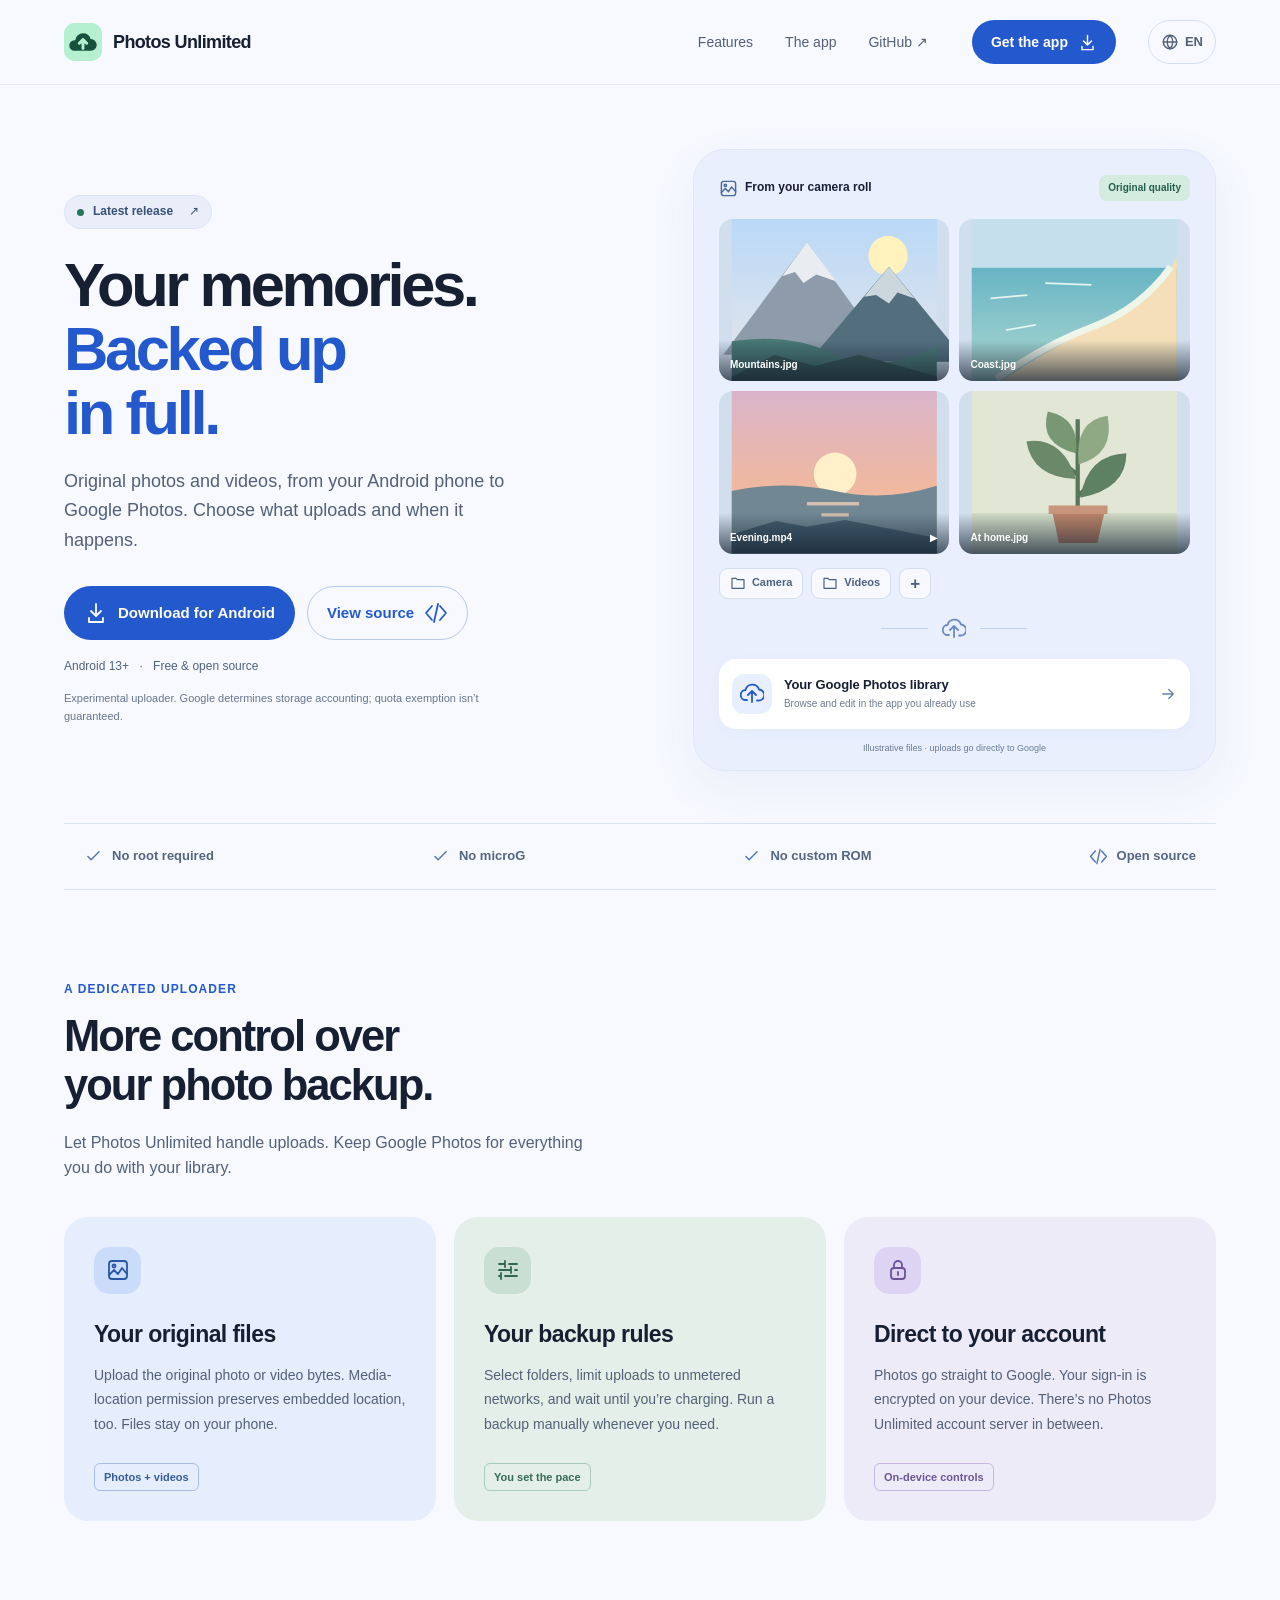
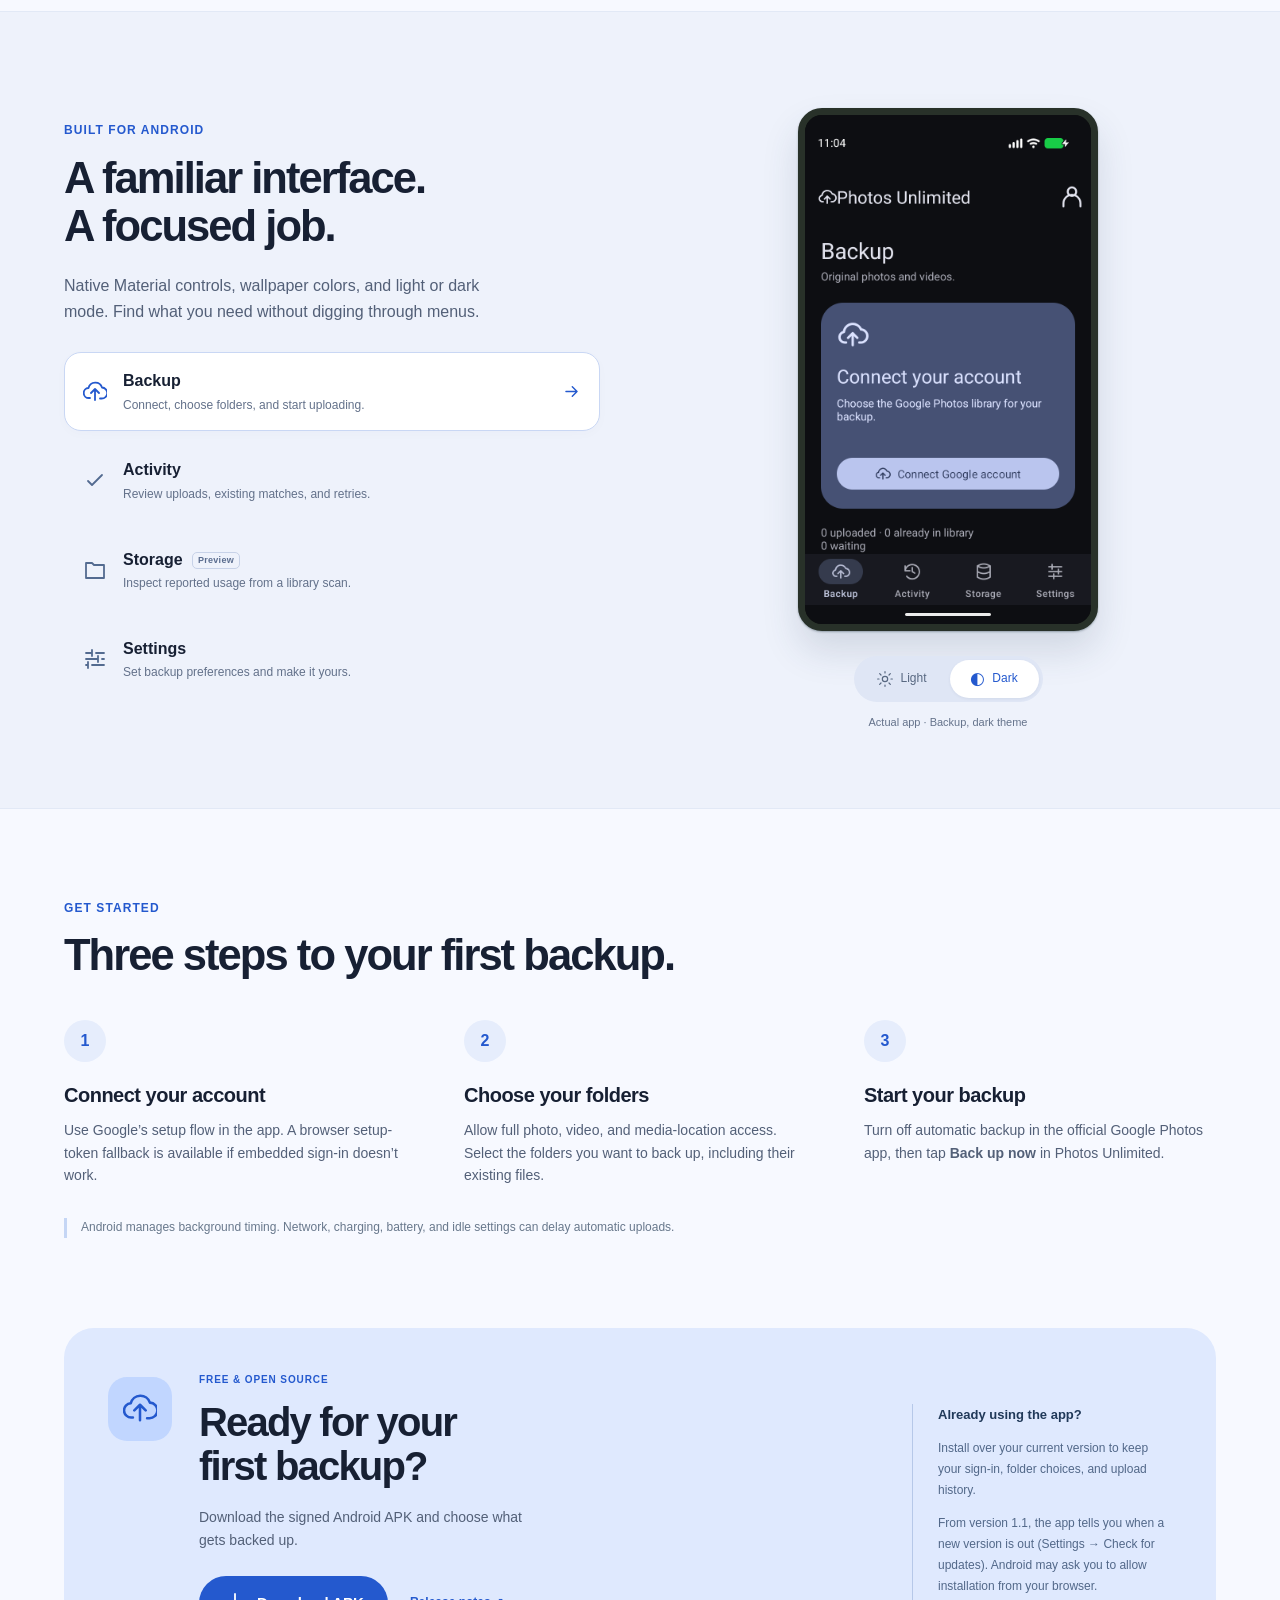
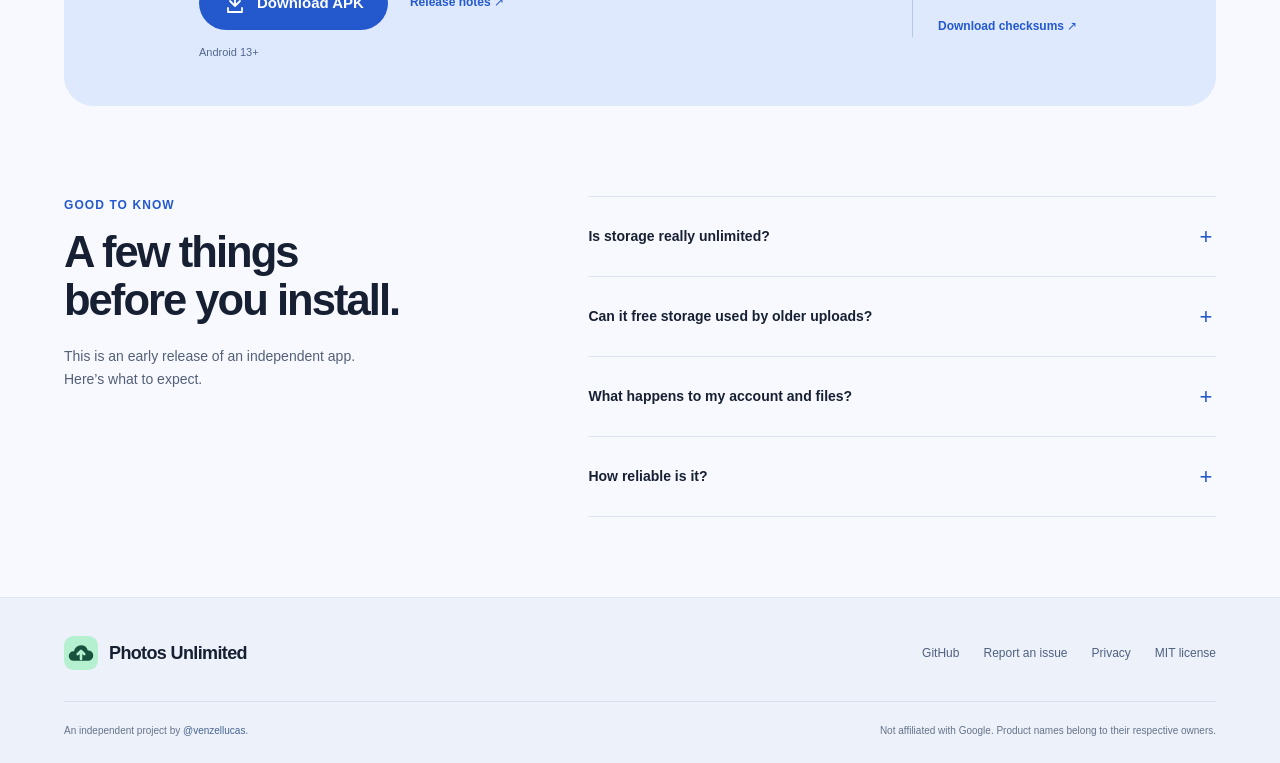
<file: docs/index.html>
<!doctype html>
<html lang="en">
<head>
  <meta charset="utf-8">
  <meta name="viewport" content="width=device-width,initial-scale=1">
  <meta name="theme-color" content="#f7f9ff">
  <title>Photos Unlimited — Original photo backup for Android</title>
  <meta name="description" content="Back up original photos and videos to Google Photos. Choose your folders, control when uploads run, and keep using the Google Photos app you know. Free and open source for Android.">
  <link rel="canonical" href="https://venzellucas.github.io/photos-unlimited/">
  <link rel="alternate" hreflang="en" href="https://venzellucas.github.io/photos-unlimited/">
  <link rel="alternate" hreflang="pt-BR" href="https://venzellucas.github.io/photos-unlimited/pt-BR/">
  <link rel="alternate" hreflang="es" href="https://venzellucas.github.io/photos-unlimited/es/">
  <link rel="alternate" hreflang="zh-Hans" href="https://venzellucas.github.io/photos-unlimited/zh-Hans/">
  <link rel="alternate" hreflang="ja" href="https://venzellucas.github.io/photos-unlimited/ja/">
  <link rel="alternate" hreflang="x-default" href="https://venzellucas.github.io/photos-unlimited/">
  <link rel="icon" href="icon.svg" type="image/svg+xml">
  <meta property="og:type" content="website">
  <meta property="og:title" content="Photos Unlimited — Original photo backup for Android">
  <meta property="og:description" content="Your folders. Your originals. A dedicated Android uploader for Google Photos.">
  <meta property="og:url" content="https://venzellucas.github.io/photos-unlimited/">
  <meta property="og:image" content="https://venzellucas.github.io/photos-unlimited/media/backup-dark.png">
  <link rel="stylesheet" href="style.css">
  <script type="application/json" id="site-text">{"screens":{"backup":{"label":"Backup","description":"showing Connect your account"},"activity":{"label":"Activity","description":"with an empty upload history"},"storage":{"label":"Storage","description":"showing the library-scan preview before connecting an account"},"settings":{"label":"Settings","description":"showing backup preferences and theme controls"}},"themes":{"dark":"dark","light":"light"},"alt":"The app’s {theme} {screen} screen, {description}","label":"{screen}, {theme} theme","caption":"Actual app · {label}"}</script>
  <script src="site.js" defer></script>
</head>
<body>
<svg class="svg-library" xmlns="http://www.w3.org/2000/svg" aria-hidden="true"><defs>
  <symbol id="i-upload" viewBox="0 0 24 24"><path d="M7 18H6a5 5 0 0 1-.5-10A7 7 0 0 1 19 7.5a5.5 5.5 0 0 1-.5 11H17M12 20V9m-4 4 4-4 4 4"/></symbol>
  <symbol id="i-arrow" viewBox="0 0 24 24"><path d="M5 12h14m-6-6 6 6-6 6"/></symbol>
  <symbol id="i-download" viewBox="0 0 24 24"><path d="M12 3v12m-5-5 5 5 5-5M5 17v4h14v-4"/></symbol>
  <symbol id="i-folder" viewBox="0 0 24 24"><path d="M3 7V5h6l2 2h10v13H3Z"/></symbol>
  <symbol id="i-photo" viewBox="0 0 24 24"><rect x="3" y="3" width="18" height="18" rx="3"/><circle cx="8" cy="8" r="1.5"/><path d="m3 17 5-5 4 4 4-6 5 6"/></symbol>
  <symbol id="i-globe" viewBox="0 0 24 24"><circle cx="12" cy="12" r="9"/><path d="M3 12h18M12 3c2.5 2.6 3.8 5.6 3.8 9s-1.3 6.4-3.8 9c-2.5-2.6-3.8-5.6-3.8-9S9.5 5.6 12 3Z"/></symbol>
  <symbol id="i-check" viewBox="0 0 24 24"><path d="m5 12 4 4L19 6"/></symbol>
  <symbol id="i-lock" viewBox="0 0 24 24"><rect x="5" y="10" width="14" height="11" rx="3"/><path d="M8 10V7a4 4 0 0 1 8 0v3m-4 4v3"/></symbol>
  <symbol id="i-tune" viewBox="0 0 24 24"><path d="M3 6h6m4 0h8M3 12h12m4 0h2M3 18h2m4 0h12M9 3v6m6 0v6M5 15v6"/></symbol>
  <symbol id="i-code" viewBox="0 0 24 24"><path d="m8 5-6 7 6 7m8-14 6 7-6 7M14 3l-4 18"/></symbol>
  <symbol id="i-sun" viewBox="0 0 24 24"><circle cx="12" cy="12" r="4"/><path d="M12 1v2m0 18v2M1 12h2m18 0h2M4 4l2 2m12 12 2 2M4 20l2-2M18 6l2-2"/></symbol>
</defs></svg>
<a class="skip" href="#main">Skip to content</a>
<header class="site-header"><div class="wrap nav-row">
  <a class="brand" href="./"><img src="icon.svg" width="38" height="38" alt=""><span>Photos Unlimited</span></a>
  <nav aria-label="Main navigation"><a href="#features">Features</a><a href="#app">The app</a><a href="https://github.com/venzellucas/photos-unlimited">GitHub <span aria-hidden="true">↗</span></a></nav>
  <a class="button compact" href="#download">Get the app <svg class="icon" aria-hidden="true"><use href="#i-download"/></svg></a>
  <details class="lang"><summary aria-label="Language: English"><svg class="icon" aria-hidden="true"><use href="#i-globe"/></svg><span>EN</span></summary><ul><li><a href="./" hreflang="en" lang="en" aria-current="page">English</a></li><li><a href="pt-BR/" hreflang="pt-BR" lang="pt-BR">Português (Brasil)</a></li><li><a href="es/" hreflang="es" lang="es">Español</a></li><li><a href="zh-Hans/" hreflang="zh-Hans" lang="zh-Hans">简体中文</a></li><li><a href="ja/" hreflang="ja" lang="ja">日本語</a></li></ul></details>
</div></header>
<main id="main">
<section class="wrap hero" aria-labelledby="hero-title">
  <div class="hero-copy">
    <a class="release-badge" href="https://github.com/venzellucas/photos-unlimited/releases/latest"><span class="status-dot" aria-hidden="true"></span> Latest release <span aria-hidden="true">↗</span></a>
    <h1 id="hero-title">Your memories.<br><span>Backed up<br class="hero-break"> in full.</span></h1>
    <p class="hero-description">Original photos and videos, from your Android phone to Google Photos. Choose what uploads and when it happens.</p>
    <div class="hero-actions"><a class="button" href="https://github.com/venzellucas/photos-unlimited/releases/latest/download/Photos-Unlimited.apk"><svg class="icon" aria-hidden="true"><use href="#i-download"/></svg> Download for Android</a><a class="button secondary" href="https://github.com/venzellucas/photos-unlimited">View source <svg class="icon" aria-hidden="true"><use href="#i-code"/></svg></a></div>
    <p class="hero-meta">Android 13+ <span>·</span> Free &amp; open source</p>
    <p class="hero-note">Experimental uploader. Google determines storage accounting; quota exemption isn’t guaranteed.</p>
  </div>
  <figure class="backup-visual" aria-label="Illustration of selected photo and video folders uploading directly to Google Photos">
    <div class="visual-top"><span><svg class="icon" aria-hidden="true"><use href="#i-photo"/></svg> From your camera roll</span><span class="original-pill">Original quality</span></div>
    <div class="photo-grid" aria-hidden="true">
      <div class="landscape mountain"><svg viewBox="0 0 240 190"><defs><linearGradient id="sky-a" x2="0" y2="1"><stop stop-color="#b9d8f8"/><stop offset="1" stop-color="#e8e7e8"/></linearGradient></defs><path fill="url(#sky-a)" d="M0 0h240v190H0z"/><circle fill="#fff2bd" cx="183" cy="43" r="23"/><path fill="#8d9bab" d="m-10 159 98-132 95 132"/><path fill="#e9edf2" d="m59 67 29-40 34 46-23-8-15 10-10-13Z"/><path fill="#536f7e" d="m90 167 94-111 91 111"/><path fill="#cbd7dd" d="m155 91 29-35 30 37-20-7-10 13-15-10Z"/><path fill="#497875" d="M0 143q70-10 119 15t121-8v40H0Z"/><path fill="#365653" d="m0 185 50-26 47 13 52-13 91 25v6H0Z"/></svg><span>Mountains.jpg</span></div>
      <div class="landscape coast"><svg viewBox="0 0 240 190"><defs><linearGradient id="sea-a" x2="0" y2="1"><stop stop-color="#67b4c5"/><stop offset="1" stop-color="#afd9d1"/></linearGradient></defs><path fill="#c5e0ec" d="M0 0h240v190H0z"/><path fill="url(#sea-a)" d="M0 57h240v133H0z"/><path fill="#f4dfb9" d="M240 45q-28 49-89 78T34 190h206Z"/><path fill="none" stroke="#eef5e9" stroke-width="8" d="M233 56q-35 49-91 70T29 187"/><path fill="none" stroke="#e4f4f0" stroke-width="2" d="m22 93 43-4m21-14 54 2M40 130l35-6"/></svg><span>Coast.jpg</span></div>
      <div class="landscape sunset"><svg viewBox="0 0 240 190"><defs><linearGradient id="sunset-a" x2="0" y2="1"><stop stop-color="#d9b4ca"/><stop offset=".6" stop-color="#f0b8a0"/><stop offset="1" stop-color="#f7d1a1"/></linearGradient></defs><path fill="url(#sunset-a)" d="M0 0h240v190H0z"/><circle fill="#fff0c9" cx="121" cy="97" r="25"/><path fill="#718794" d="M0 117q61-13 121 0t119-6v79H0Z"/><path fill="none" stroke="#d3bdaf" stroke-width="4" d="M88 132h61m-44 13h32m-21 12h10"/><path fill="#425c6c" d="m0 168 52-16 36 7 45-8 107 21v18H0Z"/></svg><span>Evening.mp4 <b>▶</b></span></div>
      <div class="landscape plant"><svg viewBox="0 0 240 190"><path fill="#e1e6d5" d="M0 0h240v190H0z"/><path fill="#d0dac5" d="M0 143h240v47H0z"/><path fill="none" stroke="#58765a" stroke-width="5" d="M124 144V33m0 65L78 62m46 61 48-44"/><path fill="#789773" d="M122 73Q78 62 89 24q38 8 33 49"/><path fill="#6a8969" d="M122 103q-51-2-58-44 42-6 58 44"/><path fill="#8fa985" d="M125 86q-5-52 34-57 9 45-34 57"/><path fill="#5e8163" d="M127 125q9-51 54-52 0 42-54 52"/><path fill="#b98268" d="m93 135 9 43h45l10-43Z"/><path fill="#c7947c" d="M90 134h69v10H90Z"/></svg><span>At home.jpg</span></div>
    </div>
    <div class="folder-chips"><span><svg class="icon" aria-hidden="true"><use href="#i-folder"/></svg> Camera</span><span><svg class="icon" aria-hidden="true"><use href="#i-folder"/></svg> Videos</span><span class="add-folder" aria-hidden="true">+</span></div>
    <div class="transfer-line"><span></span><svg class="icon" aria-hidden="true"><use href="#i-upload"/></svg><span></span></div>
    <div class="destination"><div class="destination-icon"><svg class="icon" aria-hidden="true"><use href="#i-upload"/></svg></div><div><strong>Your Google Photos library</strong><small>Browse and edit in the app you already use</small></div><svg class="icon arrow-icon" aria-hidden="true"><use href="#i-arrow"/></svg></div>
    <figcaption>Illustrative files · uploads go directly to Google</figcaption>
  </figure>
</section>
<section class="wrap quick-facts" aria-label="App requirements"><span><svg class="icon" aria-hidden="true"><use href="#i-check"/></svg> No root required</span><span><svg class="icon" aria-hidden="true"><use href="#i-check"/></svg> No microG</span><span><svg class="icon" aria-hidden="true"><use href="#i-check"/></svg> No custom ROM</span><span><svg class="icon" aria-hidden="true"><use href="#i-code"/></svg> Open source</span></section>
<section class="wrap section" id="features" aria-labelledby="features-title">
  <div class="section-heading"><p class="eyebrow">A dedicated uploader</p><h2 id="features-title">More control over<br>your photo backup.</h2><p>Let Photos Unlimited handle uploads. Keep Google Photos for everything you do with your library.</p></div>
  <div class="feature-grid">
    <article class="feature-card blue"><div class="feature-icon"><svg class="icon" aria-hidden="true"><use href="#i-photo"/></svg></div><h3>Your original files</h3><p>Upload the original photo or video bytes. Media-location permission preserves embedded location, too. Files stay on your phone.</p><span class="feature-tag">Photos + videos</span></article>
    <article class="feature-card green"><div class="feature-icon"><svg class="icon" aria-hidden="true"><use href="#i-tune"/></svg></div><h3>Your backup rules</h3><p>Select folders, limit uploads to unmetered networks, and wait until you’re charging. Run a backup manually whenever you need.</p><span class="feature-tag">You set the pace</span></article>
    <article class="feature-card lavender"><div class="feature-icon"><svg class="icon" aria-hidden="true"><use href="#i-lock"/></svg></div><h3>Direct to your account</h3><p>Photos go straight to Google. Your sign-in is encrypted on your device. There’s no Photos Unlimited account server in between.</p><span class="feature-tag">On-device controls</span></article>
  </div>
</section>
<section class="app-section" id="app" aria-labelledby="app-title"><div class="wrap app-grid">
  <div class="app-copy"><p class="eyebrow">Built for Android</p><h2 id="app-title">A familiar interface.<br>A focused job.</h2><p class="app-intro">Native Material controls, wallpaper colors, and light or dark mode. Find what you need without digging through menus.</p>
    <div class="screen-tabs" role="tablist" aria-label="Explore app screens">
      <button type="button" role="tab" id="tab-backup" aria-selected="true" aria-controls="screen-panel" data-screen="backup"><svg class="icon" aria-hidden="true"><use href="#i-upload"/></svg><span>Backup<small>Connect, choose folders, and start uploading.</small></span><svg class="icon tab-arrow" aria-hidden="true"><use href="#i-arrow"/></svg></button>
      <button type="button" role="tab" id="tab-activity" aria-selected="false" aria-controls="screen-panel" tabindex="-1" data-screen="activity"><svg class="icon" aria-hidden="true"><use href="#i-check"/></svg><span>Activity<small>Review uploads, existing matches, and retries.</small></span><svg class="icon tab-arrow" aria-hidden="true"><use href="#i-arrow"/></svg></button>
      <button type="button" role="tab" id="tab-storage" aria-selected="false" aria-controls="screen-panel" tabindex="-1" data-screen="storage"><svg class="icon" aria-hidden="true"><use href="#i-folder"/></svg><span>Storage <b class="preview-label">Preview</b><small>Inspect reported usage from a library scan.</small></span><svg class="icon tab-arrow" aria-hidden="true"><use href="#i-arrow"/></svg></button>
      <button type="button" role="tab" id="tab-settings" aria-selected="false" aria-controls="screen-panel" tabindex="-1" data-screen="settings"><svg class="icon" aria-hidden="true"><use href="#i-tune"/></svg><span>Settings<small>Set backup preferences and make it yours.</small></span><svg class="icon tab-arrow" aria-hidden="true"><use href="#i-arrow"/></svg></button>
    </div>
  </div>
  <div class="screen-panel" id="screen-panel" role="tabpanel" aria-labelledby="tab-backup" tabindex="0">
    <div class="screenshot-frame"><img id="app-screenshot" src="media/backup-dark.png" width="720" height="1280" loading="lazy" alt="The app’s dark Backup screen, showing Connect your account"></div>
    <div class="appearance-control" id="appearance-control" role="group" aria-label="Backup screen appearance"><button type="button" data-appearance="light" aria-pressed="false"><svg class="icon" aria-hidden="true"><use href="#i-sun"/></svg> Light</button><button type="button" data-appearance="dark" aria-pressed="true"><span aria-hidden="true">◐</span> Dark</button></div>
    <p class="screen-caption" id="screen-caption">Actual app · Backup, dark theme</p>
    <noscript><p>Enable JavaScript to switch the screen preview.</p></noscript>
  </div>
</div></section>
<section class="wrap section setup-section" aria-labelledby="setup-title"><div class="section-heading"><p class="eyebrow">Get started</p><h2 id="setup-title">Three steps to your first backup.</h2></div>
  <ol class="setup-steps"><li><span class="step-number">1</span><h3>Connect your account</h3><p>Use Google’s setup flow in the app. A browser setup-token fallback is available if embedded sign-in doesn’t work.</p></li><li><span class="step-number">2</span><h3>Choose your folders</h3><p>Allow full photo, video, and media-location access. Select the folders you want to back up, including their existing files.</p></li><li><span class="step-number">3</span><h3>Start your backup</h3><p>Turn off automatic backup in the official Google Photos app, then tap <strong>Back up now</strong> in Photos Unlimited.</p></li></ol>
  <p class="scheduling-note">Android manages background timing. Network, charging, battery, and idle settings can delay automatic uploads.</p>
</section>
<section class="wrap download-wrap" id="download" aria-labelledby="download-title"><div class="download-card">
  <div class="download-icon"><svg class="icon" aria-hidden="true"><use href="#i-upload"/></svg></div><div class="download-copy"><p class="eyebrow">Free &amp; open source</p><h2 id="download-title">Ready for your<br>first backup?</h2><p>Download the signed Android APK and choose what gets backed up.</p><div class="download-actions"><a class="button" href="https://github.com/venzellucas/photos-unlimited/releases/latest/download/Photos-Unlimited.apk"><svg class="icon" aria-hidden="true"><use href="#i-download"/></svg> Download APK</a><a href="https://github.com/venzellucas/photos-unlimited/releases/latest">Release notes <span aria-hidden="true">↗</span></a></div><p class="download-meta">Android 13+</p></div>
  <aside class="install-note"><strong>Already using the app?</strong><p>Install over your current version to keep your sign-in, folder choices, and upload history.</p><p>From version 1.1, the app tells you when a new version is out (Settings → Check for updates). Android may ask you to allow installation from your browser.</p><a href="https://github.com/venzellucas/photos-unlimited/releases/latest/download/SHA256SUMS.txt">Download checksums <span aria-hidden="true">↗</span></a></aside>
</div></section>
<section class="wrap section faq-section" aria-labelledby="faq-title"><div><p class="eyebrow">Good to know</p><h2 id="faq-title">A few things<br>before you install.</h2><p>This is an early release of an independent app. Here’s what to expect.</p></div><div class="faq-list">
  <details><summary>Is storage really unlimited?<span aria-hidden="true">+</span></summary><p>The app uses an undocumented mobile protocol and requests original-quality treatment with a Pixel upload profile. Google controls acceptance and quota accounting, so an accepted upload does not guarantee storage exemption. Verify fresh sample uploads and actual storage usage before relying on it. Existing matches retain their accounting.</p></details>
  <details><summary>Can it free storage used by older uploads?<span aria-hidden="true">+</span></summary><p>Yes, with Free up storage. Each item's original is verified byte-for-byte against Google's own checksum and kept on your phone before the item is deleted and uploaded again, so embedded metadata such as dates and location stays intact. Turn off Google Photos backup first. Albums, faces and edits made inside Google Photos are not kept. Start with a few items.</p></details>
  <details><summary>What happens to my account and files?<span aria-hidden="true">+</span></summary><p>The app sends files directly to Google and keeps your sign-in encrypted in private Android app storage, excluded from Android backup. Profile photos and the optional storage inventory are cached locally. Once a day while the app is open, it asks GitHub whether a newer version exists; you can turn this off. There is no project-owned account server or analytics SDK. Read the <a href="https://github.com/venzellucas/photos-unlimited/blob/main/PRIVACY.md">privacy notes</a>.</p></details>
  <details><summary>How reliable is it?<span aria-hidden="true">+</span></summary><p>Core uploads have been used on a real device. Each release passes the automated tests and a signed upgrade check. Version 1.0.0 also had an independent security review. Live storage accounting is not fully validated. Google can change the undocumented methods. Interrupted transfers restart the file. Motion Photos are supported; paired iPhone Live Photos are not replaced.</p></details>
</div></section>
</main>
<footer class="site-footer"><div class="wrap footer-top"><a class="brand" href="./"><img src="icon.svg" width="34" height="34" alt=""><span>Photos Unlimited</span></a><div class="footer-links"><a href="https://github.com/venzellucas/photos-unlimited">GitHub</a><a href="https://github.com/venzellucas/photos-unlimited/issues">Report an issue</a><a href="https://github.com/venzellucas/photos-unlimited/blob/main/PRIVACY.md">Privacy</a><a href="https://github.com/venzellucas/photos-unlimited/blob/main/LICENSE">MIT license</a></div></div><div class="wrap footer-bottom"><p>An independent project by <a href="https://github.com/venzellucas">@venzellucas</a>.</p><p>Not affiliated with Google. Product names belong to their respective owners.</p></div></footer>
</body>
</html>
</file>
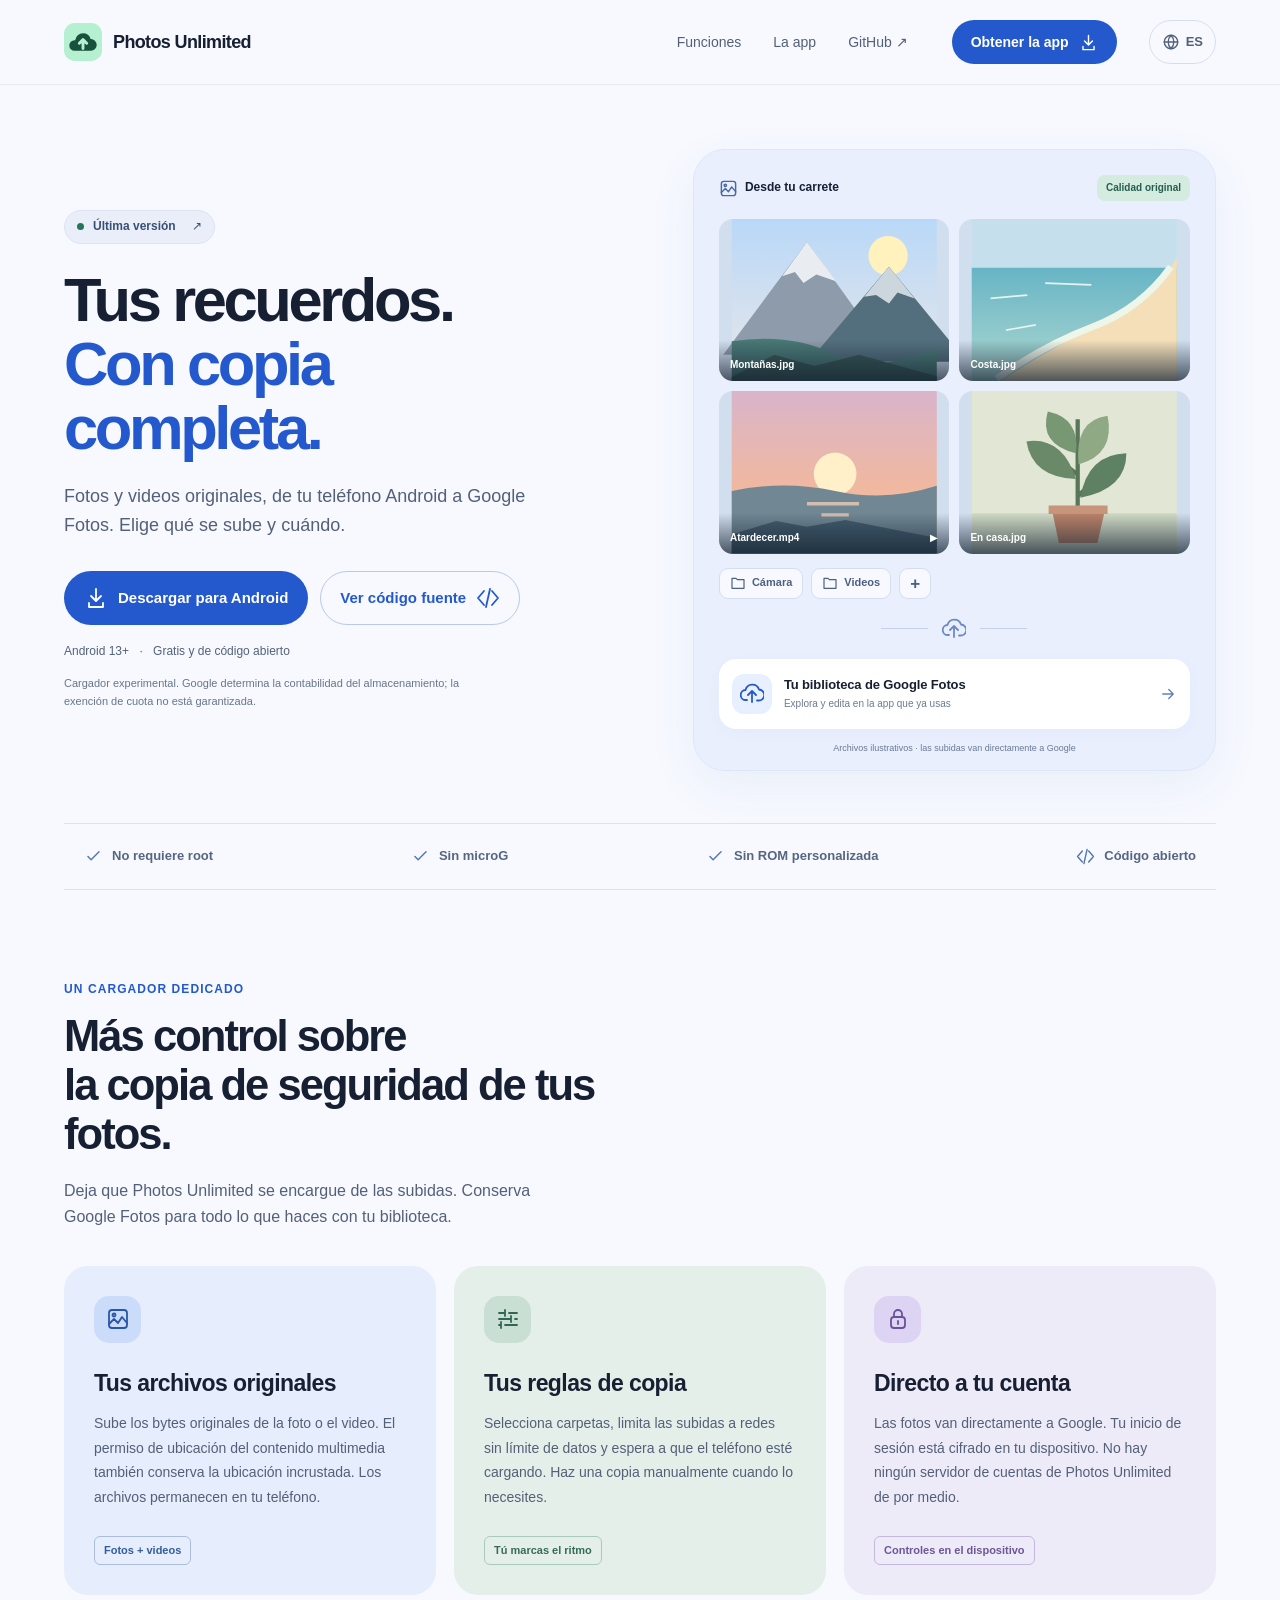
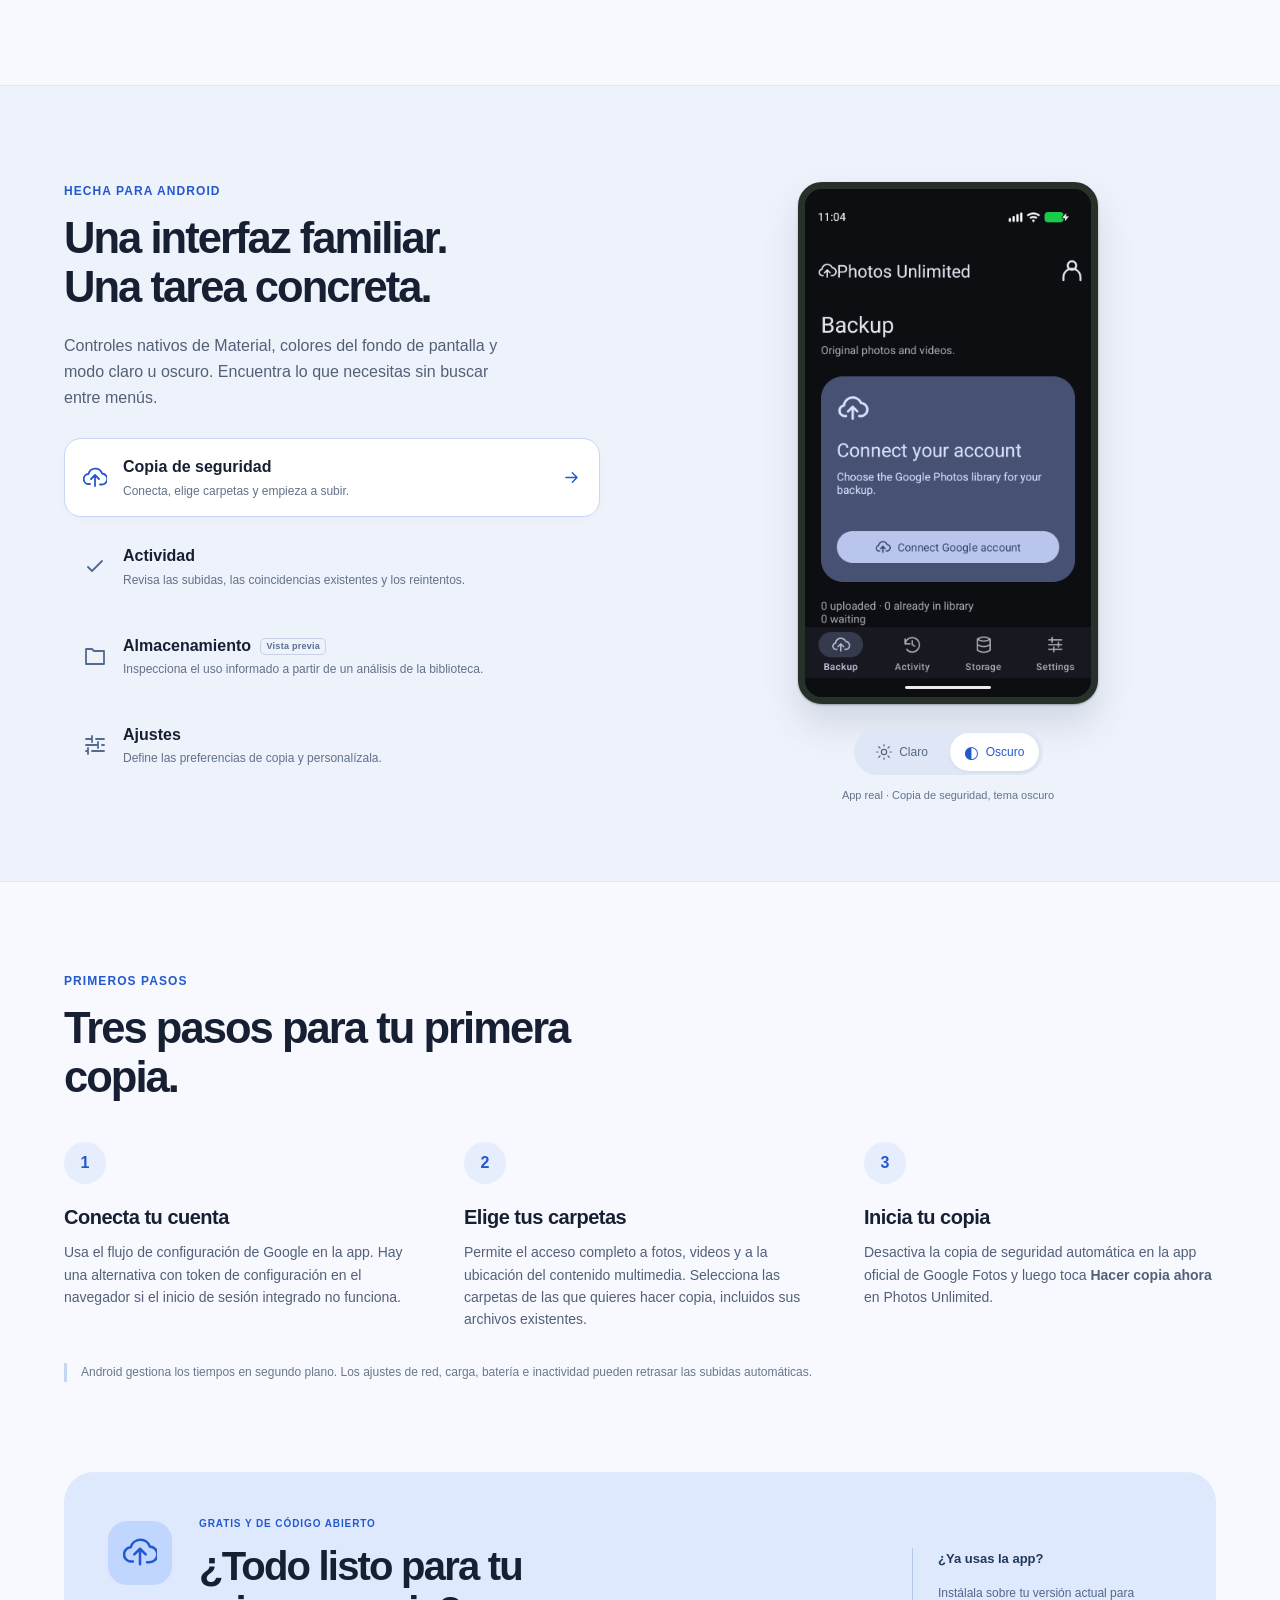
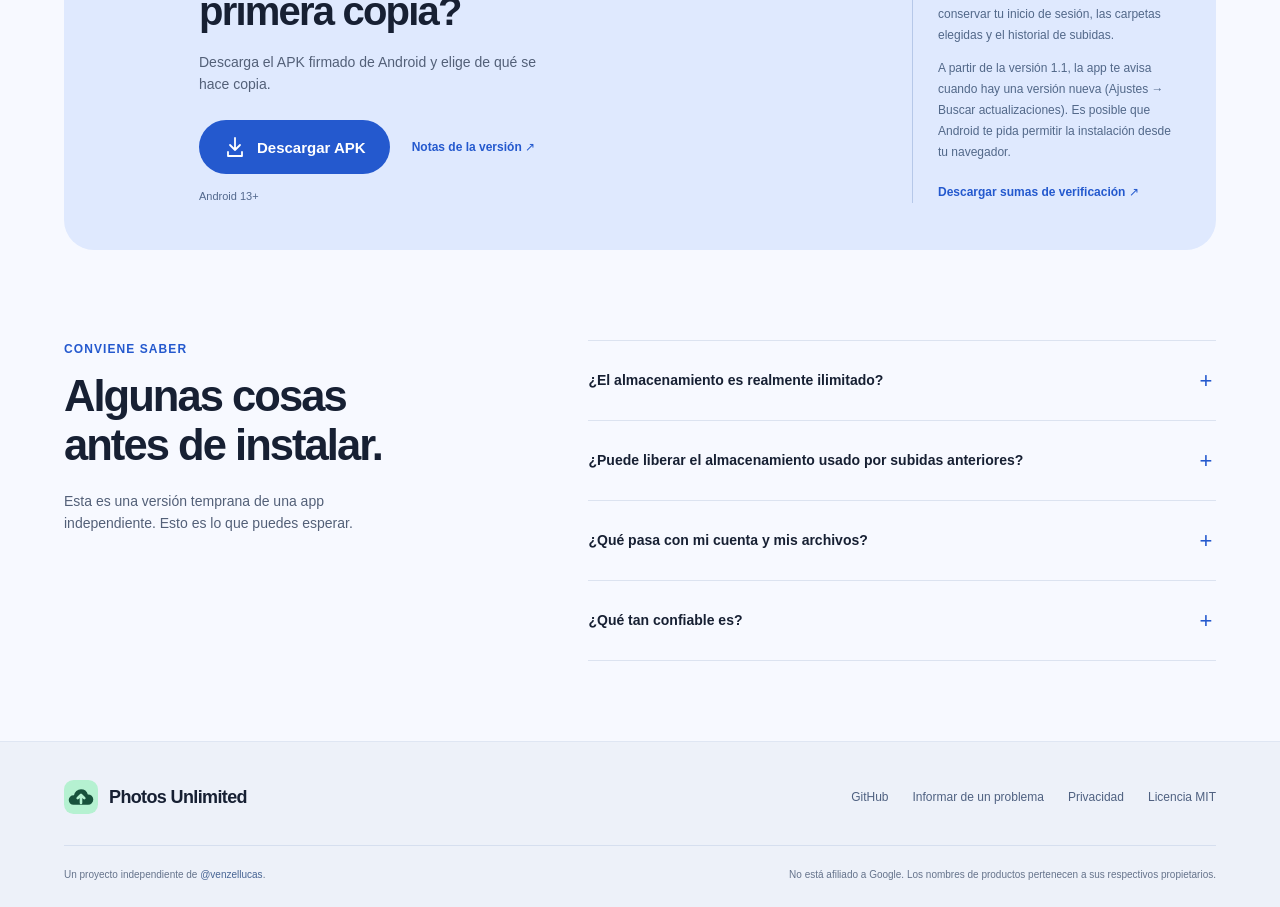
<file: docs/es/index.html>
<!doctype html>
<html lang="es" data-root="../">
<head>
  <meta charset="utf-8">
  <meta name="viewport" content="width=device-width,initial-scale=1">
  <meta name="theme-color" content="#f7f9ff">
  <title>Photos Unlimited — Copia de seguridad de fotos originales para Android</title>
  <meta name="description" content="Haz copias de seguridad de tus fotos y videos originales en Google Fotos. Elige tus carpetas, controla cuándo se hacen las subidas y sigue usando la app de Google Fotos que ya conoces. Gratis y de código abierto para Android.">
  <link rel="canonical" href="https://venzellucas.github.io/photos-unlimited/es/">
  <link rel="alternate" hreflang="en" href="https://venzellucas.github.io/photos-unlimited/">
  <link rel="alternate" hreflang="pt-BR" href="https://venzellucas.github.io/photos-unlimited/pt-BR/">
  <link rel="alternate" hreflang="es" href="https://venzellucas.github.io/photos-unlimited/es/">
  <link rel="alternate" hreflang="zh-Hans" href="https://venzellucas.github.io/photos-unlimited/zh-Hans/">
  <link rel="alternate" hreflang="ja" href="https://venzellucas.github.io/photos-unlimited/ja/">
  <link rel="alternate" hreflang="x-default" href="https://venzellucas.github.io/photos-unlimited/">
  <link rel="icon" href="../icon.svg" type="image/svg+xml">
  <meta property="og:type" content="website">
  <meta property="og:title" content="Photos Unlimited — Copia de seguridad de fotos originales para Android">
  <meta property="og:description" content="Tus carpetas. Tus originales. Un cargador de Android dedicado para Google Fotos.">
  <meta property="og:url" content="https://venzellucas.github.io/photos-unlimited/es/">
  <meta property="og:image" content="https://venzellucas.github.io/photos-unlimited/media/backup-dark.png">
  <link rel="stylesheet" href="../style.css">
  <script type="application/json" id="site-text">{"screens":{"backup":{"label":"Copia de seguridad","description":"con Conectar tu cuenta"},"activity":{"label":"Actividad","description":"con un historial de subidas vacío"},"storage":{"label":"Almacenamiento","description":"con la vista previa del análisis de la biblioteca antes de conectar una cuenta"},"settings":{"label":"Ajustes","description":"con las preferencias de copia y los controles de tema"}},"themes":{"dark":"oscuro","light":"claro"},"alt":"La pantalla {screen} de la app en tema {theme}, {description}","label":"{screen}, tema {theme}","caption":"App real · {label}"}</script>
  <script src="../site.js" defer></script>
</head>
<body>
<svg class="svg-library" xmlns="http://www.w3.org/2000/svg" aria-hidden="true"><defs>
  <symbol id="i-upload" viewBox="0 0 24 24"><path d="M7 18H6a5 5 0 0 1-.5-10A7 7 0 0 1 19 7.5a5.5 5.5 0 0 1-.5 11H17M12 20V9m-4 4 4-4 4 4"/></symbol>
  <symbol id="i-arrow" viewBox="0 0 24 24"><path d="M5 12h14m-6-6 6 6-6 6"/></symbol>
  <symbol id="i-download" viewBox="0 0 24 24"><path d="M12 3v12m-5-5 5 5 5-5M5 17v4h14v-4"/></symbol>
  <symbol id="i-folder" viewBox="0 0 24 24"><path d="M3 7V5h6l2 2h10v13H3Z"/></symbol>
  <symbol id="i-photo" viewBox="0 0 24 24"><rect x="3" y="3" width="18" height="18" rx="3"/><circle cx="8" cy="8" r="1.5"/><path d="m3 17 5-5 4 4 4-6 5 6"/></symbol>
  <symbol id="i-globe" viewBox="0 0 24 24"><circle cx="12" cy="12" r="9"/><path d="M3 12h18M12 3c2.5 2.6 3.8 5.6 3.8 9s-1.3 6.4-3.8 9c-2.5-2.6-3.8-5.6-3.8-9S9.5 5.6 12 3Z"/></symbol>
  <symbol id="i-check" viewBox="0 0 24 24"><path d="m5 12 4 4L19 6"/></symbol>
  <symbol id="i-lock" viewBox="0 0 24 24"><rect x="5" y="10" width="14" height="11" rx="3"/><path d="M8 10V7a4 4 0 0 1 8 0v3m-4 4v3"/></symbol>
  <symbol id="i-tune" viewBox="0 0 24 24"><path d="M3 6h6m4 0h8M3 12h12m4 0h2M3 18h2m4 0h12M9 3v6m6 0v6M5 15v6"/></symbol>
  <symbol id="i-code" viewBox="0 0 24 24"><path d="m8 5-6 7 6 7m8-14 6 7-6 7M14 3l-4 18"/></symbol>
  <symbol id="i-sun" viewBox="0 0 24 24"><circle cx="12" cy="12" r="4"/><path d="M12 1v2m0 18v2M1 12h2m18 0h2M4 4l2 2m12 12 2 2M4 20l2-2M18 6l2-2"/></symbol>
</defs></svg>
<a class="skip" href="#main">Saltar al contenido</a>
<header class="site-header"><div class="wrap nav-row">
  <a class="brand" href="./"><img src="../icon.svg" width="38" height="38" alt=""><span>Photos Unlimited</span></a>
  <nav aria-label="Navegación principal"><a href="#features">Funciones</a><a href="#app">La app</a><a href="https://github.com/venzellucas/photos-unlimited/blob/main/README.es.md">GitHub <span aria-hidden="true">↗</span></a></nav>
  <a class="button compact" href="#download">Obtener la app <svg class="icon" aria-hidden="true"><use href="#i-download"/></svg></a>
  <details class="lang"><summary aria-label="Idioma: Español"><svg class="icon" aria-hidden="true"><use href="#i-globe"/></svg><span>ES</span></summary><ul><li><a href="../" hreflang="en" lang="en">English</a></li><li><a href="../pt-BR/" hreflang="pt-BR" lang="pt-BR">Português (Brasil)</a></li><li><a href="../es/" hreflang="es" lang="es" aria-current="page">Español</a></li><li><a href="../zh-Hans/" hreflang="zh-Hans" lang="zh-Hans">简体中文</a></li><li><a href="../ja/" hreflang="ja" lang="ja">日本語</a></li></ul></details>
</div></header>
<main id="main">
<section class="wrap hero" aria-labelledby="hero-title">
  <div class="hero-copy">
    <a class="release-badge" href="https://github.com/venzellucas/photos-unlimited/releases/latest"><span class="status-dot" aria-hidden="true"></span> Última versión <span aria-hidden="true">↗</span></a>
    <h1 id="hero-title">Tus recuerdos.<br><span>Con copia<br class="hero-break"> completa.</span></h1>
    <p class="hero-description">Fotos y videos originales, de tu teléfono Android a Google Fotos. Elige qué se sube y cuándo.</p>
    <div class="hero-actions"><a class="button" href="https://github.com/venzellucas/photos-unlimited/releases/latest/download/Photos-Unlimited.apk"><svg class="icon" aria-hidden="true"><use href="#i-download"/></svg> Descargar para Android</a><a class="button secondary" href="https://github.com/venzellucas/photos-unlimited/blob/main/README.es.md">Ver código fuente <svg class="icon" aria-hidden="true"><use href="#i-code"/></svg></a></div>
    <p class="hero-meta">Android 13+ <span>·</span> Gratis y de código abierto</p>
    <p class="hero-note">Cargador experimental. Google determina la contabilidad del almacenamiento; la exención de cuota no está garantizada.</p>
  </div>
  <figure class="backup-visual" aria-label="Ilustración de las carpetas de fotos y videos seleccionadas que se suben directamente a Google Fotos">
    <div class="visual-top"><span><svg class="icon" aria-hidden="true"><use href="#i-photo"/></svg> Desde tu carrete</span><span class="original-pill">Calidad original</span></div>
    <div class="photo-grid" aria-hidden="true">
      <div class="landscape mountain"><svg viewBox="0 0 240 190"><defs><linearGradient id="sky-a" x2="0" y2="1"><stop stop-color="#b9d8f8"/><stop offset="1" stop-color="#e8e7e8"/></linearGradient></defs><path fill="url(#sky-a)" d="M0 0h240v190H0z"/><circle fill="#fff2bd" cx="183" cy="43" r="23"/><path fill="#8d9bab" d="m-10 159 98-132 95 132"/><path fill="#e9edf2" d="m59 67 29-40 34 46-23-8-15 10-10-13Z"/><path fill="#536f7e" d="m90 167 94-111 91 111"/><path fill="#cbd7dd" d="m155 91 29-35 30 37-20-7-10 13-15-10Z"/><path fill="#497875" d="M0 143q70-10 119 15t121-8v40H0Z"/><path fill="#365653" d="m0 185 50-26 47 13 52-13 91 25v6H0Z"/></svg><span>Montañas.jpg</span></div>
      <div class="landscape coast"><svg viewBox="0 0 240 190"><defs><linearGradient id="sea-a" x2="0" y2="1"><stop stop-color="#67b4c5"/><stop offset="1" stop-color="#afd9d1"/></linearGradient></defs><path fill="#c5e0ec" d="M0 0h240v190H0z"/><path fill="url(#sea-a)" d="M0 57h240v133H0z"/><path fill="#f4dfb9" d="M240 45q-28 49-89 78T34 190h206Z"/><path fill="none" stroke="#eef5e9" stroke-width="8" d="M233 56q-35 49-91 70T29 187"/><path fill="none" stroke="#e4f4f0" stroke-width="2" d="m22 93 43-4m21-14 54 2M40 130l35-6"/></svg><span>Costa.jpg</span></div>
      <div class="landscape sunset"><svg viewBox="0 0 240 190"><defs><linearGradient id="sunset-a" x2="0" y2="1"><stop stop-color="#d9b4ca"/><stop offset=".6" stop-color="#f0b8a0"/><stop offset="1" stop-color="#f7d1a1"/></linearGradient></defs><path fill="url(#sunset-a)" d="M0 0h240v190H0z"/><circle fill="#fff0c9" cx="121" cy="97" r="25"/><path fill="#718794" d="M0 117q61-13 121 0t119-6v79H0Z"/><path fill="none" stroke="#d3bdaf" stroke-width="4" d="M88 132h61m-44 13h32m-21 12h10"/><path fill="#425c6c" d="m0 168 52-16 36 7 45-8 107 21v18H0Z"/></svg><span>Atardecer.mp4 <b>▶</b></span></div>
      <div class="landscape plant"><svg viewBox="0 0 240 190"><path fill="#e1e6d5" d="M0 0h240v190H0z"/><path fill="#d0dac5" d="M0 143h240v47H0z"/><path fill="none" stroke="#58765a" stroke-width="5" d="M124 144V33m0 65L78 62m46 61 48-44"/><path fill="#789773" d="M122 73Q78 62 89 24q38 8 33 49"/><path fill="#6a8969" d="M122 103q-51-2-58-44 42-6 58 44"/><path fill="#8fa985" d="M125 86q-5-52 34-57 9 45-34 57"/><path fill="#5e8163" d="M127 125q9-51 54-52 0 42-54 52"/><path fill="#b98268" d="m93 135 9 43h45l10-43Z"/><path fill="#c7947c" d="M90 134h69v10H90Z"/></svg><span>En casa.jpg</span></div>
    </div>
    <div class="folder-chips"><span><svg class="icon" aria-hidden="true"><use href="#i-folder"/></svg> Cámara</span><span><svg class="icon" aria-hidden="true"><use href="#i-folder"/></svg> Videos</span><span class="add-folder" aria-hidden="true">+</span></div>
    <div class="transfer-line"><span></span><svg class="icon" aria-hidden="true"><use href="#i-upload"/></svg><span></span></div>
    <div class="destination"><div class="destination-icon"><svg class="icon" aria-hidden="true"><use href="#i-upload"/></svg></div><div><strong>Tu biblioteca de Google Fotos</strong><small>Explora y edita en la app que ya usas</small></div><svg class="icon arrow-icon" aria-hidden="true"><use href="#i-arrow"/></svg></div>
    <figcaption>Archivos ilustrativos · las subidas van directamente a Google</figcaption>
  </figure>
</section>
<section class="wrap quick-facts" aria-label="Requisitos de la app"><span><svg class="icon" aria-hidden="true"><use href="#i-check"/></svg> No requiere root</span><span><svg class="icon" aria-hidden="true"><use href="#i-check"/></svg> Sin microG</span><span><svg class="icon" aria-hidden="true"><use href="#i-check"/></svg> Sin ROM personalizada</span><span><svg class="icon" aria-hidden="true"><use href="#i-code"/></svg> Código abierto</span></section>
<section class="wrap section" id="features" aria-labelledby="features-title">
  <div class="section-heading"><p class="eyebrow">Un cargador dedicado</p><h2 id="features-title">Más control sobre<br>la copia de seguridad de tus fotos.</h2><p>Deja que Photos Unlimited se encargue de las subidas. Conserva Google Fotos para todo lo que haces con tu biblioteca.</p></div>
  <div class="feature-grid">
    <article class="feature-card blue"><div class="feature-icon"><svg class="icon" aria-hidden="true"><use href="#i-photo"/></svg></div><h3>Tus archivos originales</h3><p>Sube los bytes originales de la foto o el video. El permiso de ubicación del contenido multimedia también conserva la ubicación incrustada. Los archivos permanecen en tu teléfono.</p><span class="feature-tag">Fotos + videos</span></article>
    <article class="feature-card green"><div class="feature-icon"><svg class="icon" aria-hidden="true"><use href="#i-tune"/></svg></div><h3>Tus reglas de copia</h3><p>Selecciona carpetas, limita las subidas a redes sin límite de datos y espera a que el teléfono esté cargando. Haz una copia manualmente cuando lo necesites.</p><span class="feature-tag">Tú marcas el ritmo</span></article>
    <article class="feature-card lavender"><div class="feature-icon"><svg class="icon" aria-hidden="true"><use href="#i-lock"/></svg></div><h3>Directo a tu cuenta</h3><p>Las fotos van directamente a Google. Tu inicio de sesión está cifrado en tu dispositivo. No hay ningún servidor de cuentas de Photos Unlimited de por medio.</p><span class="feature-tag">Controles en el dispositivo</span></article>
  </div>
</section>
<section class="app-section" id="app" aria-labelledby="app-title"><div class="wrap app-grid">
  <div class="app-copy"><p class="eyebrow">Hecha para Android</p><h2 id="app-title">Una interfaz familiar.<br>Una tarea concreta.</h2><p class="app-intro">Controles nativos de Material, colores del fondo de pantalla y modo claro u oscuro. Encuentra lo que necesitas sin buscar entre menús.</p>
    <div class="screen-tabs" role="tablist" aria-label="Explorar las pantallas de la app">
      <button type="button" role="tab" id="tab-backup" aria-selected="true" aria-controls="screen-panel" data-screen="backup"><svg class="icon" aria-hidden="true"><use href="#i-upload"/></svg><span>Copia de seguridad<small>Conecta, elige carpetas y empieza a subir.</small></span><svg class="icon tab-arrow" aria-hidden="true"><use href="#i-arrow"/></svg></button>
      <button type="button" role="tab" id="tab-activity" aria-selected="false" aria-controls="screen-panel" tabindex="-1" data-screen="activity"><svg class="icon" aria-hidden="true"><use href="#i-check"/></svg><span>Actividad<small>Revisa las subidas, las coincidencias existentes y los reintentos.</small></span><svg class="icon tab-arrow" aria-hidden="true"><use href="#i-arrow"/></svg></button>
      <button type="button" role="tab" id="tab-storage" aria-selected="false" aria-controls="screen-panel" tabindex="-1" data-screen="storage"><svg class="icon" aria-hidden="true"><use href="#i-folder"/></svg><span>Almacenamiento <b class="preview-label">Vista previa</b><small>Inspecciona el uso informado a partir de un análisis de la biblioteca.</small></span><svg class="icon tab-arrow" aria-hidden="true"><use href="#i-arrow"/></svg></button>
      <button type="button" role="tab" id="tab-settings" aria-selected="false" aria-controls="screen-panel" tabindex="-1" data-screen="settings"><svg class="icon" aria-hidden="true"><use href="#i-tune"/></svg><span>Ajustes<small>Define las preferencias de copia y personalízala.</small></span><svg class="icon tab-arrow" aria-hidden="true"><use href="#i-arrow"/></svg></button>
    </div>
  </div>
  <div class="screen-panel" id="screen-panel" role="tabpanel" aria-labelledby="tab-backup" tabindex="0">
    <div class="screenshot-frame"><img id="app-screenshot" src="../media/backup-dark.png" width="720" height="1280" loading="lazy" alt="La pantalla Copia de seguridad de la app en tema oscuro, con Conectar tu cuenta"></div>
    <div class="appearance-control" id="appearance-control" role="group" aria-label="Apariencia de la pantalla Copia de seguridad"><button type="button" data-appearance="light" aria-pressed="false"><svg class="icon" aria-hidden="true"><use href="#i-sun"/></svg> Claro</button><button type="button" data-appearance="dark" aria-pressed="true"><span aria-hidden="true">◐</span> Oscuro</button></div>
    <p class="screen-caption" id="screen-caption">App real · Copia de seguridad, tema oscuro</p>
    <noscript><p>Activa JavaScript para cambiar la vista previa de la pantalla.</p></noscript>
  </div>
</div></section>
<section class="wrap section setup-section" aria-labelledby="setup-title"><div class="section-heading"><p class="eyebrow">Primeros pasos</p><h2 id="setup-title">Tres pasos para tu primera copia.</h2></div>
  <ol class="setup-steps"><li><span class="step-number">1</span><h3>Conecta tu cuenta</h3><p>Usa el flujo de configuración de Google en la app. Hay una alternativa con token de configuración en el navegador si el inicio de sesión integrado no funciona.</p></li><li><span class="step-number">2</span><h3>Elige tus carpetas</h3><p>Permite el acceso completo a fotos, videos y a la ubicación del contenido multimedia. Selecciona las carpetas de las que quieres hacer copia, incluidos sus archivos existentes.</p></li><li><span class="step-number">3</span><h3>Inicia tu copia</h3><p>Desactiva la copia de seguridad automática en la app oficial de Google Fotos y luego toca <strong>Hacer copia ahora</strong> en Photos Unlimited.</p></li></ol>
  <p class="scheduling-note">Android gestiona los tiempos en segundo plano. Los ajustes de red, carga, batería e inactividad pueden retrasar las subidas automáticas.</p>
</section>
<section class="wrap download-wrap" id="download" aria-labelledby="download-title"><div class="download-card">
  <div class="download-icon"><svg class="icon" aria-hidden="true"><use href="#i-upload"/></svg></div><div class="download-copy"><p class="eyebrow">Gratis y de código abierto</p><h2 id="download-title">¿Todo listo para tu<br>primera copia?</h2><p>Descarga el APK firmado de Android y elige de qué se hace copia.</p><div class="download-actions"><a class="button" href="https://github.com/venzellucas/photos-unlimited/releases/latest/download/Photos-Unlimited.apk"><svg class="icon" aria-hidden="true"><use href="#i-download"/></svg> Descargar APK</a><a href="https://github.com/venzellucas/photos-unlimited/releases/latest">Notas de la versión <span aria-hidden="true">↗</span></a></div><p class="download-meta">Android 13+</p></div>
  <aside class="install-note"><strong>¿Ya usas la app?</strong><p>Instálala sobre tu versión actual para conservar tu inicio de sesión, las carpetas elegidas y el historial de subidas.</p><p>A partir de la versión 1.1, la app te avisa cuando hay una versión nueva (Ajustes → Buscar actualizaciones). Es posible que Android te pida permitir la instalación desde tu navegador.</p><a href="https://github.com/venzellucas/photos-unlimited/releases/latest/download/SHA256SUMS.txt">Descargar sumas de verificación <span aria-hidden="true">↗</span></a></aside>
</div></section>
<section class="wrap section faq-section" aria-labelledby="faq-title"><div><p class="eyebrow">Conviene saber</p><h2 id="faq-title">Algunas cosas<br>antes de instalar.</h2><p>Esta es una versión temprana de una app independiente. Esto es lo que puedes esperar.</p></div><div class="faq-list">
  <details><summary>¿El almacenamiento es realmente ilimitado?<span aria-hidden="true">+</span></summary><p>La app usa un protocolo móvil no documentado y solicita el tratamiento de calidad original con un perfil de subida de Pixel. Google controla la aceptación y la contabilidad de la cuota, por lo que una subida aceptada no garantiza la exención de almacenamiento. Verifica subidas de muestra nuevas y el uso real del almacenamiento antes de confiar en ella. Las coincidencias existentes conservan su contabilidad.</p></details>
  <details><summary>¿Puede liberar el almacenamiento usado por subidas anteriores?<span aria-hidden="true">+</span></summary><p>Sí, con Liberar espacio. El original de cada elemento se verifica byte a byte con la propia suma de verificación de Google y se guarda en tu teléfono antes de eliminar el elemento y subirlo de nuevo, de modo que los metadatos incrustados, como las fechas y la ubicación, se conservan intactos. Desactiva primero la copia de seguridad de Google Fotos. Los álbumes, los rostros y las ediciones hechas dentro de Google Fotos no se conservan. Empieza con unos pocos elementos.</p></details>
  <details><summary>¿Qué pasa con mi cuenta y mis archivos?<span aria-hidden="true">+</span></summary><p>La app envía los archivos directamente a Google y mantiene tu inicio de sesión cifrado en el almacenamiento privado de apps de Android, excluido de la copia de seguridad de Android. Las fotos de perfil y el inventario de almacenamiento opcional se guardan en caché localmente. Una vez al día, mientras la app está abierta, pregunta a GitHub si existe una versión más reciente; puedes desactivarlo. No hay ningún servidor de cuentas del proyecto ni SDK de analítica. Lee las <a href="https://github.com/venzellucas/photos-unlimited/blob/main/PRIVACY.md">notas de privacidad</a>.</p></details>
  <details><summary>¿Qué tan confiable es?<span aria-hidden="true">+</span></summary><p>Las subidas básicas se han usado en un dispositivo real. Cada versión supera las pruebas automatizadas y una comprobación de actualización firmada. La versión 1.0.0 también tuvo una revisión de seguridad independiente. La contabilidad de almacenamiento en vivo no está totalmente validada. Google puede cambiar los métodos no documentados. Las transferencias interrumpidas reinician el archivo. Las fotos con movimiento son compatibles; las Live Photos de iPhone con archivos emparejados no se reemplazan.</p></details>
</div></section>
</main>
<footer class="site-footer"><div class="wrap footer-top"><a class="brand" href="./"><img src="../icon.svg" width="34" height="34" alt=""><span>Photos Unlimited</span></a><div class="footer-links"><a href="https://github.com/venzellucas/photos-unlimited/blob/main/README.es.md">GitHub</a><a href="https://github.com/venzellucas/photos-unlimited/issues">Informar de un problema</a><a href="https://github.com/venzellucas/photos-unlimited/blob/main/PRIVACY.md">Privacidad</a><a href="https://github.com/venzellucas/photos-unlimited/blob/main/LICENSE">Licencia MIT</a></div></div><div class="wrap footer-bottom"><p>Un proyecto independiente de <a href="https://github.com/venzellucas">@venzellucas</a>.</p><p>No está afiliado a Google. Los nombres de productos pertenecen a sus respectivos propietarios.</p></div></footer>
</body>
</html>
</file>
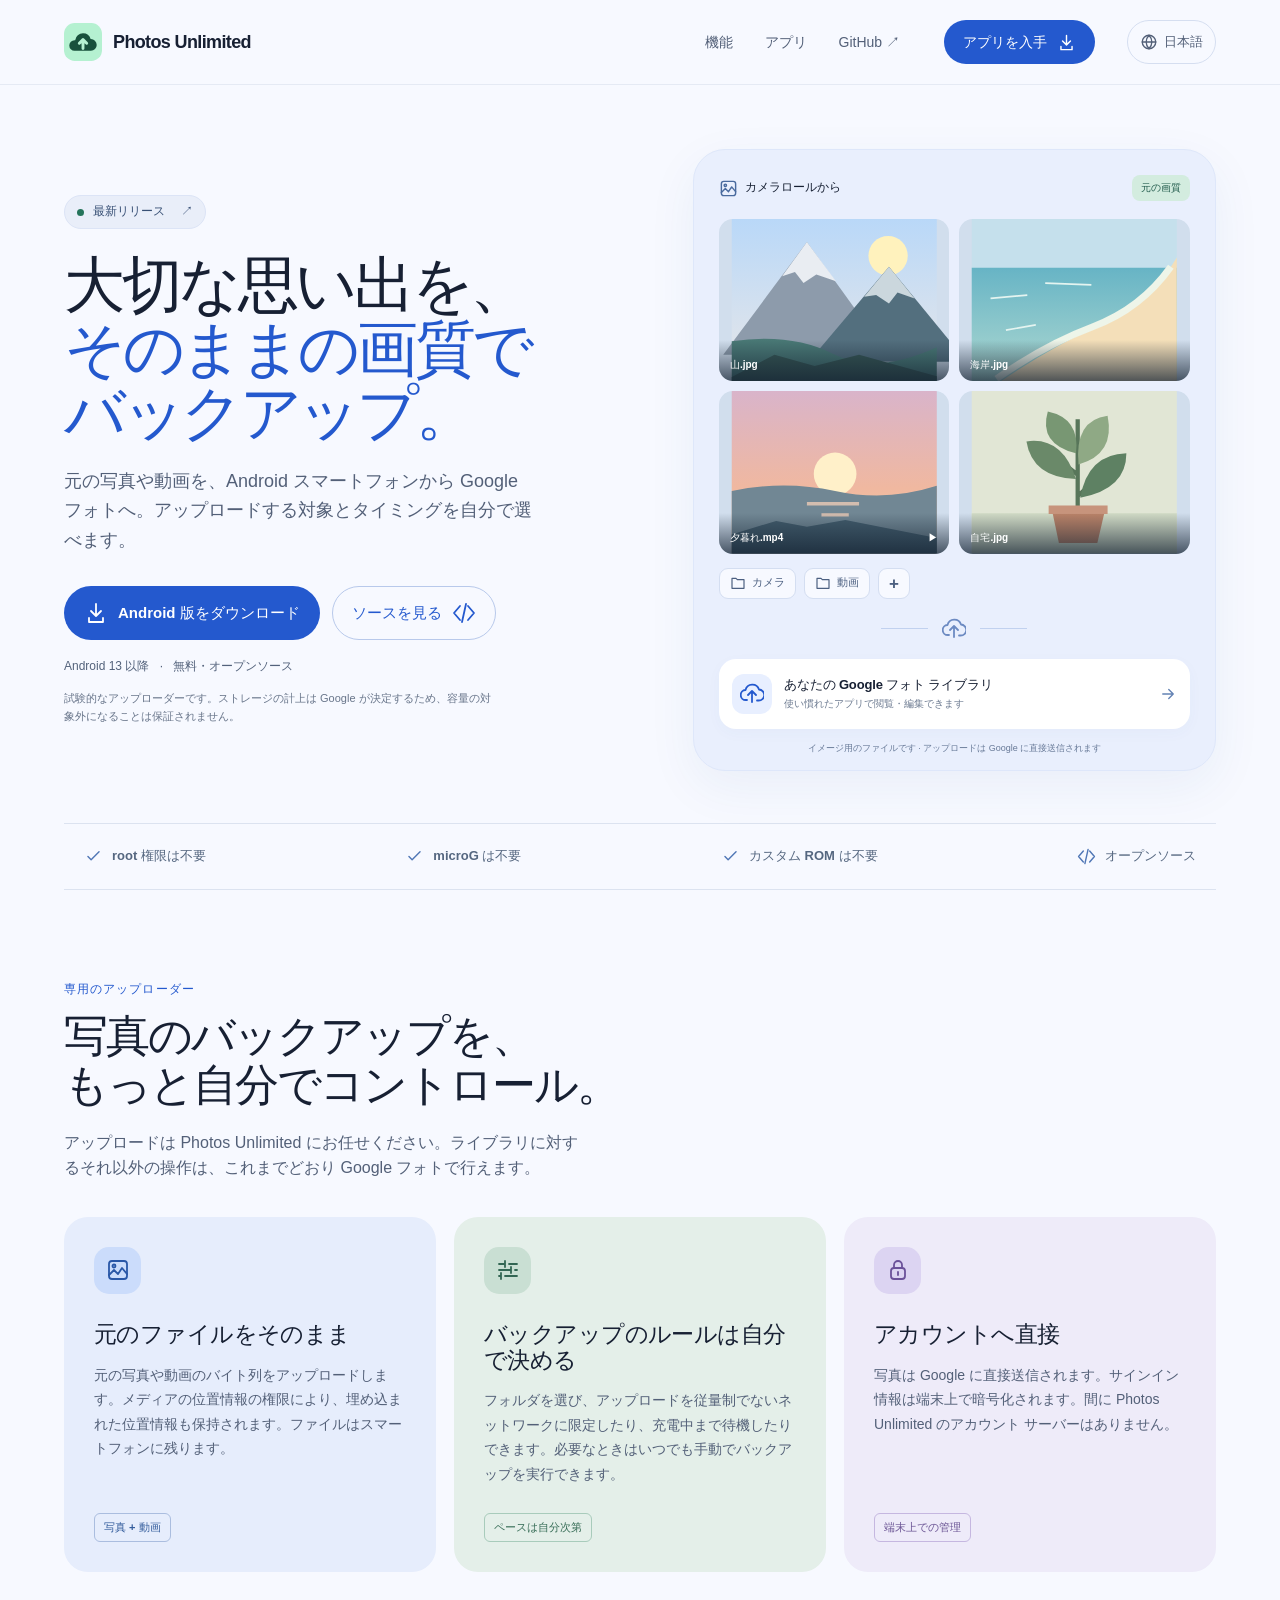
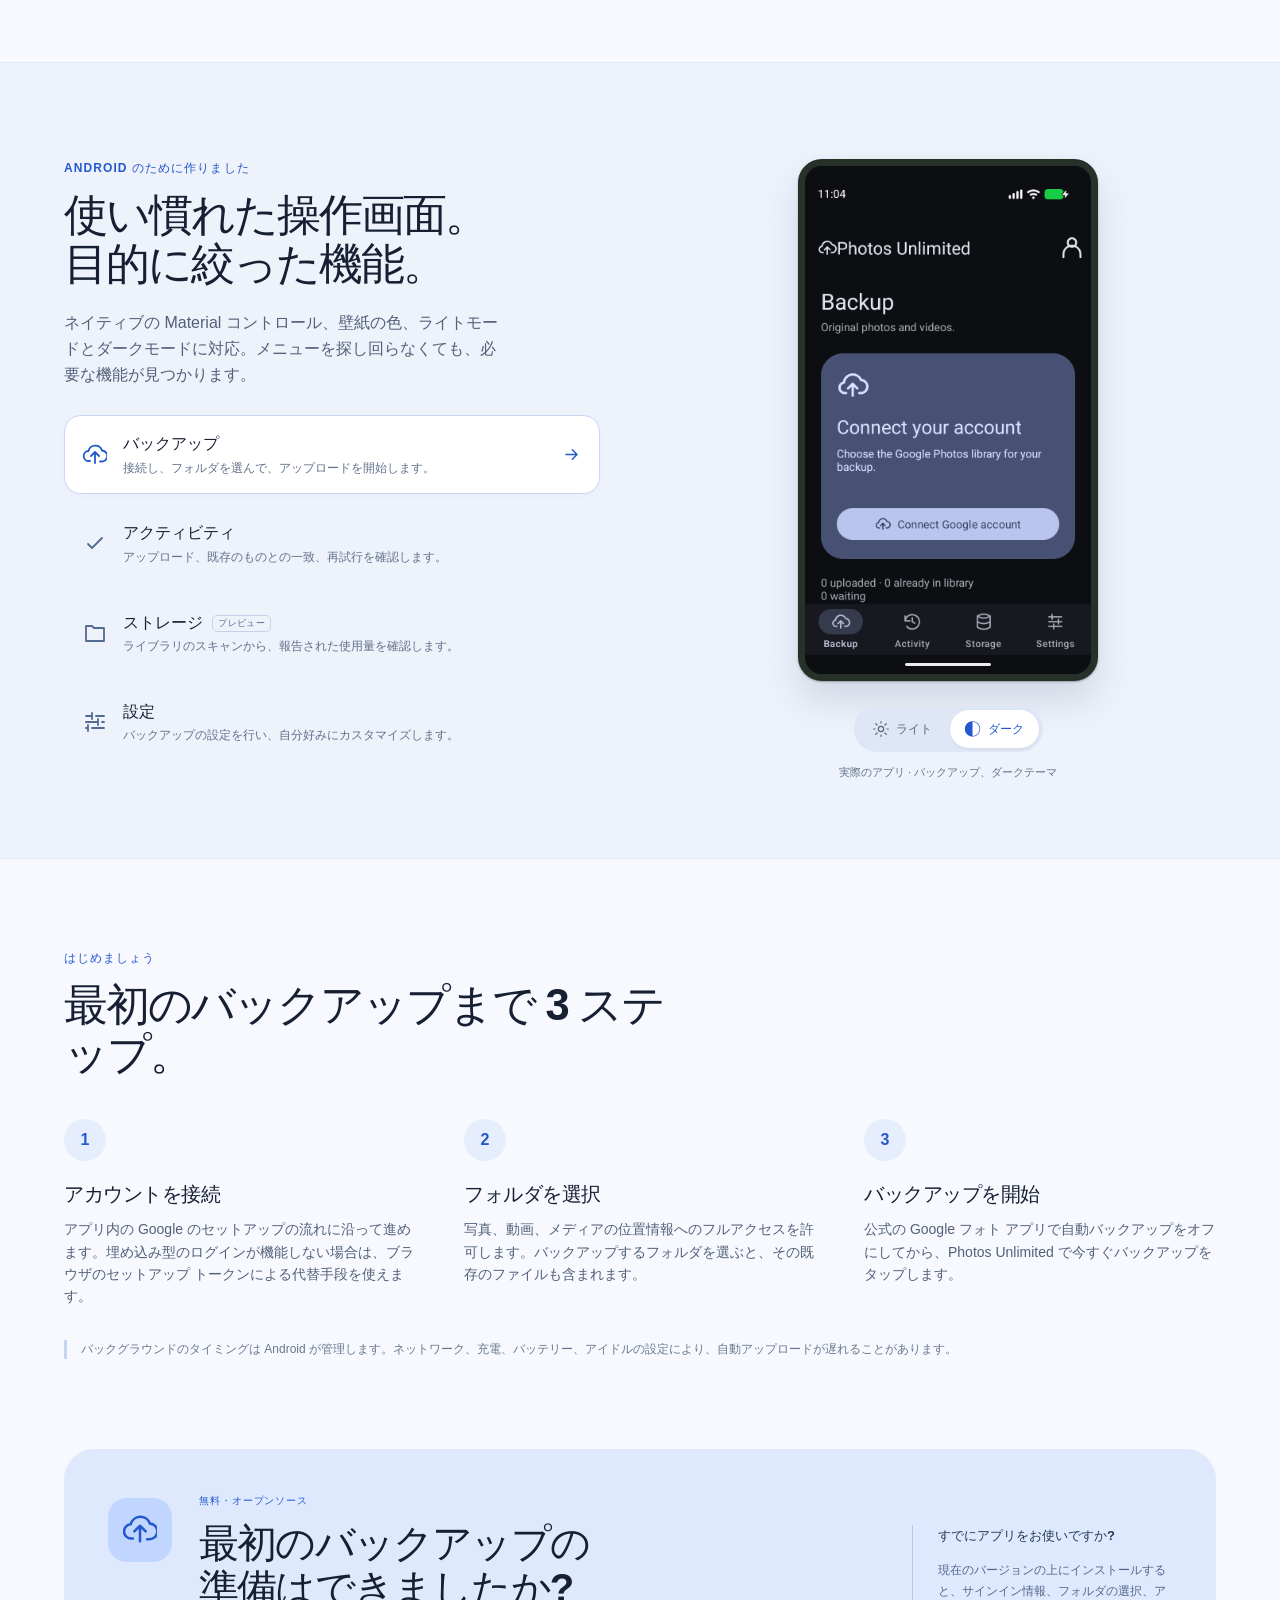
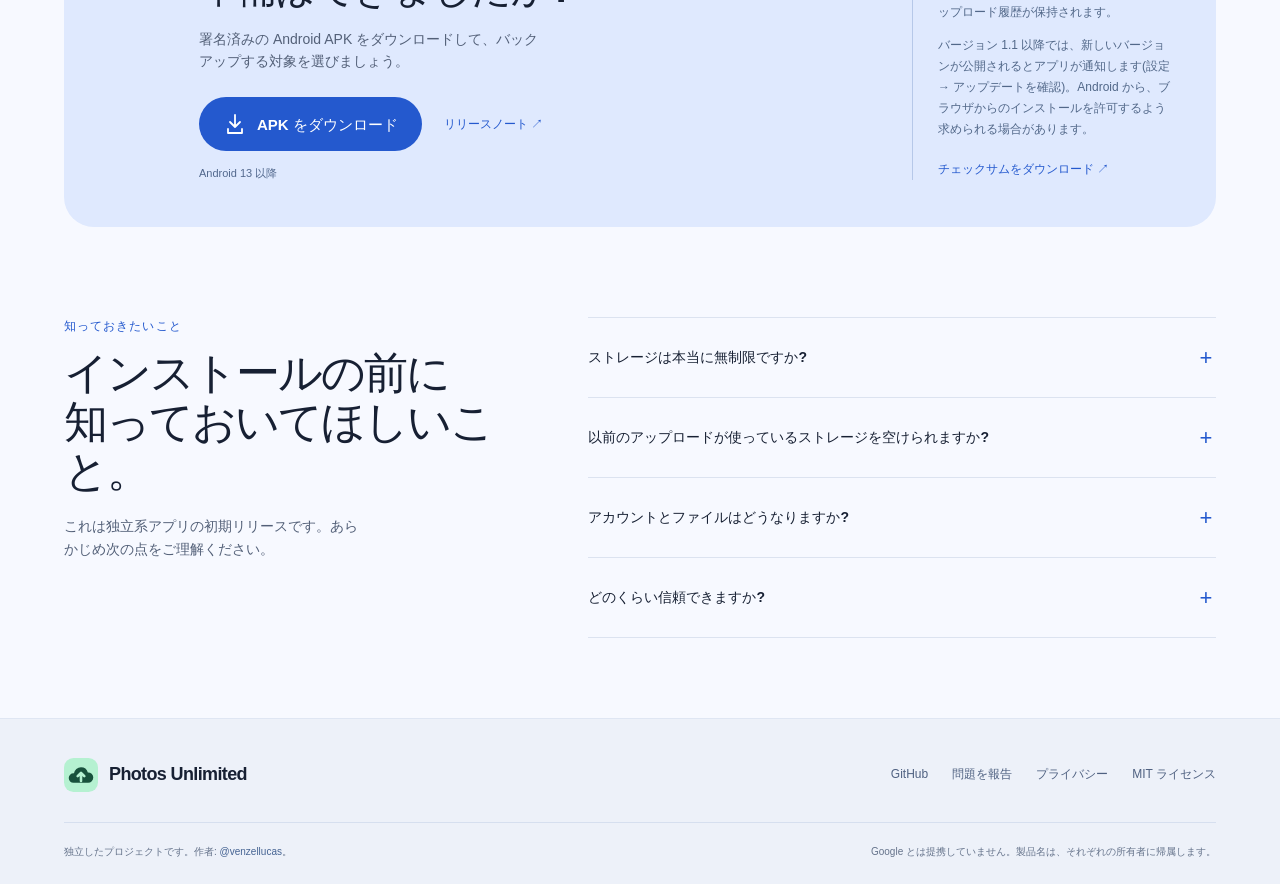
<file: docs/ja/index.html>
<!doctype html>
<html lang="ja" data-root="../">
<head>
  <meta charset="utf-8">
  <meta name="viewport" content="width=device-width,initial-scale=1">
  <meta name="theme-color" content="#f7f9ff">
  <title>Photos Unlimited — Android 向け オリジナル写真バックアップ</title>
  <meta name="description" content="元の写真や動画を Google フォトにバックアップします。フォルダを選び、アップロードの実行タイミングを管理しながら、使い慣れた Google フォト アプリをそのまま使えます。Android 向けの無料のオープンソースです。">
  <link rel="canonical" href="https://venzellucas.github.io/photos-unlimited/ja/">
  <link rel="alternate" hreflang="en" href="https://venzellucas.github.io/photos-unlimited/">
  <link rel="alternate" hreflang="pt-BR" href="https://venzellucas.github.io/photos-unlimited/pt-BR/">
  <link rel="alternate" hreflang="es" href="https://venzellucas.github.io/photos-unlimited/es/">
  <link rel="alternate" hreflang="zh-Hans" href="https://venzellucas.github.io/photos-unlimited/zh-Hans/">
  <link rel="alternate" hreflang="ja" href="https://venzellucas.github.io/photos-unlimited/ja/">
  <link rel="alternate" hreflang="x-default" href="https://venzellucas.github.io/photos-unlimited/">
  <link rel="icon" href="../icon.svg" type="image/svg+xml">
  <meta property="og:type" content="website">
  <meta property="og:title" content="Photos Unlimited — Android 向け オリジナル写真バックアップ">
  <meta property="og:description" content="あなたのフォルダ、あなたの元データ。Google フォト専用の Android アップローダーです。">
  <meta property="og:url" content="https://venzellucas.github.io/photos-unlimited/ja/">
  <meta property="og:image" content="https://venzellucas.github.io/photos-unlimited/media/backup-dark.png">
  <link rel="stylesheet" href="../style.css">
  <script type="application/json" id="site-text">{"screens":{"backup":{"label":"バックアップ","description":"「アカウントを接続」が表示されています"},"activity":{"label":"アクティビティ","description":"アップロード履歴が空の状態です"},"storage":{"label":"ストレージ","description":"アカウント接続前のライブラリ スキャンのプレビューが表示されています"},"settings":{"label":"設定","description":"バックアップの設定とテーマの操作が表示されています"}},"themes":{"dark":"ダーク","light":"ライト"},"alt":"アプリの{theme}{screen}画面。{description}","label":"{screen}、{theme}テーマ","caption":"実際のアプリ · {label}"}</script>
  <script src="../site.js" defer></script>
</head>
<body>
<svg class="svg-library" xmlns="http://www.w3.org/2000/svg" aria-hidden="true"><defs>
  <symbol id="i-upload" viewBox="0 0 24 24"><path d="M7 18H6a5 5 0 0 1-.5-10A7 7 0 0 1 19 7.5a5.5 5.5 0 0 1-.5 11H17M12 20V9m-4 4 4-4 4 4"/></symbol>
  <symbol id="i-arrow" viewBox="0 0 24 24"><path d="M5 12h14m-6-6 6 6-6 6"/></symbol>
  <symbol id="i-download" viewBox="0 0 24 24"><path d="M12 3v12m-5-5 5 5 5-5M5 17v4h14v-4"/></symbol>
  <symbol id="i-folder" viewBox="0 0 24 24"><path d="M3 7V5h6l2 2h10v13H3Z"/></symbol>
  <symbol id="i-photo" viewBox="0 0 24 24"><rect x="3" y="3" width="18" height="18" rx="3"/><circle cx="8" cy="8" r="1.5"/><path d="m3 17 5-5 4 4 4-6 5 6"/></symbol>
  <symbol id="i-globe" viewBox="0 0 24 24"><circle cx="12" cy="12" r="9"/><path d="M3 12h18M12 3c2.5 2.6 3.8 5.6 3.8 9s-1.3 6.4-3.8 9c-2.5-2.6-3.8-5.6-3.8-9S9.5 5.6 12 3Z"/></symbol>
  <symbol id="i-check" viewBox="0 0 24 24"><path d="m5 12 4 4L19 6"/></symbol>
  <symbol id="i-lock" viewBox="0 0 24 24"><rect x="5" y="10" width="14" height="11" rx="3"/><path d="M8 10V7a4 4 0 0 1 8 0v3m-4 4v3"/></symbol>
  <symbol id="i-tune" viewBox="0 0 24 24"><path d="M3 6h6m4 0h8M3 12h12m4 0h2M3 18h2m4 0h12M9 3v6m6 0v6M5 15v6"/></symbol>
  <symbol id="i-code" viewBox="0 0 24 24"><path d="m8 5-6 7 6 7m8-14 6 7-6 7M14 3l-4 18"/></symbol>
  <symbol id="i-sun" viewBox="0 0 24 24"><circle cx="12" cy="12" r="4"/><path d="M12 1v2m0 18v2M1 12h2m18 0h2M4 4l2 2m12 12 2 2M4 20l2-2M18 6l2-2"/></symbol>
</defs></svg>
<a class="skip" href="#main">コンテンツへ移動</a>
<header class="site-header"><div class="wrap nav-row">
  <a class="brand" href="./"><img src="../icon.svg" width="38" height="38" alt=""><span>Photos Unlimited</span></a>
  <nav aria-label="メイン ナビゲーション"><a href="#features">機能</a><a href="#app">アプリ</a><a href="https://github.com/venzellucas/photos-unlimited/blob/main/README.ja.md">GitHub <span aria-hidden="true">↗</span></a></nav>
  <a class="button compact" href="#download">アプリを入手 <svg class="icon" aria-hidden="true"><use href="#i-download"/></svg></a>
  <details class="lang"><summary aria-label="言語: 日本語"><svg class="icon" aria-hidden="true"><use href="#i-globe"/></svg><span>日本語</span></summary><ul><li><a href="../" hreflang="en" lang="en">English</a></li><li><a href="../pt-BR/" hreflang="pt-BR" lang="pt-BR">Português (Brasil)</a></li><li><a href="../es/" hreflang="es" lang="es">Español</a></li><li><a href="../zh-Hans/" hreflang="zh-Hans" lang="zh-Hans">简体中文</a></li><li><a href="../ja/" hreflang="ja" lang="ja" aria-current="page">日本語</a></li></ul></details>
</div></header>
<main id="main">
<section class="wrap hero" aria-labelledby="hero-title">
  <div class="hero-copy">
    <a class="release-badge" href="https://github.com/venzellucas/photos-unlimited/releases/latest"><span class="status-dot" aria-hidden="true"></span> 最新リリース <span aria-hidden="true">↗</span></a>
    <h1 id="hero-title">大切な思い出を、<br><span>そのままの画質で<br class="hero-break">バックアップ。</span></h1>
    <p class="hero-description">元の写真や動画を、Android スマートフォンから Google フォトへ。アップロードする対象とタイミングを自分で選べます。</p>
    <div class="hero-actions"><a class="button" href="https://github.com/venzellucas/photos-unlimited/releases/latest/download/Photos-Unlimited.apk"><svg class="icon" aria-hidden="true"><use href="#i-download"/></svg> Android 版をダウンロード</a><a class="button secondary" href="https://github.com/venzellucas/photos-unlimited/blob/main/README.ja.md">ソースを見る <svg class="icon" aria-hidden="true"><use href="#i-code"/></svg></a></div>
    <p class="hero-meta">Android 13 以降 <span>·</span> 無料・オープンソース</p>
    <p class="hero-note">試験的なアップローダーです。ストレージの計上は Google が決定するため、容量の対象外になることは保証されません。</p>
  </div>
  <figure class="backup-visual" aria-label="選択した写真と動画のフォルダが Google フォトに直接アップロードされる様子を示すイラスト">
    <div class="visual-top"><span><svg class="icon" aria-hidden="true"><use href="#i-photo"/></svg> カメラロールから</span><span class="original-pill">元の画質</span></div>
    <div class="photo-grid" aria-hidden="true">
      <div class="landscape mountain"><svg viewBox="0 0 240 190"><defs><linearGradient id="sky-a" x2="0" y2="1"><stop stop-color="#b9d8f8"/><stop offset="1" stop-color="#e8e7e8"/></linearGradient></defs><path fill="url(#sky-a)" d="M0 0h240v190H0z"/><circle fill="#fff2bd" cx="183" cy="43" r="23"/><path fill="#8d9bab" d="m-10 159 98-132 95 132"/><path fill="#e9edf2" d="m59 67 29-40 34 46-23-8-15 10-10-13Z"/><path fill="#536f7e" d="m90 167 94-111 91 111"/><path fill="#cbd7dd" d="m155 91 29-35 30 37-20-7-10 13-15-10Z"/><path fill="#497875" d="M0 143q70-10 119 15t121-8v40H0Z"/><path fill="#365653" d="m0 185 50-26 47 13 52-13 91 25v6H0Z"/></svg><span>山.jpg</span></div>
      <div class="landscape coast"><svg viewBox="0 0 240 190"><defs><linearGradient id="sea-a" x2="0" y2="1"><stop stop-color="#67b4c5"/><stop offset="1" stop-color="#afd9d1"/></linearGradient></defs><path fill="#c5e0ec" d="M0 0h240v190H0z"/><path fill="url(#sea-a)" d="M0 57h240v133H0z"/><path fill="#f4dfb9" d="M240 45q-28 49-89 78T34 190h206Z"/><path fill="none" stroke="#eef5e9" stroke-width="8" d="M233 56q-35 49-91 70T29 187"/><path fill="none" stroke="#e4f4f0" stroke-width="2" d="m22 93 43-4m21-14 54 2M40 130l35-6"/></svg><span>海岸.jpg</span></div>
      <div class="landscape sunset"><svg viewBox="0 0 240 190"><defs><linearGradient id="sunset-a" x2="0" y2="1"><stop stop-color="#d9b4ca"/><stop offset=".6" stop-color="#f0b8a0"/><stop offset="1" stop-color="#f7d1a1"/></linearGradient></defs><path fill="url(#sunset-a)" d="M0 0h240v190H0z"/><circle fill="#fff0c9" cx="121" cy="97" r="25"/><path fill="#718794" d="M0 117q61-13 121 0t119-6v79H0Z"/><path fill="none" stroke="#d3bdaf" stroke-width="4" d="M88 132h61m-44 13h32m-21 12h10"/><path fill="#425c6c" d="m0 168 52-16 36 7 45-8 107 21v18H0Z"/></svg><span>夕暮れ.mp4 <b>▶</b></span></div>
      <div class="landscape plant"><svg viewBox="0 0 240 190"><path fill="#e1e6d5" d="M0 0h240v190H0z"/><path fill="#d0dac5" d="M0 143h240v47H0z"/><path fill="none" stroke="#58765a" stroke-width="5" d="M124 144V33m0 65L78 62m46 61 48-44"/><path fill="#789773" d="M122 73Q78 62 89 24q38 8 33 49"/><path fill="#6a8969" d="M122 103q-51-2-58-44 42-6 58 44"/><path fill="#8fa985" d="M125 86q-5-52 34-57 9 45-34 57"/><path fill="#5e8163" d="M127 125q9-51 54-52 0 42-54 52"/><path fill="#b98268" d="m93 135 9 43h45l10-43Z"/><path fill="#c7947c" d="M90 134h69v10H90Z"/></svg><span>自宅.jpg</span></div>
    </div>
    <div class="folder-chips"><span><svg class="icon" aria-hidden="true"><use href="#i-folder"/></svg> カメラ</span><span><svg class="icon" aria-hidden="true"><use href="#i-folder"/></svg> 動画</span><span class="add-folder" aria-hidden="true">+</span></div>
    <div class="transfer-line"><span></span><svg class="icon" aria-hidden="true"><use href="#i-upload"/></svg><span></span></div>
    <div class="destination"><div class="destination-icon"><svg class="icon" aria-hidden="true"><use href="#i-upload"/></svg></div><div><strong>あなたの Google フォト ライブラリ</strong><small>使い慣れたアプリで閲覧・編集できます</small></div><svg class="icon arrow-icon" aria-hidden="true"><use href="#i-arrow"/></svg></div>
    <figcaption>イメージ用のファイルです · アップロードは Google に直接送信されます</figcaption>
  </figure>
</section>
<section class="wrap quick-facts" aria-label="アプリの要件"><span><svg class="icon" aria-hidden="true"><use href="#i-check"/></svg> root 権限は不要</span><span><svg class="icon" aria-hidden="true"><use href="#i-check"/></svg> microG は不要</span><span><svg class="icon" aria-hidden="true"><use href="#i-check"/></svg> カスタム ROM は不要</span><span><svg class="icon" aria-hidden="true"><use href="#i-code"/></svg> オープンソース</span></section>
<section class="wrap section" id="features" aria-labelledby="features-title">
  <div class="section-heading"><p class="eyebrow">専用のアップローダー</p><h2 id="features-title">写真のバックアップを、<br>もっと自分でコントロール。</h2><p>アップロードは Photos Unlimited にお任せください。ライブラリに対するそれ以外の操作は、これまでどおり Google フォトで行えます。</p></div>
  <div class="feature-grid">
    <article class="feature-card blue"><div class="feature-icon"><svg class="icon" aria-hidden="true"><use href="#i-photo"/></svg></div><h3>元のファイルをそのまま</h3><p>元の写真や動画のバイト列をアップロードします。メディアの位置情報の権限により、埋め込まれた位置情報も保持されます。ファイルはスマートフォンに残ります。</p><span class="feature-tag">写真 + 動画</span></article>
    <article class="feature-card green"><div class="feature-icon"><svg class="icon" aria-hidden="true"><use href="#i-tune"/></svg></div><h3>バックアップのルールは自分で決める</h3><p>フォルダを選び、アップロードを従量制でないネットワークに限定したり、充電中まで待機したりできます。必要なときはいつでも手動でバックアップを実行できます。</p><span class="feature-tag">ペースは自分次第</span></article>
    <article class="feature-card lavender"><div class="feature-icon"><svg class="icon" aria-hidden="true"><use href="#i-lock"/></svg></div><h3>アカウントへ直接</h3><p>写真は Google に直接送信されます。サインイン情報は端末上で暗号化されます。間に Photos Unlimited のアカウント サーバーはありません。</p><span class="feature-tag">端末上での管理</span></article>
  </div>
</section>
<section class="app-section" id="app" aria-labelledby="app-title"><div class="wrap app-grid">
  <div class="app-copy"><p class="eyebrow">Android のために作りました</p><h2 id="app-title">使い慣れた操作画面。<br>目的に絞った機能。</h2><p class="app-intro">ネイティブの Material コントロール、壁紙の色、ライトモードとダークモードに対応。メニューを探し回らなくても、必要な機能が見つかります。</p>
    <div class="screen-tabs" role="tablist" aria-label="アプリの画面を見る">
      <button type="button" role="tab" id="tab-backup" aria-selected="true" aria-controls="screen-panel" data-screen="backup"><svg class="icon" aria-hidden="true"><use href="#i-upload"/></svg><span>バックアップ<small>接続し、フォルダを選んで、アップロードを開始します。</small></span><svg class="icon tab-arrow" aria-hidden="true"><use href="#i-arrow"/></svg></button>
      <button type="button" role="tab" id="tab-activity" aria-selected="false" aria-controls="screen-panel" tabindex="-1" data-screen="activity"><svg class="icon" aria-hidden="true"><use href="#i-check"/></svg><span>アクティビティ<small>アップロード、既存のものとの一致、再試行を確認します。</small></span><svg class="icon tab-arrow" aria-hidden="true"><use href="#i-arrow"/></svg></button>
      <button type="button" role="tab" id="tab-storage" aria-selected="false" aria-controls="screen-panel" tabindex="-1" data-screen="storage"><svg class="icon" aria-hidden="true"><use href="#i-folder"/></svg><span>ストレージ <b class="preview-label">プレビュー</b><small>ライブラリのスキャンから、報告された使用量を確認します。</small></span><svg class="icon tab-arrow" aria-hidden="true"><use href="#i-arrow"/></svg></button>
      <button type="button" role="tab" id="tab-settings" aria-selected="false" aria-controls="screen-panel" tabindex="-1" data-screen="settings"><svg class="icon" aria-hidden="true"><use href="#i-tune"/></svg><span>設定<small>バックアップの設定を行い、自分好みにカスタマイズします。</small></span><svg class="icon tab-arrow" aria-hidden="true"><use href="#i-arrow"/></svg></button>
    </div>
  </div>
  <div class="screen-panel" id="screen-panel" role="tabpanel" aria-labelledby="tab-backup" tabindex="0">
    <div class="screenshot-frame"><img id="app-screenshot" src="../media/backup-dark.png" width="720" height="1280" loading="lazy" alt="アプリのダークテーマのバックアップ画面。「アカウントを接続」が表示されています"></div>
    <div class="appearance-control" id="appearance-control" role="group" aria-label="バックアップ画面の外観"><button type="button" data-appearance="light" aria-pressed="false"><svg class="icon" aria-hidden="true"><use href="#i-sun"/></svg> ライト</button><button type="button" data-appearance="dark" aria-pressed="true"><span aria-hidden="true">◐</span> ダーク</button></div>
    <p class="screen-caption" id="screen-caption">実際のアプリ · バックアップ、ダークテーマ</p>
    <noscript><p>画面プレビューを切り替えるには、JavaScript を有効にしてください。</p></noscript>
  </div>
</div></section>
<section class="wrap section setup-section" aria-labelledby="setup-title"><div class="section-heading"><p class="eyebrow">はじめましょう</p><h2 id="setup-title">最初のバックアップまで 3 ステップ。</h2></div>
  <ol class="setup-steps"><li><span class="step-number">1</span><h3>アカウントを接続</h3><p>アプリ内の Google のセットアップの流れに沿って進めます。埋め込み型のログインが機能しない場合は、ブラウザのセットアップ トークンによる代替手段を使えます。</p></li><li><span class="step-number">2</span><h3>フォルダを選択</h3><p>写真、動画、メディアの位置情報へのフルアクセスを許可します。バックアップするフォルダを選ぶと、その既存のファイルも含まれます。</p></li><li><span class="step-number">3</span><h3>バックアップを開始</h3><p>公式の Google フォト アプリで自動バックアップをオフにしてから、Photos Unlimited で<strong>今すぐバックアップ</strong>をタップします。</p></li></ol>
  <p class="scheduling-note">バックグラウンドのタイミングは Android が管理します。ネットワーク、充電、バッテリー、アイドルの設定により、自動アップロードが遅れることがあります。</p>
</section>
<section class="wrap download-wrap" id="download" aria-labelledby="download-title"><div class="download-card">
  <div class="download-icon"><svg class="icon" aria-hidden="true"><use href="#i-upload"/></svg></div><div class="download-copy"><p class="eyebrow">無料・オープンソース</p><h2 id="download-title">最初のバックアップの<br>準備はできましたか?</h2><p>署名済みの Android APK をダウンロードして、バックアップする対象を選びましょう。</p><div class="download-actions"><a class="button" href="https://github.com/venzellucas/photos-unlimited/releases/latest/download/Photos-Unlimited.apk"><svg class="icon" aria-hidden="true"><use href="#i-download"/></svg> APK をダウンロード</a><a href="https://github.com/venzellucas/photos-unlimited/releases/latest">リリースノート <span aria-hidden="true">↗</span></a></div><p class="download-meta">Android 13 以降</p></div>
  <aside class="install-note"><strong>すでにアプリをお使いですか?</strong><p>現在のバージョンの上にインストールすると、サインイン情報、フォルダの選択、アップロード履歴が保持されます。</p><p>バージョン 1.1 以降では、新しいバージョンが公開されるとアプリが通知します(設定 → アップデートを確認)。Android から、ブラウザからのインストールを許可するよう求められる場合があります。</p><a href="https://github.com/venzellucas/photos-unlimited/releases/latest/download/SHA256SUMS.txt">チェックサムをダウンロード <span aria-hidden="true">↗</span></a></aside>
</div></section>
<section class="wrap section faq-section" aria-labelledby="faq-title"><div><p class="eyebrow">知っておきたいこと</p><h2 id="faq-title">インストールの前に<br>知っておいてほしいこと。</h2><p>これは独立系アプリの初期リリースです。あらかじめ次の点をご理解ください。</p></div><div class="faq-list">
  <details><summary>ストレージは本当に無制限ですか?<span aria-hidden="true">+</span></summary><p>このアプリは非公開のモバイル プロトコルを使用し、Pixel のアップロード プロファイルで元の画質での扱いを要求します。受理するかどうかや容量の計上は Google が管理しているため、アップロードが受理されても、ストレージの対象外になることは保証されません。頼る前に、新しいサンプルのアップロードと実際のストレージ使用量を確認してください。既存の一致する項目は、その計上が維持されます。</p></details>
  <details><summary>以前のアップロードが使っているストレージを空けられますか?<span aria-hidden="true">+</span></summary><p>はい、「空き容量を増やす」機能で可能です。各項目の元のファイルは、Google 自身のチェックサムとバイト単位で照合され、端末に保管されたうえで、項目が削除されて再びアップロードされます。そのため、日付や位置情報などの埋め込みメタデータはそのまま保たれます。先に Google フォトのバックアップをオフにしてください。アルバム、顔、Google フォト内で行った編集は保持されません。まずは少数の項目から試してください。</p></details>
  <details><summary>アカウントとファイルはどうなりますか?<span aria-hidden="true">+</span></summary><p>アプリはファイルを Google に直接送信し、サインイン情報は Android のアプリ非公開ストレージ内で暗号化して保持します。これは Android のバックアップの対象外です。プロフィール写真と、任意のストレージ一覧はローカルにキャッシュされます。アプリを開いている間は 1 日に 1 回、GitHub に新しいバージョンがあるかどうかを問い合わせます。これはオフにできます。プロジェクトが所有するアカウント サーバーや分析用 SDK はありません。<a href="https://github.com/venzellucas/photos-unlimited/blob/main/PRIVACY.md">プライバシーに関する注意</a>をお読みください。</p></details>
  <details><summary>どのくらい信頼できますか?<span aria-hidden="true">+</span></summary><p>基本的なアップロードは、実際の端末で使用されています。各リリースは、自動テストと署名済みアップグレードのチェックに合格しています。バージョン 1.0.0 では、独立したセキュリティ レビューも受けました。実際のストレージ計上は完全には検証されていません。Google が非公開の方法を変更する可能性があります。転送が中断された場合は、そのファイルを最初からやり直します。モーション フォトには対応していますが、ペアになった iPhone のライブフォトは置き換えられません。</p></details>
</div></section>
</main>
<footer class="site-footer"><div class="wrap footer-top"><a class="brand" href="./"><img src="../icon.svg" width="34" height="34" alt=""><span>Photos Unlimited</span></a><div class="footer-links"><a href="https://github.com/venzellucas/photos-unlimited/blob/main/README.ja.md">GitHub</a><a href="https://github.com/venzellucas/photos-unlimited/issues">問題を報告</a><a href="https://github.com/venzellucas/photos-unlimited/blob/main/PRIVACY.md">プライバシー</a><a href="https://github.com/venzellucas/photos-unlimited/blob/main/LICENSE">MIT ライセンス</a></div></div><div class="wrap footer-bottom"><p>独立したプロジェクトです。作者: <a href="https://github.com/venzellucas">@venzellucas</a>。</p><p>Google とは提携していません。製品名は、それぞれの所有者に帰属します。</p></div></footer>
</body>
</html>
</file>
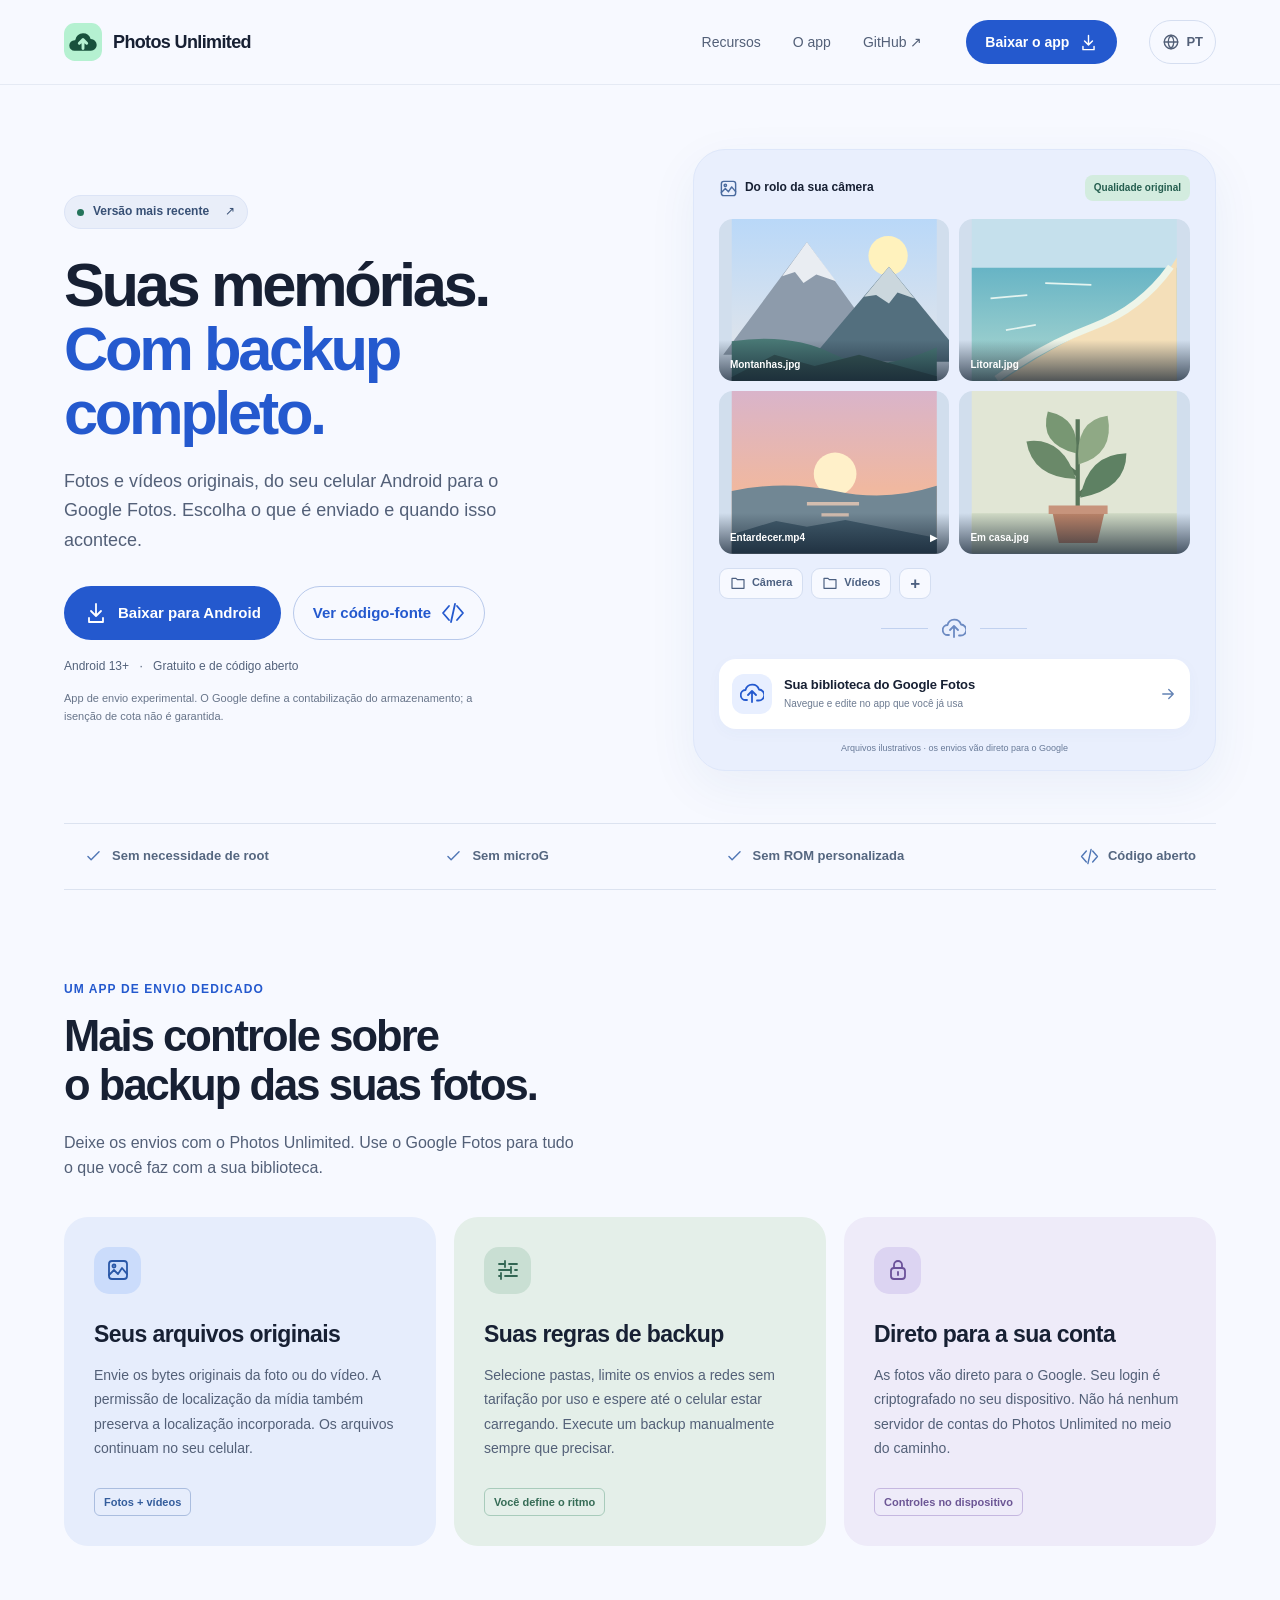
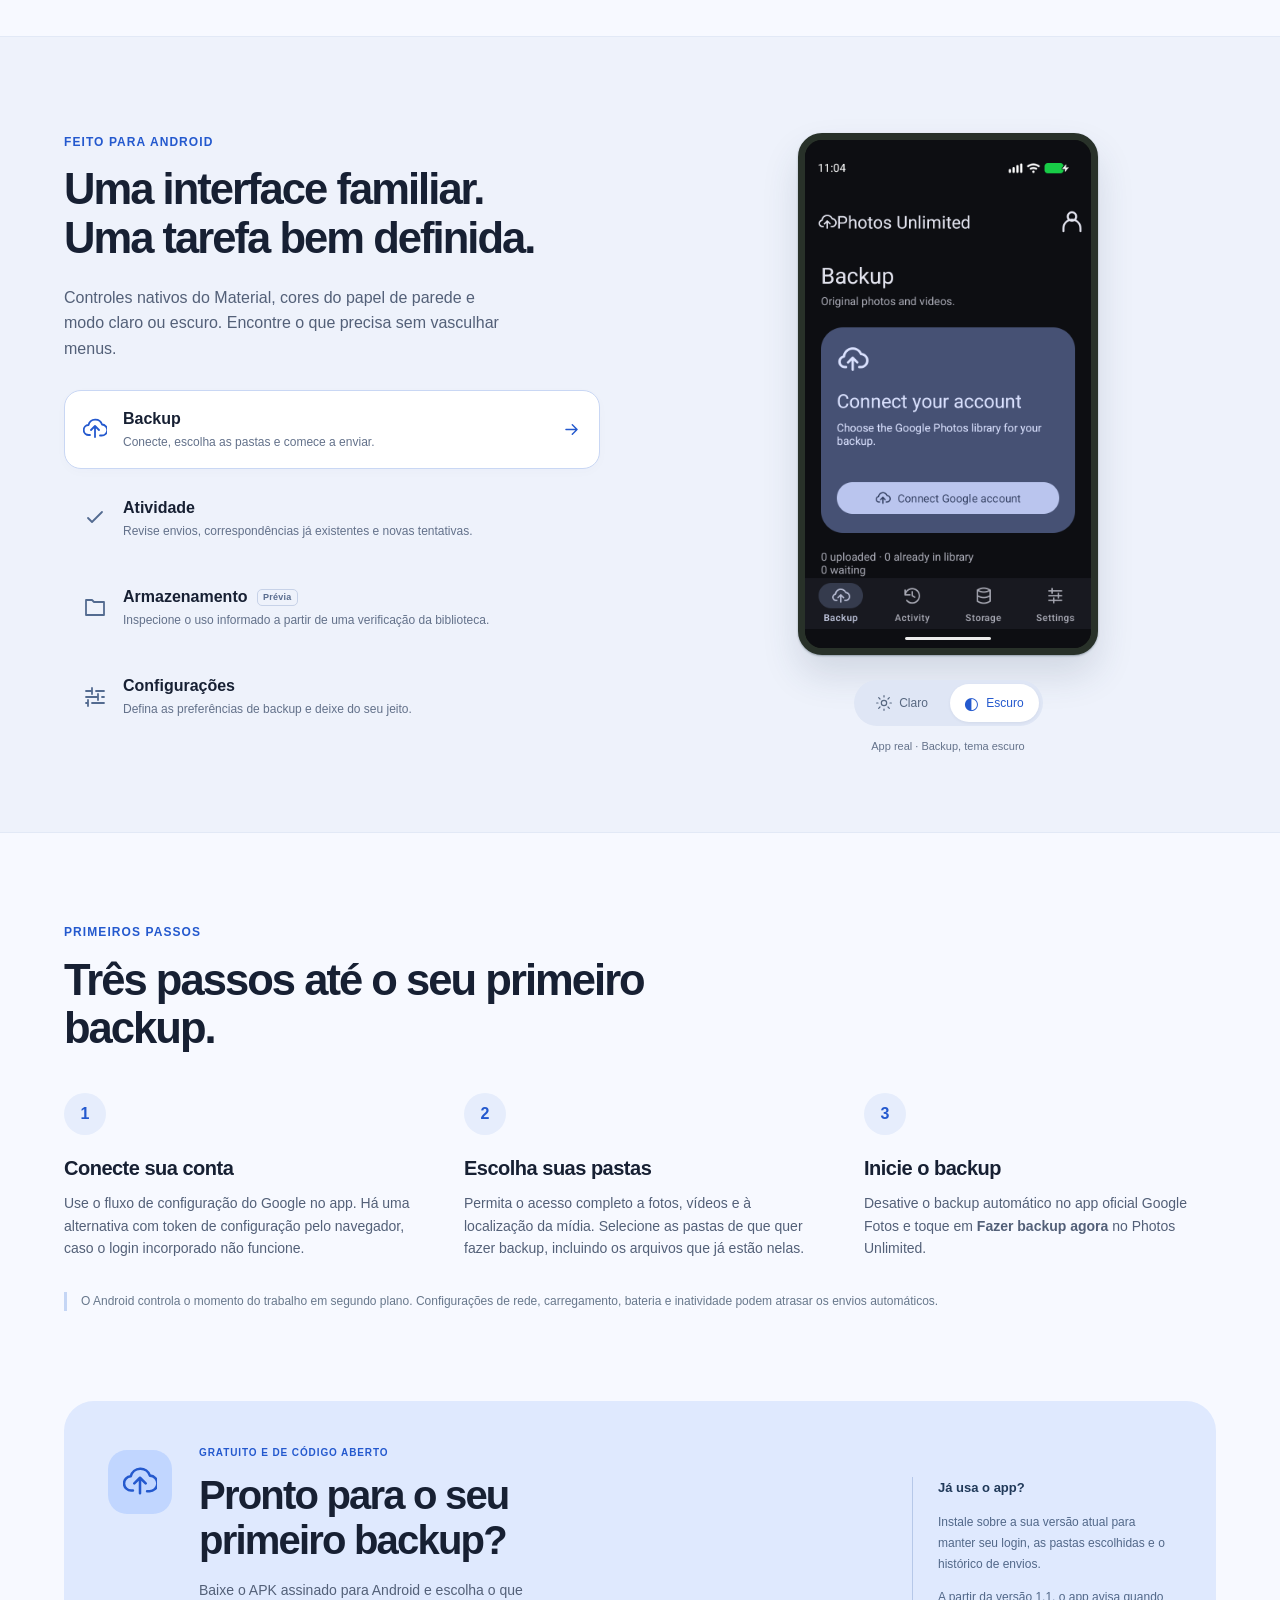
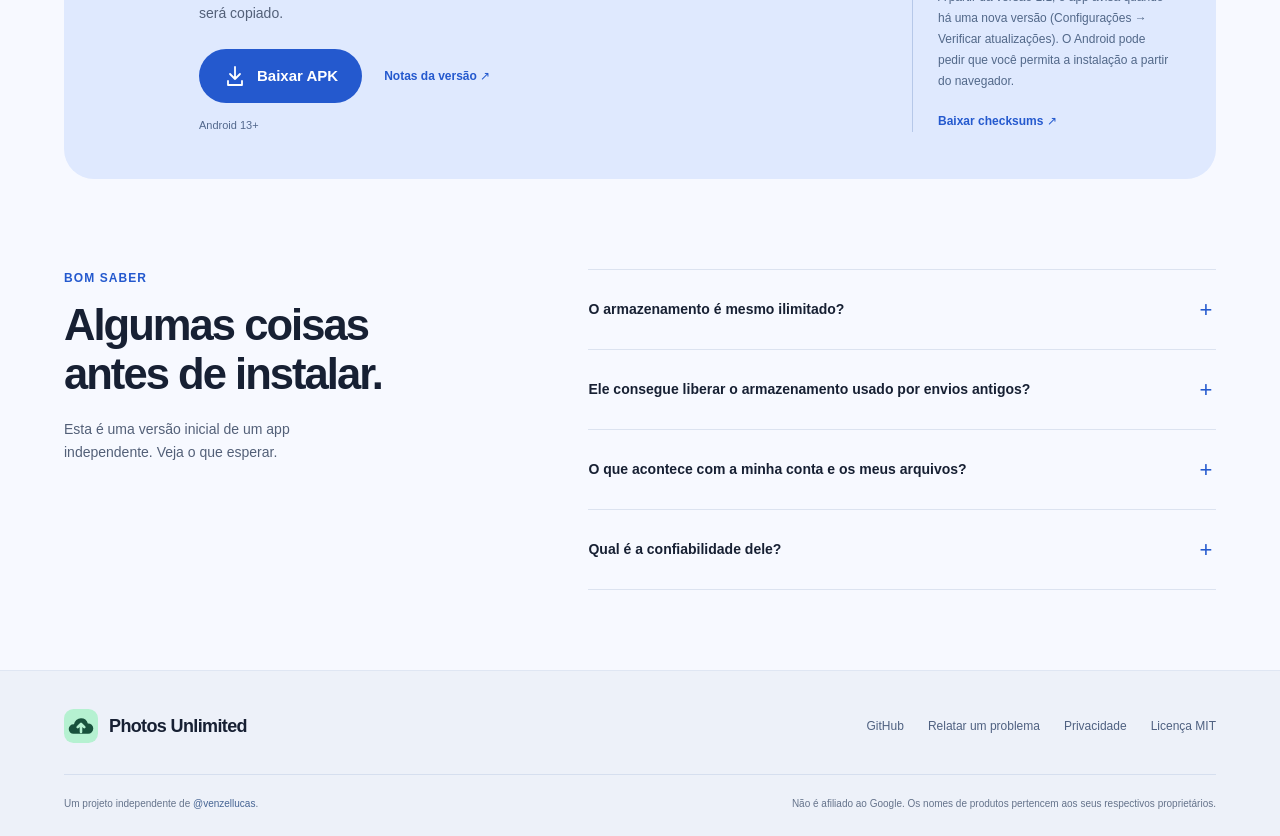
<file: docs/pt-BR/index.html>
<!doctype html>
<html lang="pt-BR" data-root="../">
<head>
  <meta charset="utf-8">
  <meta name="viewport" content="width=device-width,initial-scale=1">
  <meta name="theme-color" content="#f7f9ff">
  <title>Photos Unlimited — Backup de fotos originais para Android</title>
  <meta name="description" content="Faça backup de fotos e vídeos originais no Google Fotos. Escolha suas pastas, controle quando os envios acontecem e continue usando o app Google Fotos que você já conhece. Gratuito e de código aberto para Android.">
  <link rel="canonical" href="https://venzellucas.github.io/photos-unlimited/pt-BR/">
  <link rel="alternate" hreflang="en" href="https://venzellucas.github.io/photos-unlimited/">
  <link rel="alternate" hreflang="pt-BR" href="https://venzellucas.github.io/photos-unlimited/pt-BR/">
  <link rel="alternate" hreflang="es" href="https://venzellucas.github.io/photos-unlimited/es/">
  <link rel="alternate" hreflang="zh-Hans" href="https://venzellucas.github.io/photos-unlimited/zh-Hans/">
  <link rel="alternate" hreflang="ja" href="https://venzellucas.github.io/photos-unlimited/ja/">
  <link rel="alternate" hreflang="x-default" href="https://venzellucas.github.io/photos-unlimited/">
  <link rel="icon" href="../icon.svg" type="image/svg+xml">
  <meta property="og:type" content="website">
  <meta property="og:title" content="Photos Unlimited — Backup de fotos originais para Android">
  <meta property="og:description" content="Suas pastas. Seus originais. Um app de envio dedicado para o Google Fotos no Android.">
  <meta property="og:url" content="https://venzellucas.github.io/photos-unlimited/pt-BR/">
  <meta property="og:image" content="https://venzellucas.github.io/photos-unlimited/media/backup-dark.png">
  <link rel="stylesheet" href="../style.css">
  <script type="application/json" id="site-text">{"screens":{"backup":{"label":"Backup","description":"mostrando Conectar sua conta"},"activity":{"label":"Atividade","description":"com o histórico de envios vazio"},"storage":{"label":"Armazenamento","description":"mostrando a prévia da verificação da biblioteca antes de conectar uma conta"},"settings":{"label":"Configurações","description":"mostrando as preferências de backup e os controles de tema"}},"themes":{"dark":"escuro","light":"claro"},"alt":"Tela {screen} do app no tema {theme}, {description}","label":"{screen}, tema {theme}","caption":"App real · {label}"}</script>
  <script src="../site.js" defer></script>
</head>
<body>
<svg class="svg-library" xmlns="http://www.w3.org/2000/svg" aria-hidden="true"><defs>
  <symbol id="i-upload" viewBox="0 0 24 24"><path d="M7 18H6a5 5 0 0 1-.5-10A7 7 0 0 1 19 7.5a5.5 5.5 0 0 1-.5 11H17M12 20V9m-4 4 4-4 4 4"/></symbol>
  <symbol id="i-arrow" viewBox="0 0 24 24"><path d="M5 12h14m-6-6 6 6-6 6"/></symbol>
  <symbol id="i-download" viewBox="0 0 24 24"><path d="M12 3v12m-5-5 5 5 5-5M5 17v4h14v-4"/></symbol>
  <symbol id="i-folder" viewBox="0 0 24 24"><path d="M3 7V5h6l2 2h10v13H3Z"/></symbol>
  <symbol id="i-photo" viewBox="0 0 24 24"><rect x="3" y="3" width="18" height="18" rx="3"/><circle cx="8" cy="8" r="1.5"/><path d="m3 17 5-5 4 4 4-6 5 6"/></symbol>
  <symbol id="i-globe" viewBox="0 0 24 24"><circle cx="12" cy="12" r="9"/><path d="M3 12h18M12 3c2.5 2.6 3.8 5.6 3.8 9s-1.3 6.4-3.8 9c-2.5-2.6-3.8-5.6-3.8-9S9.5 5.6 12 3Z"/></symbol>
  <symbol id="i-check" viewBox="0 0 24 24"><path d="m5 12 4 4L19 6"/></symbol>
  <symbol id="i-lock" viewBox="0 0 24 24"><rect x="5" y="10" width="14" height="11" rx="3"/><path d="M8 10V7a4 4 0 0 1 8 0v3m-4 4v3"/></symbol>
  <symbol id="i-tune" viewBox="0 0 24 24"><path d="M3 6h6m4 0h8M3 12h12m4 0h2M3 18h2m4 0h12M9 3v6m6 0v6M5 15v6"/></symbol>
  <symbol id="i-code" viewBox="0 0 24 24"><path d="m8 5-6 7 6 7m8-14 6 7-6 7M14 3l-4 18"/></symbol>
  <symbol id="i-sun" viewBox="0 0 24 24"><circle cx="12" cy="12" r="4"/><path d="M12 1v2m0 18v2M1 12h2m18 0h2M4 4l2 2m12 12 2 2M4 20l2-2M18 6l2-2"/></symbol>
</defs></svg>
<a class="skip" href="#main">Ir para o conteúdo</a>
<header class="site-header"><div class="wrap nav-row">
  <a class="brand" href="./"><img src="../icon.svg" width="38" height="38" alt=""><span>Photos Unlimited</span></a>
  <nav aria-label="Navegação principal"><a href="#features">Recursos</a><a href="#app">O app</a><a href="https://github.com/venzellucas/photos-unlimited/blob/main/README.pt-BR.md">GitHub <span aria-hidden="true">↗</span></a></nav>
  <a class="button compact" href="#download">Baixar o app <svg class="icon" aria-hidden="true"><use href="#i-download"/></svg></a>
  <details class="lang"><summary aria-label="Idioma: Português (Brasil)"><svg class="icon" aria-hidden="true"><use href="#i-globe"/></svg><span>PT</span></summary><ul><li><a href="../" hreflang="en" lang="en">English</a></li><li><a href="../pt-BR/" hreflang="pt-BR" lang="pt-BR" aria-current="page">Português (Brasil)</a></li><li><a href="../es/" hreflang="es" lang="es">Español</a></li><li><a href="../zh-Hans/" hreflang="zh-Hans" lang="zh-Hans">简体中文</a></li><li><a href="../ja/" hreflang="ja" lang="ja">日本語</a></li></ul></details>
</div></header>
<main id="main">
<section class="wrap hero" aria-labelledby="hero-title">
  <div class="hero-copy">
    <a class="release-badge" href="https://github.com/venzellucas/photos-unlimited/releases/latest"><span class="status-dot" aria-hidden="true"></span> Versão mais recente <span aria-hidden="true">↗</span></a>
    <h1 id="hero-title">Suas memórias.<br><span>Com backup<br class="hero-break"> completo.</span></h1>
    <p class="hero-description">Fotos e vídeos originais, do seu celular Android para o Google Fotos. Escolha o que é enviado e quando isso acontece.</p>
    <div class="hero-actions"><a class="button" href="https://github.com/venzellucas/photos-unlimited/releases/latest/download/Photos-Unlimited.apk"><svg class="icon" aria-hidden="true"><use href="#i-download"/></svg> Baixar para Android</a><a class="button secondary" href="https://github.com/venzellucas/photos-unlimited/blob/main/README.pt-BR.md">Ver código-fonte <svg class="icon" aria-hidden="true"><use href="#i-code"/></svg></a></div>
    <p class="hero-meta">Android 13+ <span>·</span> Gratuito e de código aberto</p>
    <p class="hero-note">App de envio experimental. O Google define a contabilização do armazenamento; a isenção de cota não é garantida.</p>
  </div>
  <figure class="backup-visual" aria-label="Ilustração de pastas de fotos e vídeos selecionadas sendo enviadas diretamente ao Google Fotos">
    <div class="visual-top"><span><svg class="icon" aria-hidden="true"><use href="#i-photo"/></svg> Do rolo da sua câmera</span><span class="original-pill">Qualidade original</span></div>
    <div class="photo-grid" aria-hidden="true">
      <div class="landscape mountain"><svg viewBox="0 0 240 190"><defs><linearGradient id="sky-a" x2="0" y2="1"><stop stop-color="#b9d8f8"/><stop offset="1" stop-color="#e8e7e8"/></linearGradient></defs><path fill="url(#sky-a)" d="M0 0h240v190H0z"/><circle fill="#fff2bd" cx="183" cy="43" r="23"/><path fill="#8d9bab" d="m-10 159 98-132 95 132"/><path fill="#e9edf2" d="m59 67 29-40 34 46-23-8-15 10-10-13Z"/><path fill="#536f7e" d="m90 167 94-111 91 111"/><path fill="#cbd7dd" d="m155 91 29-35 30 37-20-7-10 13-15-10Z"/><path fill="#497875" d="M0 143q70-10 119 15t121-8v40H0Z"/><path fill="#365653" d="m0 185 50-26 47 13 52-13 91 25v6H0Z"/></svg><span>Montanhas.jpg</span></div>
      <div class="landscape coast"><svg viewBox="0 0 240 190"><defs><linearGradient id="sea-a" x2="0" y2="1"><stop stop-color="#67b4c5"/><stop offset="1" stop-color="#afd9d1"/></linearGradient></defs><path fill="#c5e0ec" d="M0 0h240v190H0z"/><path fill="url(#sea-a)" d="M0 57h240v133H0z"/><path fill="#f4dfb9" d="M240 45q-28 49-89 78T34 190h206Z"/><path fill="none" stroke="#eef5e9" stroke-width="8" d="M233 56q-35 49-91 70T29 187"/><path fill="none" stroke="#e4f4f0" stroke-width="2" d="m22 93 43-4m21-14 54 2M40 130l35-6"/></svg><span>Litoral.jpg</span></div>
      <div class="landscape sunset"><svg viewBox="0 0 240 190"><defs><linearGradient id="sunset-a" x2="0" y2="1"><stop stop-color="#d9b4ca"/><stop offset=".6" stop-color="#f0b8a0"/><stop offset="1" stop-color="#f7d1a1"/></linearGradient></defs><path fill="url(#sunset-a)" d="M0 0h240v190H0z"/><circle fill="#fff0c9" cx="121" cy="97" r="25"/><path fill="#718794" d="M0 117q61-13 121 0t119-6v79H0Z"/><path fill="none" stroke="#d3bdaf" stroke-width="4" d="M88 132h61m-44 13h32m-21 12h10"/><path fill="#425c6c" d="m0 168 52-16 36 7 45-8 107 21v18H0Z"/></svg><span>Entardecer.mp4 <b>▶</b></span></div>
      <div class="landscape plant"><svg viewBox="0 0 240 190"><path fill="#e1e6d5" d="M0 0h240v190H0z"/><path fill="#d0dac5" d="M0 143h240v47H0z"/><path fill="none" stroke="#58765a" stroke-width="5" d="M124 144V33m0 65L78 62m46 61 48-44"/><path fill="#789773" d="M122 73Q78 62 89 24q38 8 33 49"/><path fill="#6a8969" d="M122 103q-51-2-58-44 42-6 58 44"/><path fill="#8fa985" d="M125 86q-5-52 34-57 9 45-34 57"/><path fill="#5e8163" d="M127 125q9-51 54-52 0 42-54 52"/><path fill="#b98268" d="m93 135 9 43h45l10-43Z"/><path fill="#c7947c" d="M90 134h69v10H90Z"/></svg><span>Em casa.jpg</span></div>
    </div>
    <div class="folder-chips"><span><svg class="icon" aria-hidden="true"><use href="#i-folder"/></svg> Câmera</span><span><svg class="icon" aria-hidden="true"><use href="#i-folder"/></svg> Vídeos</span><span class="add-folder" aria-hidden="true">+</span></div>
    <div class="transfer-line"><span></span><svg class="icon" aria-hidden="true"><use href="#i-upload"/></svg><span></span></div>
    <div class="destination"><div class="destination-icon"><svg class="icon" aria-hidden="true"><use href="#i-upload"/></svg></div><div><strong>Sua biblioteca do Google Fotos</strong><small>Navegue e edite no app que você já usa</small></div><svg class="icon arrow-icon" aria-hidden="true"><use href="#i-arrow"/></svg></div>
    <figcaption>Arquivos ilustrativos · os envios vão direto para o Google</figcaption>
  </figure>
</section>
<section class="wrap quick-facts" aria-label="Requisitos do app"><span><svg class="icon" aria-hidden="true"><use href="#i-check"/></svg> Sem necessidade de root</span><span><svg class="icon" aria-hidden="true"><use href="#i-check"/></svg> Sem microG</span><span><svg class="icon" aria-hidden="true"><use href="#i-check"/></svg> Sem ROM personalizada</span><span><svg class="icon" aria-hidden="true"><use href="#i-code"/></svg> Código aberto</span></section>
<section class="wrap section" id="features" aria-labelledby="features-title">
  <div class="section-heading"><p class="eyebrow">Um app de envio dedicado</p><h2 id="features-title">Mais controle sobre<br>o backup das suas fotos.</h2><p>Deixe os envios com o Photos Unlimited. Use o Google Fotos para tudo o que você faz com a sua biblioteca.</p></div>
  <div class="feature-grid">
    <article class="feature-card blue"><div class="feature-icon"><svg class="icon" aria-hidden="true"><use href="#i-photo"/></svg></div><h3>Seus arquivos originais</h3><p>Envie os bytes originais da foto ou do vídeo. A permissão de localização da mídia também preserva a localização incorporada. Os arquivos continuam no seu celular.</p><span class="feature-tag">Fotos + vídeos</span></article>
    <article class="feature-card green"><div class="feature-icon"><svg class="icon" aria-hidden="true"><use href="#i-tune"/></svg></div><h3>Suas regras de backup</h3><p>Selecione pastas, limite os envios a redes sem tarifação por uso e espere até o celular estar carregando. Execute um backup manualmente sempre que precisar.</p><span class="feature-tag">Você define o ritmo</span></article>
    <article class="feature-card lavender"><div class="feature-icon"><svg class="icon" aria-hidden="true"><use href="#i-lock"/></svg></div><h3>Direto para a sua conta</h3><p>As fotos vão direto para o Google. Seu login é criptografado no seu dispositivo. Não há nenhum servidor de contas do Photos Unlimited no meio do caminho.</p><span class="feature-tag">Controles no dispositivo</span></article>
  </div>
</section>
<section class="app-section" id="app" aria-labelledby="app-title"><div class="wrap app-grid">
  <div class="app-copy"><p class="eyebrow">Feito para Android</p><h2 id="app-title">Uma interface familiar.<br>Uma tarefa bem definida.</h2><p class="app-intro">Controles nativos do Material, cores do papel de parede e modo claro ou escuro. Encontre o que precisa sem vasculhar menus.</p>
    <div class="screen-tabs" role="tablist" aria-label="Explorar as telas do app">
      <button type="button" role="tab" id="tab-backup" aria-selected="true" aria-controls="screen-panel" data-screen="backup"><svg class="icon" aria-hidden="true"><use href="#i-upload"/></svg><span>Backup<small>Conecte, escolha as pastas e comece a enviar.</small></span><svg class="icon tab-arrow" aria-hidden="true"><use href="#i-arrow"/></svg></button>
      <button type="button" role="tab" id="tab-activity" aria-selected="false" aria-controls="screen-panel" tabindex="-1" data-screen="activity"><svg class="icon" aria-hidden="true"><use href="#i-check"/></svg><span>Atividade<small>Revise envios, correspondências já existentes e novas tentativas.</small></span><svg class="icon tab-arrow" aria-hidden="true"><use href="#i-arrow"/></svg></button>
      <button type="button" role="tab" id="tab-storage" aria-selected="false" aria-controls="screen-panel" tabindex="-1" data-screen="storage"><svg class="icon" aria-hidden="true"><use href="#i-folder"/></svg><span>Armazenamento <b class="preview-label">Prévia</b><small>Inspecione o uso informado a partir de uma verificação da biblioteca.</small></span><svg class="icon tab-arrow" aria-hidden="true"><use href="#i-arrow"/></svg></button>
      <button type="button" role="tab" id="tab-settings" aria-selected="false" aria-controls="screen-panel" tabindex="-1" data-screen="settings"><svg class="icon" aria-hidden="true"><use href="#i-tune"/></svg><span>Configurações<small>Defina as preferências de backup e deixe do seu jeito.</small></span><svg class="icon tab-arrow" aria-hidden="true"><use href="#i-arrow"/></svg></button>
    </div>
  </div>
  <div class="screen-panel" id="screen-panel" role="tabpanel" aria-labelledby="tab-backup" tabindex="0">
    <div class="screenshot-frame"><img id="app-screenshot" src="../media/backup-dark.png" width="720" height="1280" loading="lazy" alt="Tela Backup do app no tema escuro, mostrando Conectar sua conta"></div>
    <div class="appearance-control" id="appearance-control" role="group" aria-label="Aparência da tela Backup"><button type="button" data-appearance="light" aria-pressed="false"><svg class="icon" aria-hidden="true"><use href="#i-sun"/></svg> Claro</button><button type="button" data-appearance="dark" aria-pressed="true"><span aria-hidden="true">◐</span> Escuro</button></div>
    <p class="screen-caption" id="screen-caption">App real · Backup, tema escuro</p>
    <noscript><p>Ative o JavaScript para alternar a prévia da tela.</p></noscript>
  </div>
</div></section>
<section class="wrap section setup-section" aria-labelledby="setup-title"><div class="section-heading"><p class="eyebrow">Primeiros passos</p><h2 id="setup-title">Três passos até o seu primeiro backup.</h2></div>
  <ol class="setup-steps"><li><span class="step-number">1</span><h3>Conecte sua conta</h3><p>Use o fluxo de configuração do Google no app. Há uma alternativa com token de configuração pelo navegador, caso o login incorporado não funcione.</p></li><li><span class="step-number">2</span><h3>Escolha suas pastas</h3><p>Permita o acesso completo a fotos, vídeos e à localização da mídia. Selecione as pastas de que quer fazer backup, incluindo os arquivos que já estão nelas.</p></li><li><span class="step-number">3</span><h3>Inicie o backup</h3><p>Desative o backup automático no app oficial Google Fotos e toque em <strong>Fazer backup agora</strong> no Photos Unlimited.</p></li></ol>
  <p class="scheduling-note">O Android controla o momento do trabalho em segundo plano. Configurações de rede, carregamento, bateria e inatividade podem atrasar os envios automáticos.</p>
</section>
<section class="wrap download-wrap" id="download" aria-labelledby="download-title"><div class="download-card">
  <div class="download-icon"><svg class="icon" aria-hidden="true"><use href="#i-upload"/></svg></div><div class="download-copy"><p class="eyebrow">Gratuito e de código aberto</p><h2 id="download-title">Pronto para o seu<br>primeiro backup?</h2><p>Baixe o APK assinado para Android e escolha o que será copiado.</p><div class="download-actions"><a class="button" href="https://github.com/venzellucas/photos-unlimited/releases/latest/download/Photos-Unlimited.apk"><svg class="icon" aria-hidden="true"><use href="#i-download"/></svg> Baixar APK</a><a href="https://github.com/venzellucas/photos-unlimited/releases/latest">Notas da versão <span aria-hidden="true">↗</span></a></div><p class="download-meta">Android 13+</p></div>
  <aside class="install-note"><strong>Já usa o app?</strong><p>Instale sobre a sua versão atual para manter seu login, as pastas escolhidas e o histórico de envios.</p><p>A partir da versão 1.1, o app avisa quando há uma nova versão (Configurações → Verificar atualizações). O Android pode pedir que você permita a instalação a partir do navegador.</p><a href="https://github.com/venzellucas/photos-unlimited/releases/latest/download/SHA256SUMS.txt">Baixar checksums <span aria-hidden="true">↗</span></a></aside>
</div></section>
<section class="wrap section faq-section" aria-labelledby="faq-title"><div><p class="eyebrow">Bom saber</p><h2 id="faq-title">Algumas coisas<br>antes de instalar.</h2><p>Esta é uma versão inicial de um app independente. Veja o que esperar.</p></div><div class="faq-list">
  <details><summary>O armazenamento é mesmo ilimitado?<span aria-hidden="true">+</span></summary><p>O app usa um protocolo móvel não documentado e solicita tratamento em qualidade original com um perfil de envio de Pixel. O Google controla a aceitação e a contabilização da cota; por isso, um envio aceito não garante isenção de armazenamento. Verifique envios de amostra novos e o uso real do armazenamento antes de depender dele. Correspondências já existentes mantêm a sua contabilização.</p></details>
  <details><summary>Ele consegue liberar o armazenamento usado por envios antigos?<span aria-hidden="true">+</span></summary><p>Sim, com o Liberar espaço. O original de cada item é verificado byte a byte com o checksum do próprio Google e mantido no seu celular antes de o item ser excluído e enviado de novo; assim, metadados incorporados, como data e localização, permanecem intactos. Desative primeiro o backup do Google Fotos. Álbuns, rostos e edições feitas dentro do Google Fotos não são mantidos. Comece com poucos itens.</p></details>
  <details><summary>O que acontece com a minha conta e os meus arquivos?<span aria-hidden="true">+</span></summary><p>O app envia os arquivos diretamente ao Google e mantém seu login criptografado no armazenamento privado do app no Android, fora do backup do Android. As fotos de perfil e o inventário de armazenamento opcional ficam em cache local. Uma vez por dia, enquanto o app está aberto, ele pergunta ao GitHub se existe uma versão mais nova; você pode desativar isso. Não há servidor de contas do projeto nem SDK de análise de uso. Leia as <a href="https://github.com/venzellucas/photos-unlimited/blob/main/PRIVACY.md">notas de privacidade</a>.</p></details>
  <details><summary>Qual é a confiabilidade dele?<span aria-hidden="true">+</span></summary><p>Os envios principais foram usados em um aparelho real. Cada versão passa nos testes automatizados e em uma verificação de atualização assinada. A versão 1.0.0 também teve uma revisão de segurança independente. A contabilização de armazenamento em tempo real não está totalmente validada. O Google pode mudar os métodos não documentados. Transferências interrompidas reiniciam o arquivo. Fotos com movimento são compatíveis; Live Photos do iPhone em pares não são substituídas.</p></details>
</div></section>
</main>
<footer class="site-footer"><div class="wrap footer-top"><a class="brand" href="./"><img src="../icon.svg" width="34" height="34" alt=""><span>Photos Unlimited</span></a><div class="footer-links"><a href="https://github.com/venzellucas/photos-unlimited/blob/main/README.pt-BR.md">GitHub</a><a href="https://github.com/venzellucas/photos-unlimited/issues">Relatar um problema</a><a href="https://github.com/venzellucas/photos-unlimited/blob/main/PRIVACY.md">Privacidade</a><a href="https://github.com/venzellucas/photos-unlimited/blob/main/LICENSE">Licença MIT</a></div></div><div class="wrap footer-bottom"><p>Um projeto independente de <a href="https://github.com/venzellucas">@venzellucas</a>.</p><p>Não é afiliado ao Google. Os nomes de produtos pertencem aos seus respectivos proprietários.</p></div></footer>
</body>
</html>
</file>
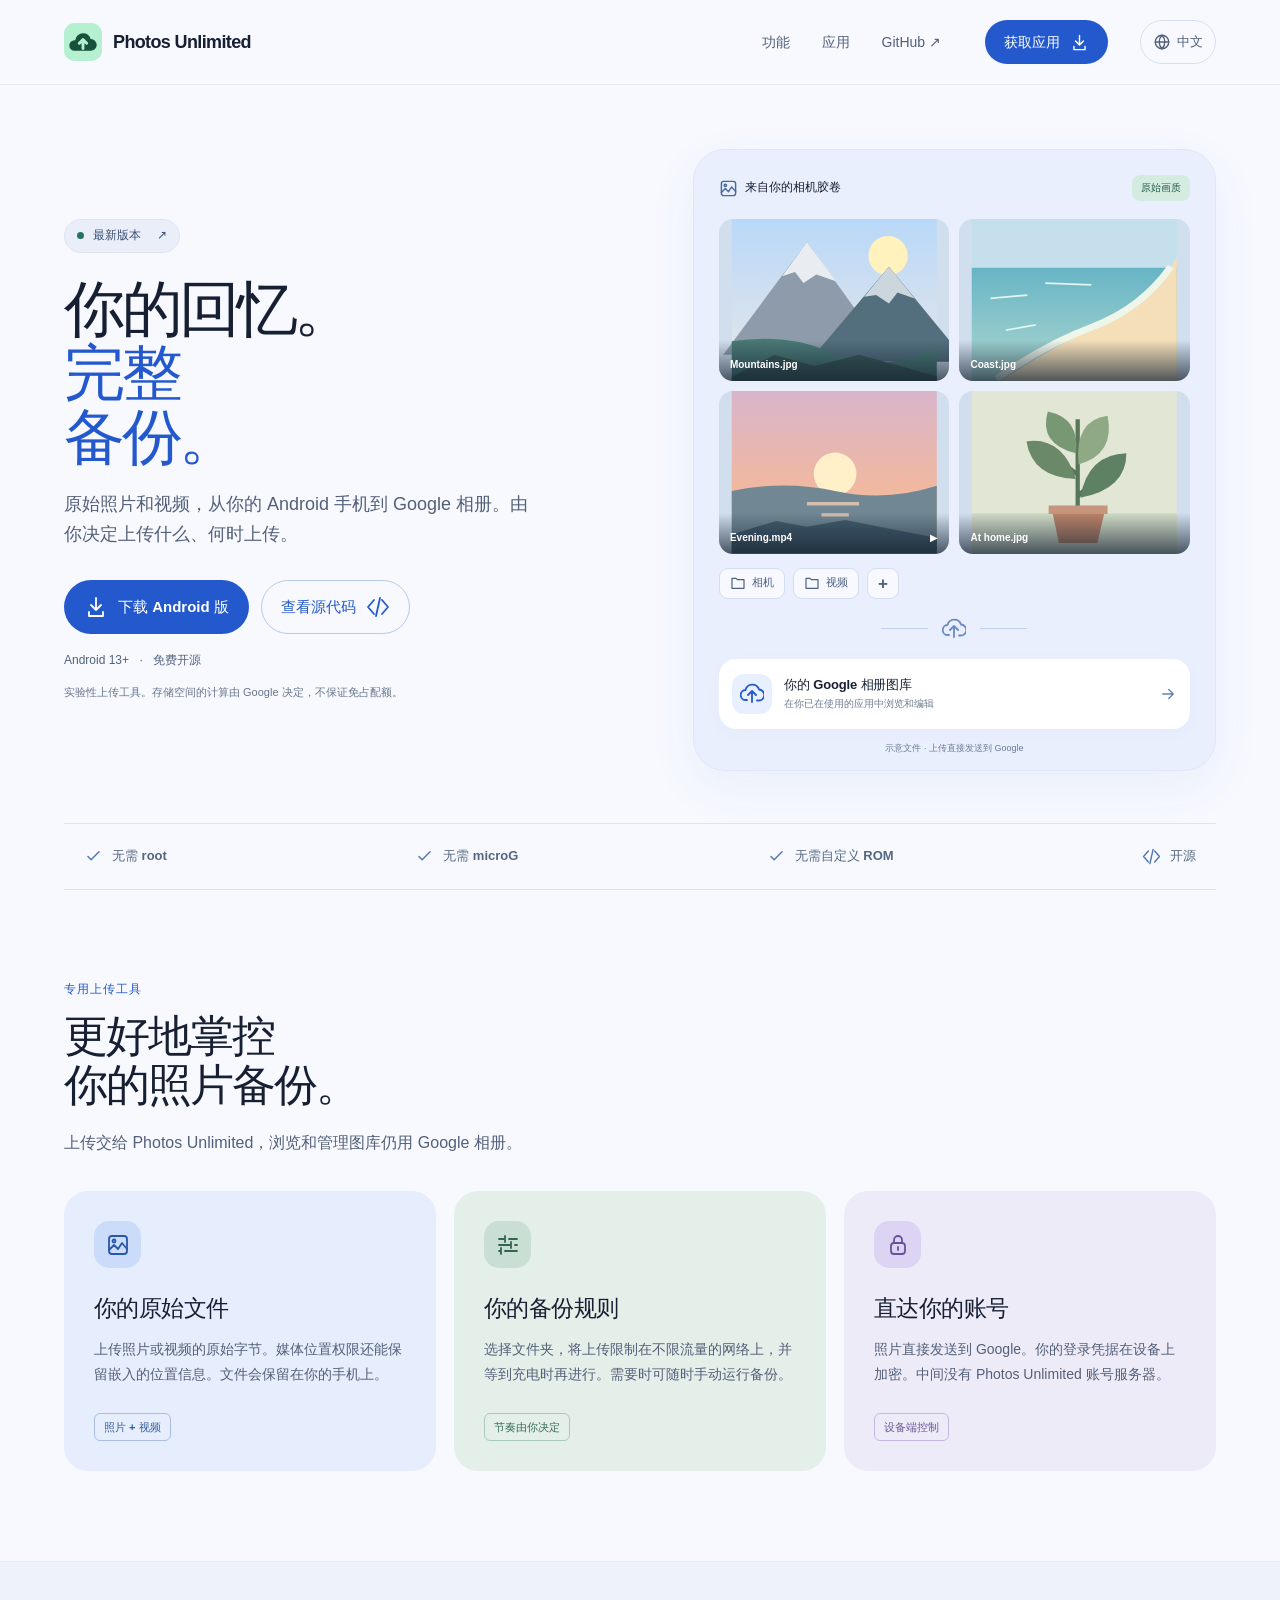
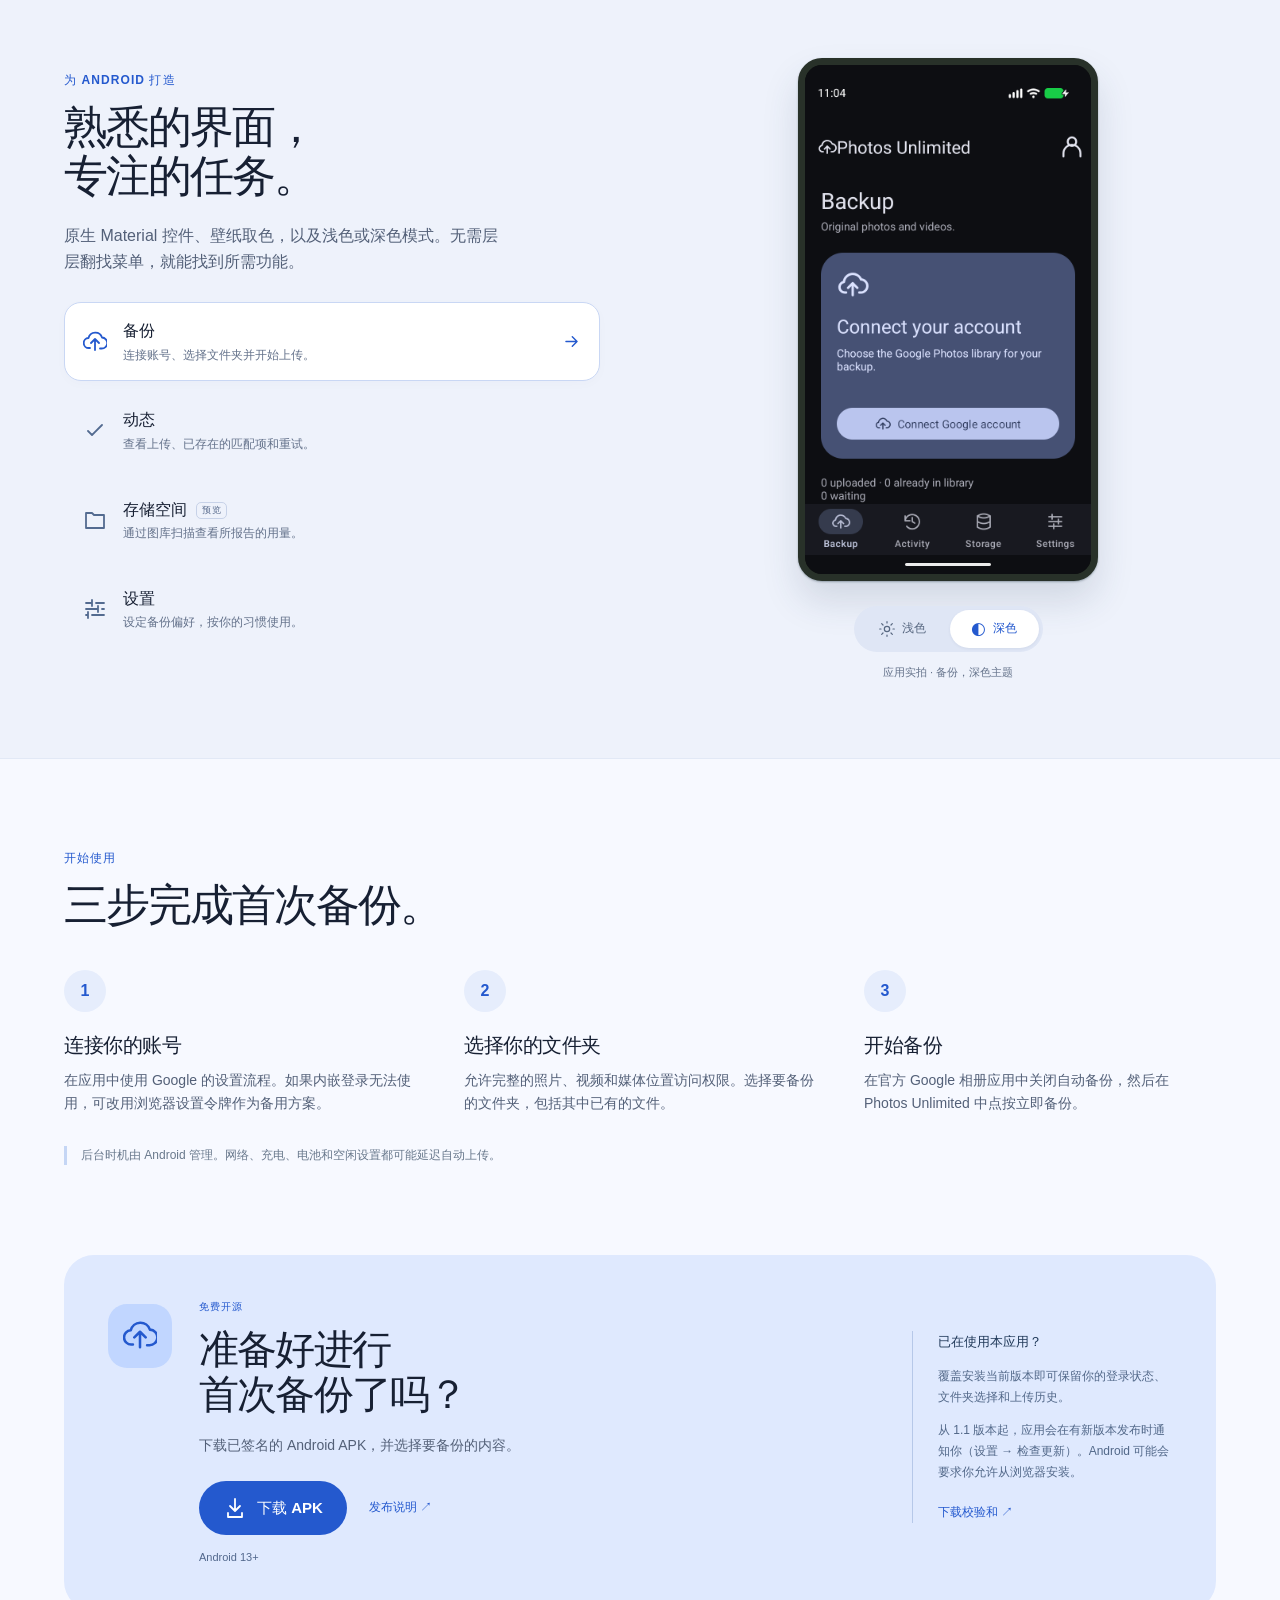
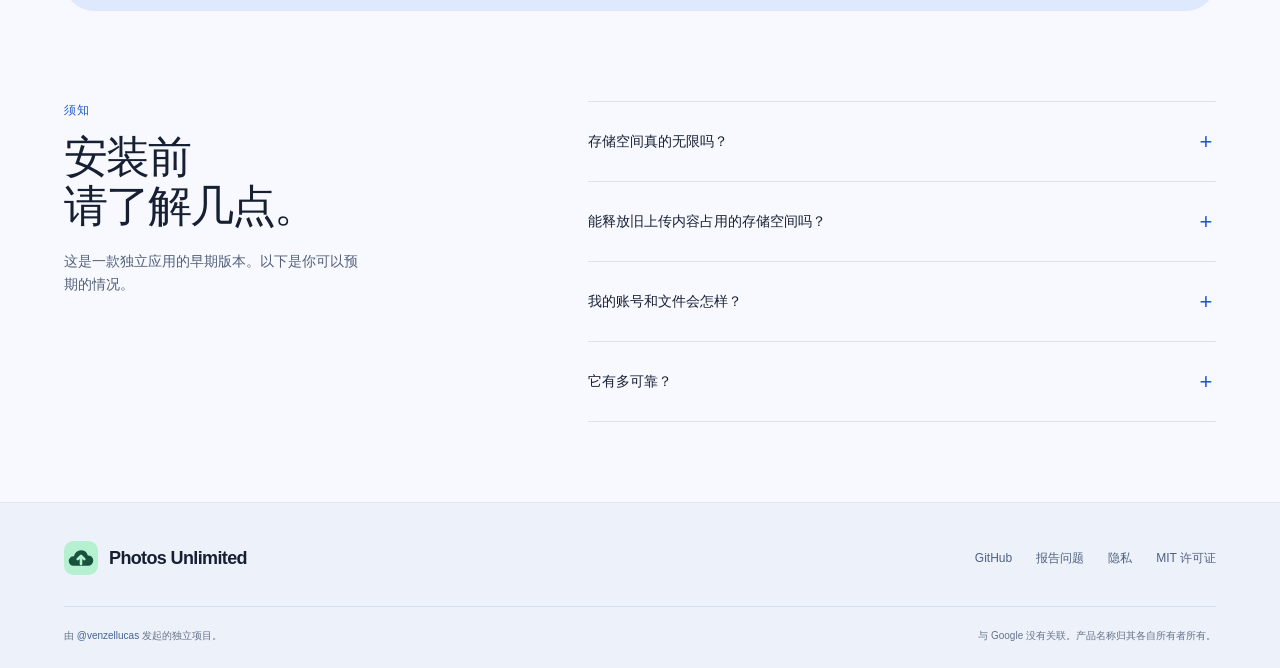
<file: docs/zh-Hans/index.html>
<!doctype html>
<html lang="zh-Hans" data-root="../">
<head>
  <meta charset="utf-8">
  <meta name="viewport" content="width=device-width,initial-scale=1">
  <meta name="theme-color" content="#f7f9ff">
  <title>Photos Unlimited — Android 原始照片备份</title>
  <meta name="description" content="将原始照片和视频备份到 Google 相册。自选文件夹，自行控制上传时机，并继续使用你熟悉的 Google 相册应用。Android 免费开源应用。">
  <link rel="canonical" href="https://venzellucas.github.io/photos-unlimited/zh-Hans/">
  <link rel="alternate" hreflang="en" href="https://venzellucas.github.io/photos-unlimited/">
  <link rel="alternate" hreflang="pt-BR" href="https://venzellucas.github.io/photos-unlimited/pt-BR/">
  <link rel="alternate" hreflang="es" href="https://venzellucas.github.io/photos-unlimited/es/">
  <link rel="alternate" hreflang="zh-Hans" href="https://venzellucas.github.io/photos-unlimited/zh-Hans/">
  <link rel="alternate" hreflang="ja" href="https://venzellucas.github.io/photos-unlimited/ja/">
  <link rel="alternate" hreflang="x-default" href="https://venzellucas.github.io/photos-unlimited/">
  <link rel="icon" href="../icon.svg" type="image/svg+xml">
  <meta property="og:type" content="website">
  <meta property="og:title" content="Photos Unlimited — Android 原始照片备份">
  <meta property="og:description" content="你的文件夹，你的原件。专为 Google 相册打造的 Android 上传工具。">
  <meta property="og:url" content="https://venzellucas.github.io/photos-unlimited/zh-Hans/">
  <meta property="og:image" content="https://venzellucas.github.io/photos-unlimited/media/backup-dark.png">
  <link rel="stylesheet" href="../style.css">
  <script type="application/json" id="site-text">{"screens":{"backup":{"label":"备份","description":"显示“连接你的账号”"},"activity":{"label":"动态","description":"上传历史为空"},"storage":{"label":"存储空间","description":"显示连接账号前的图库扫描预览"},"settings":{"label":"设置","description":"显示备份偏好设置和主题控件"}},"themes":{"dark":"深色","light":"浅色"},"alt":"应用的{theme}{screen}界面，{description}","label":"{screen}，{theme}主题","caption":"应用实拍 · {label}"}</script>
  <script src="../site.js" defer></script>
</head>
<body>
<svg class="svg-library" xmlns="http://www.w3.org/2000/svg" aria-hidden="true"><defs>
  <symbol id="i-upload" viewBox="0 0 24 24"><path d="M7 18H6a5 5 0 0 1-.5-10A7 7 0 0 1 19 7.5a5.5 5.5 0 0 1-.5 11H17M12 20V9m-4 4 4-4 4 4"/></symbol>
  <symbol id="i-arrow" viewBox="0 0 24 24"><path d="M5 12h14m-6-6 6 6-6 6"/></symbol>
  <symbol id="i-download" viewBox="0 0 24 24"><path d="M12 3v12m-5-5 5 5 5-5M5 17v4h14v-4"/></symbol>
  <symbol id="i-folder" viewBox="0 0 24 24"><path d="M3 7V5h6l2 2h10v13H3Z"/></symbol>
  <symbol id="i-photo" viewBox="0 0 24 24"><rect x="3" y="3" width="18" height="18" rx="3"/><circle cx="8" cy="8" r="1.5"/><path d="m3 17 5-5 4 4 4-6 5 6"/></symbol>
  <symbol id="i-globe" viewBox="0 0 24 24"><circle cx="12" cy="12" r="9"/><path d="M3 12h18M12 3c2.5 2.6 3.8 5.6 3.8 9s-1.3 6.4-3.8 9c-2.5-2.6-3.8-5.6-3.8-9S9.5 5.6 12 3Z"/></symbol>
  <symbol id="i-check" viewBox="0 0 24 24"><path d="m5 12 4 4L19 6"/></symbol>
  <symbol id="i-lock" viewBox="0 0 24 24"><rect x="5" y="10" width="14" height="11" rx="3"/><path d="M8 10V7a4 4 0 0 1 8 0v3m-4 4v3"/></symbol>
  <symbol id="i-tune" viewBox="0 0 24 24"><path d="M3 6h6m4 0h8M3 12h12m4 0h2M3 18h2m4 0h12M9 3v6m6 0v6M5 15v6"/></symbol>
  <symbol id="i-code" viewBox="0 0 24 24"><path d="m8 5-6 7 6 7m8-14 6 7-6 7M14 3l-4 18"/></symbol>
  <symbol id="i-sun" viewBox="0 0 24 24"><circle cx="12" cy="12" r="4"/><path d="M12 1v2m0 18v2M1 12h2m18 0h2M4 4l2 2m12 12 2 2M4 20l2-2M18 6l2-2"/></symbol>
</defs></svg>
<a class="skip" href="#main">跳到正文</a>
<header class="site-header"><div class="wrap nav-row">
  <a class="brand" href="./"><img src="../icon.svg" width="38" height="38" alt=""><span>Photos Unlimited</span></a>
  <nav aria-label="主导航"><a href="#features">功能</a><a href="#app">应用</a><a href="https://github.com/venzellucas/photos-unlimited/blob/main/README.zh-Hans.md">GitHub <span aria-hidden="true">↗</span></a></nav>
  <a class="button compact" href="#download">获取应用 <svg class="icon" aria-hidden="true"><use href="#i-download"/></svg></a>
  <details class="lang"><summary aria-label="语言：简体中文"><svg class="icon" aria-hidden="true"><use href="#i-globe"/></svg><span>中文</span></summary><ul><li><a href="../" hreflang="en" lang="en">English</a></li><li><a href="../pt-BR/" hreflang="pt-BR" lang="pt-BR">Português (Brasil)</a></li><li><a href="../es/" hreflang="es" lang="es">Español</a></li><li><a href="../zh-Hans/" hreflang="zh-Hans" lang="zh-Hans" aria-current="page">简体中文</a></li><li><a href="../ja/" hreflang="ja" lang="ja">日本語</a></li></ul></details>
</div></header>
<main id="main">
<section class="wrap hero" aria-labelledby="hero-title">
  <div class="hero-copy">
    <a class="release-badge" href="https://github.com/venzellucas/photos-unlimited/releases/latest"><span class="status-dot" aria-hidden="true"></span> 最新版本 <span aria-hidden="true">↗</span></a>
    <h1 id="hero-title">你的回忆。<br><span>完整<br class="hero-break">备份。</span></h1>
    <p class="hero-description">原始照片和视频，从你的 Android 手机到 Google 相册。由你决定上传什么、何时上传。</p>
    <div class="hero-actions"><a class="button" href="https://github.com/venzellucas/photos-unlimited/releases/latest/download/Photos-Unlimited.apk"><svg class="icon" aria-hidden="true"><use href="#i-download"/></svg> 下载 Android 版</a><a class="button secondary" href="https://github.com/venzellucas/photos-unlimited/blob/main/README.zh-Hans.md">查看源代码 <svg class="icon" aria-hidden="true"><use href="#i-code"/></svg></a></div>
    <p class="hero-meta">Android 13+ <span>·</span> 免费开源</p>
    <p class="hero-note">实验性上传工具。存储空间的计算由 Google 决定，不保证免占配额。</p>
  </div>
  <figure class="backup-visual" aria-label="示意图：所选的照片和视频文件夹直接上传到 Google 相册">
    <div class="visual-top"><span><svg class="icon" aria-hidden="true"><use href="#i-photo"/></svg> 来自你的相机胶卷</span><span class="original-pill">原始画质</span></div>
    <div class="photo-grid" aria-hidden="true">
      <div class="landscape mountain"><svg viewBox="0 0 240 190"><defs><linearGradient id="sky-a" x2="0" y2="1"><stop stop-color="#b9d8f8"/><stop offset="1" stop-color="#e8e7e8"/></linearGradient></defs><path fill="url(#sky-a)" d="M0 0h240v190H0z"/><circle fill="#fff2bd" cx="183" cy="43" r="23"/><path fill="#8d9bab" d="m-10 159 98-132 95 132"/><path fill="#e9edf2" d="m59 67 29-40 34 46-23-8-15 10-10-13Z"/><path fill="#536f7e" d="m90 167 94-111 91 111"/><path fill="#cbd7dd" d="m155 91 29-35 30 37-20-7-10 13-15-10Z"/><path fill="#497875" d="M0 143q70-10 119 15t121-8v40H0Z"/><path fill="#365653" d="m0 185 50-26 47 13 52-13 91 25v6H0Z"/></svg><span>Mountains.jpg</span></div>
      <div class="landscape coast"><svg viewBox="0 0 240 190"><defs><linearGradient id="sea-a" x2="0" y2="1"><stop stop-color="#67b4c5"/><stop offset="1" stop-color="#afd9d1"/></linearGradient></defs><path fill="#c5e0ec" d="M0 0h240v190H0z"/><path fill="url(#sea-a)" d="M0 57h240v133H0z"/><path fill="#f4dfb9" d="M240 45q-28 49-89 78T34 190h206Z"/><path fill="none" stroke="#eef5e9" stroke-width="8" d="M233 56q-35 49-91 70T29 187"/><path fill="none" stroke="#e4f4f0" stroke-width="2" d="m22 93 43-4m21-14 54 2M40 130l35-6"/></svg><span>Coast.jpg</span></div>
      <div class="landscape sunset"><svg viewBox="0 0 240 190"><defs><linearGradient id="sunset-a" x2="0" y2="1"><stop stop-color="#d9b4ca"/><stop offset=".6" stop-color="#f0b8a0"/><stop offset="1" stop-color="#f7d1a1"/></linearGradient></defs><path fill="url(#sunset-a)" d="M0 0h240v190H0z"/><circle fill="#fff0c9" cx="121" cy="97" r="25"/><path fill="#718794" d="M0 117q61-13 121 0t119-6v79H0Z"/><path fill="none" stroke="#d3bdaf" stroke-width="4" d="M88 132h61m-44 13h32m-21 12h10"/><path fill="#425c6c" d="m0 168 52-16 36 7 45-8 107 21v18H0Z"/></svg><span>Evening.mp4 <b>▶</b></span></div>
      <div class="landscape plant"><svg viewBox="0 0 240 190"><path fill="#e1e6d5" d="M0 0h240v190H0z"/><path fill="#d0dac5" d="M0 143h240v47H0z"/><path fill="none" stroke="#58765a" stroke-width="5" d="M124 144V33m0 65L78 62m46 61 48-44"/><path fill="#789773" d="M122 73Q78 62 89 24q38 8 33 49"/><path fill="#6a8969" d="M122 103q-51-2-58-44 42-6 58 44"/><path fill="#8fa985" d="M125 86q-5-52 34-57 9 45-34 57"/><path fill="#5e8163" d="M127 125q9-51 54-52 0 42-54 52"/><path fill="#b98268" d="m93 135 9 43h45l10-43Z"/><path fill="#c7947c" d="M90 134h69v10H90Z"/></svg><span>At home.jpg</span></div>
    </div>
    <div class="folder-chips"><span><svg class="icon" aria-hidden="true"><use href="#i-folder"/></svg> 相机</span><span><svg class="icon" aria-hidden="true"><use href="#i-folder"/></svg> 视频</span><span class="add-folder" aria-hidden="true">+</span></div>
    <div class="transfer-line"><span></span><svg class="icon" aria-hidden="true"><use href="#i-upload"/></svg><span></span></div>
    <div class="destination"><div class="destination-icon"><svg class="icon" aria-hidden="true"><use href="#i-upload"/></svg></div><div><strong>你的 Google 相册图库</strong><small>在你已在使用的应用中浏览和编辑</small></div><svg class="icon arrow-icon" aria-hidden="true"><use href="#i-arrow"/></svg></div>
    <figcaption>示意文件 · 上传直接发送到 Google</figcaption>
  </figure>
</section>
<section class="wrap quick-facts" aria-label="应用要求"><span><svg class="icon" aria-hidden="true"><use href="#i-check"/></svg> 无需 root</span><span><svg class="icon" aria-hidden="true"><use href="#i-check"/></svg> 无需 microG</span><span><svg class="icon" aria-hidden="true"><use href="#i-check"/></svg> 无需自定义 ROM</span><span><svg class="icon" aria-hidden="true"><use href="#i-code"/></svg> 开源</span></section>
<section class="wrap section" id="features" aria-labelledby="features-title">
  <div class="section-heading"><p class="eyebrow">专用上传工具</p><h2 id="features-title">更好地掌控<br>你的照片备份。</h2><p>上传交给 Photos Unlimited，浏览和管理图库仍用 Google 相册。</p></div>
  <div class="feature-grid">
    <article class="feature-card blue"><div class="feature-icon"><svg class="icon" aria-hidden="true"><use href="#i-photo"/></svg></div><h3>你的原始文件</h3><p>上传照片或视频的原始字节。媒体位置权限还能保留嵌入的位置信息。文件会保留在你的手机上。</p><span class="feature-tag">照片 + 视频</span></article>
    <article class="feature-card green"><div class="feature-icon"><svg class="icon" aria-hidden="true"><use href="#i-tune"/></svg></div><h3>你的备份规则</h3><p>选择文件夹，将上传限制在不限流量的网络上，并等到充电时再进行。需要时可随时手动运行备份。</p><span class="feature-tag">节奏由你决定</span></article>
    <article class="feature-card lavender"><div class="feature-icon"><svg class="icon" aria-hidden="true"><use href="#i-lock"/></svg></div><h3>直达你的账号</h3><p>照片直接发送到 Google。你的登录凭据在设备上加密。中间没有 Photos Unlimited 账号服务器。</p><span class="feature-tag">设备端控制</span></article>
  </div>
</section>
<section class="app-section" id="app" aria-labelledby="app-title"><div class="wrap app-grid">
  <div class="app-copy"><p class="eyebrow">为 Android 打造</p><h2 id="app-title">熟悉的界面，<br>专注的任务。</h2><p class="app-intro">原生 Material 控件、壁纸取色，以及浅色或深色模式。无需层层翻找菜单，就能找到所需功能。</p>
    <div class="screen-tabs" role="tablist" aria-label="浏览应用界面">
      <button type="button" role="tab" id="tab-backup" aria-selected="true" aria-controls="screen-panel" data-screen="backup"><svg class="icon" aria-hidden="true"><use href="#i-upload"/></svg><span>备份<small>连接账号、选择文件夹并开始上传。</small></span><svg class="icon tab-arrow" aria-hidden="true"><use href="#i-arrow"/></svg></button>
      <button type="button" role="tab" id="tab-activity" aria-selected="false" aria-controls="screen-panel" tabindex="-1" data-screen="activity"><svg class="icon" aria-hidden="true"><use href="#i-check"/></svg><span>动态<small>查看上传、已存在的匹配项和重试。</small></span><svg class="icon tab-arrow" aria-hidden="true"><use href="#i-arrow"/></svg></button>
      <button type="button" role="tab" id="tab-storage" aria-selected="false" aria-controls="screen-panel" tabindex="-1" data-screen="storage"><svg class="icon" aria-hidden="true"><use href="#i-folder"/></svg><span>存储空间 <b class="preview-label">预览</b><small>通过图库扫描查看所报告的用量。</small></span><svg class="icon tab-arrow" aria-hidden="true"><use href="#i-arrow"/></svg></button>
      <button type="button" role="tab" id="tab-settings" aria-selected="false" aria-controls="screen-panel" tabindex="-1" data-screen="settings"><svg class="icon" aria-hidden="true"><use href="#i-tune"/></svg><span>设置<small>设定备份偏好，按你的习惯使用。</small></span><svg class="icon tab-arrow" aria-hidden="true"><use href="#i-arrow"/></svg></button>
    </div>
  </div>
  <div class="screen-panel" id="screen-panel" role="tabpanel" aria-labelledby="tab-backup" tabindex="0">
    <div class="screenshot-frame"><img id="app-screenshot" src="../media/backup-dark.png" width="720" height="1280" loading="lazy" alt="应用的深色备份界面，显示“连接你的账号”"></div>
    <div class="appearance-control" id="appearance-control" role="group" aria-label="备份界面外观"><button type="button" data-appearance="light" aria-pressed="false"><svg class="icon" aria-hidden="true"><use href="#i-sun"/></svg> 浅色</button><button type="button" data-appearance="dark" aria-pressed="true"><span aria-hidden="true">◐</span> 深色</button></div>
    <p class="screen-caption" id="screen-caption">应用实拍 · 备份，深色主题</p>
    <noscript><p>请启用 JavaScript 以切换界面预览。</p></noscript>
  </div>
</div></section>
<section class="wrap section setup-section" aria-labelledby="setup-title"><div class="section-heading"><p class="eyebrow">开始使用</p><h2 id="setup-title">三步完成首次备份。</h2></div>
  <ol class="setup-steps"><li><span class="step-number">1</span><h3>连接你的账号</h3><p>在应用中使用 Google 的设置流程。如果内嵌登录无法使用，可改用浏览器设置令牌作为备用方案。</p></li><li><span class="step-number">2</span><h3>选择你的文件夹</h3><p>允许完整的照片、视频和媒体位置访问权限。选择要备份的文件夹，包括其中已有的文件。</p></li><li><span class="step-number">3</span><h3>开始备份</h3><p>在官方 Google 相册应用中关闭自动备份，然后在 Photos Unlimited 中点按<strong>立即备份</strong>。</p></li></ol>
  <p class="scheduling-note">后台时机由 Android 管理。网络、充电、电池和空闲设置都可能延迟自动上传。</p>
</section>
<section class="wrap download-wrap" id="download" aria-labelledby="download-title"><div class="download-card">
  <div class="download-icon"><svg class="icon" aria-hidden="true"><use href="#i-upload"/></svg></div><div class="download-copy"><p class="eyebrow">免费开源</p><h2 id="download-title">准备好进行<br>首次备份了吗？</h2><p>下载已签名的 Android APK，并选择要备份的内容。</p><div class="download-actions"><a class="button" href="https://github.com/venzellucas/photos-unlimited/releases/latest/download/Photos-Unlimited.apk"><svg class="icon" aria-hidden="true"><use href="#i-download"/></svg> 下载 APK</a><a href="https://github.com/venzellucas/photos-unlimited/releases/latest">发布说明 <span aria-hidden="true">↗</span></a></div><p class="download-meta">Android 13+</p></div>
  <aside class="install-note"><strong>已在使用本应用？</strong><p>覆盖安装当前版本即可保留你的登录状态、文件夹选择和上传历史。</p><p>从 1.1 版本起，应用会在有新版本发布时通知你（设置 → 检查更新）。Android 可能会要求你允许从浏览器安装。</p><a href="https://github.com/venzellucas/photos-unlimited/releases/latest/download/SHA256SUMS.txt">下载校验和 <span aria-hidden="true">↗</span></a></aside>
</div></section>
<section class="wrap section faq-section" aria-labelledby="faq-title"><div><p class="eyebrow">须知</p><h2 id="faq-title">安装前<br>请了解几点。</h2><p>这是一款独立应用的早期版本。以下是你可以预期的情况。</p></div><div class="faq-list">
  <details><summary>存储空间真的无限吗？<span aria-hidden="true">+</span></summary><p>应用使用未公开的移动协议，并通过 Pixel 上传配置文件请求原始画质的处理方式。是否接受上传以及配额如何计算均由 Google 控制，因此上传被接受并不保证免占存储空间。在依赖本应用之前，请验证新的示例上传和实际存储用量。已存在的匹配项保留其原有的计费方式。</p></details>
  <details><summary>能释放旧上传内容占用的存储空间吗？<span aria-hidden="true">+</span></summary><p>可以，使用“释放存储空间”功能。每个项目的原件都会先对照 Google 自己的校验和逐字节验证，并保存在你的手机上，然后才会删除该项目并重新上传，因此日期和位置等嵌入的元数据保持完整。请先关闭 Google 相册备份。在 Google 相册内创建的相册、人脸分组和所做的编辑不会保留。建议先从少量项目开始。</p></details>
  <details><summary>我的账号和文件会怎样？<span aria-hidden="true">+</span></summary><p>应用直接把文件发送到 Google，并将你的登录凭据加密保存在 Android 应用的私有存储空间中，且不纳入 Android 备份。头像和可选的存储空间清单会缓存在本地。应用在打开期间每天会向 GitHub 查询一次是否有新版本；你可以关闭此功能。本项目没有自有的账号服务器，也没有分析 SDK。请阅读<a href="https://github.com/venzellucas/photos-unlimited/blob/main/PRIVACY.md">隐私说明</a>。</p></details>
  <details><summary>它有多可靠？<span aria-hidden="true">+</span></summary><p>核心上传功能已在真实设备上使用过。每个版本都会通过自动化测试和签名升级检查。1.0.0 版本还经过了独立的安全审查。实时存储计费情况尚未完全验证。Google 可能更改这些未公开的方法。传输中断后会从头重新传输该文件。支持动态照片；成对的 iPhone Live Photos 不会被替换。</p></details>
</div></section>
</main>
<footer class="site-footer"><div class="wrap footer-top"><a class="brand" href="./"><img src="../icon.svg" width="34" height="34" alt=""><span>Photos Unlimited</span></a><div class="footer-links"><a href="https://github.com/venzellucas/photos-unlimited/blob/main/README.zh-Hans.md">GitHub</a><a href="https://github.com/venzellucas/photos-unlimited/issues">报告问题</a><a href="https://github.com/venzellucas/photos-unlimited/blob/main/PRIVACY.md">隐私</a><a href="https://github.com/venzellucas/photos-unlimited/blob/main/LICENSE">MIT 许可证</a></div></div><div class="wrap footer-bottom"><p>由 <a href="https://github.com/venzellucas">@venzellucas</a> 发起的独立项目。</p><p>与 Google 没有关联。产品名称归其各自所有者所有。</p></div></footer>
</body>
</html>
</file>
<file: docs/style.css>
@charset "UTF-8";
:root{color-scheme:light;--ink:#172033;--muted:#536078;--blue:#2459ce;--blue-dark:#1544ae;--line:#dce3f0;--surface:#f7f9ff;--max:1152px;font-family:Arial,Helvetica,sans-serif;font-synthesis:none;text-rendering:optimizeLegibility;-webkit-font-smoothing:antialiased}
*{box-sizing:border-box}html{scroll-behavior:smooth;scroll-padding-top:92px}body{margin:0;background:var(--surface);color:var(--ink);font-size:16px;line-height:1.6}a{color:var(--blue);text-decoration:none}a:hover{text-decoration:underline}button,input{font:inherit}button{cursor:pointer}button,a{-webkit-tap-highlight-color:transparent}button:focus-visible,a:focus-visible,[tabindex]:focus-visible,summary:focus-visible{outline:3px solid #a54900;outline-offset:5px}img,svg{max-width:100%}img{display:block}button{color:inherit}h1,h2,h3,p,figure{margin:0}h1,h2,h3{line-height:1.12;letter-spacing:-.045em}h2{font-size:clamp(32px,3.4vw,45px);font-weight:600}h3{font-size:23px;font-weight:600;letter-spacing:-.025em}p{color:var(--muted)}.wrap{width:min(var(--max),calc(100% - 80px));margin-inline:auto}.icon{width:24px;height:24px;fill:none;stroke:currentColor;stroke-width:1.8;stroke-linecap:round;stroke-linejoin:round;flex-shrink:0}.svg-library{position:absolute;width:0;height:0;overflow:hidden}.skip{position:fixed;left:20px;top:-80px;z-index:100;background:white;padding:12px 20px;border-radius:12px}.skip:focus{top:16px}.button{display:inline-flex;align-items:center;justify-content:center;gap:10px;min-height:54px;padding:14px 23px;border:1px solid transparent;border-radius:999px;background:var(--blue);color:white;font-size:15px;font-weight:600;line-height:1.3;transition:background .16s,box-shadow .16s;white-space:nowrap}.button:hover{background:var(--blue-dark);box-shadow:0 3px 10px #2459ce22;text-decoration:none}.button.secondary{background:transparent;border-color:#b8c9eb;color:var(--blue)}.button.secondary:hover{background:#e9f0ff}.button.compact{min-height:44px;padding:11px 18px;font-size:14px}.compact .icon{width:19px;height:19px}.site-header{position:sticky;top:0;z-index:20;background:#f7f9fff2;border-bottom:1px solid #e5eaf4;backdrop-filter:blur(16px)}.nav-row{height:84px;display:flex;gap:32px;align-items:center;justify-content:space-between}.brand{display:inline-flex;align-items:center;gap:11px;color:var(--ink);font-size:18px;font-weight:600;letter-spacing:-.035em;white-space:nowrap}.brand:hover{text-decoration:none}.nav-row nav{display:flex;align-items:center;gap:32px;margin-left:auto}.nav-row nav a{font-size:14px;color:var(--muted);padding:12px 0}.nav-row>.button{margin-left:12px}.lang{position:relative}.lang summary{list-style:none;display:inline-flex;align-items:center;gap:6px;min-height:44px;padding:10px 12px;border:1px solid #d5def0;border-radius:999px;color:var(--muted);font-size:13px;font-weight:600;cursor:pointer;white-space:nowrap}.lang summary::-webkit-details-marker{display:none}.lang summary .icon{width:18px;height:18px}.lang summary:hover,.lang[open] summary{background:#e9f0ff;color:var(--blue)}.lang ul{position:absolute;right:0;top:calc(100% + 8px);z-index:30;min-width:200px;margin:0;padding:6px;list-style:none;background:var(--surface);border:1px solid #d5def0;border-radius:16px;box-shadow:0 10px 30px #1b2a4a22}.lang li a{display:block;padding:10px 14px;border-radius:10px;color:var(--ink);font-size:14px}.lang li a:hover{background:#e9f0ff;text-decoration:none}.lang li a[aria-current]{color:var(--blue);font-weight:600}
.hero{display:grid;grid-template-columns:1.08fr 1fr;gap:64px;align-items:center;padding-block:64px 52px}.release-badge{display:inline-flex;align-items:center;gap:9px;color:#385075;background:#e9eef9;border:1px solid #dce4f6;border-radius:999px;font-size:12px;font-weight:600;padding:6px 12px;min-height:34px}.release-badge>span:last-child{margin-left:7px}.status-dot{width:7px;height:7px;background:#25745b;border-radius:50%}h1{margin:24px 0 22px;font-size:clamp(44px,4.8vw,63px);font-weight:600;letter-spacing:-.055em;line-height:1.04}h1>span{color:var(--blue)}.hero-description{font-size:18px;line-height:1.65;max-width:470px}.hero-actions{display:flex;gap:12px;margin-top:30px;flex-wrap:wrap}.hero-actions .button{padding-inline:19px}.hero-meta{font-size:12px;margin-top:17px;color:#53627b}.hero-meta span{margin-inline:7px}.hero-note{max-width:435px;font-size:11px;line-height:1.6;margin-top:14px;color:#68758a}.backup-visual{padding:25px 25px 15px;background:#e9effd;border:1px solid #dee7fa;border-radius:32px;box-shadow:0 16px 50px #274c8910}.visual-top{display:flex;gap:8px;align-items:center;justify-content:space-between;font-size:12px;font-weight:600;margin-bottom:18px}.visual-top>span:first-child{display:flex;align-items:center;gap:7px}.visual-top .icon{width:19px;height:19px;color:#496a9e}.original-pill{padding:5px 9px;border-radius:8px;color:#255e4f;background:#d3ecdf;white-space:nowrap;font-size:10px}.photo-grid{display:grid;grid-template-columns:1fr 1fr;gap:10px}.landscape{position:relative;overflow:hidden;border-radius:14px;background:#d1deed;aspect-ratio:1.42}.landscape svg{display:block;width:100%;height:100%;object-fit:cover}.landscape>span{position:absolute;bottom:0;left:0;right:0;padding:17px 11px 8px;color:#fff;font-size:10px;font-weight:600;background:linear-gradient(transparent,#142232bb);display:flex;justify-content:space-between}.landscape b{font-size:10px}.folder-chips{display:flex;gap:8px;align-items:center;margin-top:14px}.folder-chips>span{display:inline-flex;align-items:center;gap:6px;background:#f7f9ff;color:#4c6081;border:1px solid #d4def1;border-radius:9px;padding:5px 10px;font-size:11px;font-weight:600;min-height:31px}.folder-chips .icon{width:16px;height:16px}.folder-chips .add-folder{padding:1px 10px;font-size:17px}.transfer-line{display:flex;align-items:center;gap:14px;justify-content:center;margin:18px 0;color:#6c8ac2}.transfer-line span{width:47px;height:1px;background:#c1d1ef}.destination{display:flex;align-items:center;gap:12px;background:#fff;border-radius:17px;padding:15px 13px;box-shadow:0 4px 15px #42639c08}.destination-icon{width:40px;height:40px;background:#e8efff;display:grid;place-items:center;border-radius:12px;color:var(--blue);flex-shrink:0}.destination strong{display:block;font-size:13px;font-weight:600;line-height:1.4;letter-spacing:-.01em}.destination small{display:block;margin-top:3px;font-size:10px;line-height:1.4;color:#6d7b91}.destination>.arrow-icon{margin-left:auto;width:18px;height:18px;color:#6382b4}.backup-visual figcaption{text-align:center;color:#687a98;font-size:9px;margin-top:12px}.quick-facts{display:flex;justify-content:space-between;gap:24px;border-block:1px solid var(--line);padding:22px 20px}.quick-facts span{display:flex;align-items:center;gap:9px;font-size:13px;font-weight:600;color:#556780}.quick-facts .icon{color:#5077b6;width:19px;height:19px}
.section{padding-block:90px}.section-heading{max-width:620px;margin-bottom:36px}.eyebrow{color:var(--blue);font-size:12px;font-weight:700;letter-spacing:.09em;text-transform:uppercase;margin-bottom:13px}.section-heading>p:last-child:not(.eyebrow){max-width:520px;margin-top:20px}.feature-grid{display:grid;grid-template-columns:repeat(3,1fr);gap:18px}.feature-card{display:flex;flex-direction:column;align-items:flex-start;padding:30px;border-radius:24px}.feature-card.blue{background:#e6edfc}.feature-card.green{background:#e4efe9}.feature-card.lavender{background:#eeebf9}.feature-icon{width:47px;height:47px;display:grid;place-items:center;border-radius:15px;background:#cbdcfb;color:#2957a7;margin-bottom:28px}.green .feature-icon{background:#c9dfd3;color:#326653}.lavender .feature-icon{background:#dcd4f2;color:#6b519a}.feature-card p{font-size:14px;line-height:1.75;margin-top:15px;margin-bottom:27px}.feature-tag{display:inline-block;font-size:11px;font-weight:600;line-height:1.3;border:1px solid #aabddf;border-radius:6px;padding:6px 9px;color:#345d9c;margin-top:auto}.green .feature-tag{color:#366c56;border-color:#a8cbbb}.lavender .feature-tag{color:#6c5695;border-color:#c5b7e0}
.app-section{padding:76px 0;background:#eef2fb;border-block:1px solid #e2e9f6}.app-grid{display:grid;grid-template-columns:1fr 1fr;gap:80px;align-items:center}.app-intro{max-width:440px;margin-top:22px;font-size:16px}.screen-tabs{display:grid;gap:10px;margin-top:28px}.screen-tabs button{display:flex;align-items:center;text-align:left;gap:16px;width:100%;background:transparent;border:1px solid transparent;padding:17px 18px;border-radius:17px;transition:background .15s,border-color .15s}.screen-tabs button:hover{background:#e2e9f7}.screen-tabs button[aria-selected=true]{background:#fff;border-color:#c9d7f4;box-shadow:0 3px 12px #28446e05}.screen-tabs button>.icon:first-child{color:#536b90}.screen-tabs button[aria-selected=true]>.icon:first-child{color:var(--blue)}.screen-tabs button>span{font-size:16px;font-weight:600;line-height:1.4}.screen-tabs small{display:block;font-size:12px;color:#63718a;font-weight:400;margin-top:4px}.screen-tabs .tab-arrow{color:var(--blue);width:19px;height:19px;margin-left:auto;opacity:0}.screen-tabs button[aria-selected=true] .tab-arrow{opacity:1}.preview-label{display:inline-block;vertical-align:middle;font-size:9px;font-weight:600;border:1px solid #c7d2e8;border-radius:5px;padding:1px 5px;margin-left:5px;color:#596c8e;letter-spacing:.03em}.screen-panel{display:flex;flex-direction:column;align-items:center;justify-content:center;padding:20px 20px 0;border-radius:28px;min-width:0}.screenshot-frame{width:300px;border-radius:24px;overflow:hidden;background:#101410;border:7px solid #283129;box-shadow:0 20px 36px #2d435e26,0 1px 2px #22374060}.screenshot-frame img{width:100%;height:auto;aspect-ratio:9/16;object-fit:contain}.appearance-control{display:flex;gap:3px;background:#dfe6f5;padding:4px;border-radius:999px;margin-top:25px;min-height:44px}.appearance-control[hidden]{display:none}.appearance-control button{border:0;border-radius:999px;min-width:89px;min-height:38px;padding:8px 14px;display:flex;gap:7px;align-items:center;justify-content:center;background:transparent;font-size:12px;color:#586881}.appearance-control button[aria-pressed=true]{background:white;color:var(--blue);box-shadow:0 1px 3px #30456d13}.appearance-control .icon{width:16px;height:16px}.appearance-control button>span{font-size:17px;line-height:1}.screen-caption{font-size:11px;color:#65738b;margin-top:12px;text-align:center;min-height:18px}.screen-panel:has(.appearance-control[hidden]) .screen-caption{margin-top:37px;margin-bottom:32px}
.setup-steps{display:grid;grid-template-columns:repeat(3,1fr);gap:48px;padding:0;list-style:none;margin:40px 0 0}.step-number{display:grid;place-items:center;width:42px;height:42px;border-radius:50%;background:#e6edfc;color:var(--blue);font-size:16px;font-weight:600;margin-bottom:22px}.setup-steps h3{font-size:20px}.setup-steps p{font-size:14px;margin-top:13px}.scheduling-note{font-size:12px;margin-top:32px;border-left:3px solid #c5d6f5;padding-left:14px;color:#68788c}.download-wrap{scroll-margin-top:20px}.download-card{display:grid;grid-template-columns:64px 1fr 260px;gap:27px;align-items:start;background:#dfe9fe;border-radius:30px;padding:44px}.download-icon{height:64px;width:64px;border-radius:19px;background:#c1d6ff;display:grid;place-items:center;color:var(--blue);margin-top:5px}.download-icon .icon{width:34px;height:34px}.download-copy .eyebrow{font-size:10px;margin-bottom:12px}.download-copy h2{font-size:40px}.download-copy>p:not(.eyebrow):not(.download-meta){font-size:14px;margin-top:17px;max-width:350px}.download-actions{display:flex;align-items:center;gap:22px;margin-top:25px;flex-wrap:wrap}.download-actions>a:not(.button){font-size:12px;font-weight:600}.download-meta{font-size:11px;margin-top:14px;color:#52688d}.install-note{border-left:1px solid #b6c8e9;padding-left:25px;margin-top:32px;font-size:12px;line-height:1.75;color:#3f5680}.install-note strong{font-size:13px;color:#203959}.install-note p{color:#526889;margin-top:12px}.install-note a{display:inline-block;margin-top:19px;font-weight:600}.faq-section{display:grid;grid-template-columns:.9fr 1.3fr;gap:90px;padding-bottom:80px}.faq-section>div:first-child>p:last-child{font-size:14px;max-width:300px;margin-top:20px}.faq-list details{border-bottom:1px solid var(--line)}.faq-list details:first-child{border-top:1px solid var(--line)}.faq-list summary{padding:23px 0;display:flex;justify-content:space-between;align-items:center;gap:25px;list-style:none;font-weight:600;font-size:14px;cursor:pointer;line-height:1.5}.faq-list summary::-webkit-details-marker{display:none}.faq-list summary>span{color:var(--blue);font-size:22px;font-weight:400;flex-shrink:0;width:20px;text-align:center}.faq-list details[open] summary>span{transform:rotate(45deg)}.faq-list details p{font-size:13px;line-height:1.8;padding:0 22px 24px 0}.site-footer{background:#edf1f9;border-top:1px solid #dfe6f3;padding:34px 0 24px}.footer-top{display:flex;align-items:center;justify-content:space-between;gap:24px}.footer-links{display:flex;gap:24px}.footer-links a{font-size:12px;color:#4f6181;padding-block:12px}.footer-bottom{display:flex;justify-content:space-between;gap:30px;border-top:1px solid #d6dfef;margin-top:26px;padding-top:21px}.footer-bottom p{font-size:10px;color:#65738b}.footer-bottom a{color:#466493}
@media(min-width:1450px){.hero{padding-block:80px 66px}}
@media(max-width:1100px){.wrap{width:calc(100% - 56px)}.hero{gap:36px}.hero-actions .button{font-size:13px;padding-inline:16px}.hero-actions .icon{width:20px;height:20px}.backup-visual{padding:20px 20px 13px}.visual-top{font-size:11px}.original-pill{font-size:9px}.feature-card{padding:25px}.app-grid{gap:40px}.download-card{grid-template-columns:1fr 240px;gap:30px}.download-icon{display:none}.faq-section{gap:55px}}
@media(max-width:850px){.nav-row{height:75px;gap:20px}.nav-row nav{gap:20px}.nav-row nav a:last-child{display:none}.nav-row>.button{margin-left:0}.hero{grid-template-columns:1fr 1fr;gap:27px;padding-block:48px 40px}h1{font-size:45px}.hero-description{font-size:16px}.hero-actions{gap:10px}.hero-actions .button{min-height:48px}.hero-note{font-size:10px}.backup-visual{padding:16px 16px 12px;border-radius:25px}.visual-top>span:first-child .icon{display:none}.original-pill{font-size:8px;padding:4px 6px}.visual-top{font-size:10px;gap:6px}.photo-grid{gap:8px}.destination{gap:9px;padding:12px 10px}.destination strong{font-size:11px}.destination small{font-size:9px}.destination-icon{width:32px;height:32px;border-radius:10px}.destination-icon .icon{width:21px;height:21px}.destination>.arrow-icon{display:none}.quick-facts{gap:14px;padding-inline:0}.quick-facts span{font-size:11px;gap:5px}.quick-facts .icon{width:16px;height:16px}.section{padding-block:65px}.feature-grid{gap:12px}.feature-card{padding:22px}.feature-card h3{font-size:20px}.feature-card p{font-size:13px}.feature-tag{font-size:10px}.app-grid{gap:24px;grid-template-columns:1.1fr 1fr}.app-section{padding-block:54px}.app-intro{font-size:14px}.screen-panel{padding:8px 0 0}.screenshot-frame{width:min(100%,270px)}.screen-tabs button{padding:14px 12px;gap:12px}.screen-tabs .tab-arrow{display:none}.screen-tabs small{font-size:11px}.screen-tabs button>span{font-size:14px}.setup-steps{gap:25px}.setup-steps h3{font-size:18px}.setup-steps p{font-size:13px}.download-card{padding:34px;grid-template-columns:1.2fr 1fr}.download-copy h2{font-size:34px}.download-actions{gap:15px}.download-actions .button{font-size:13px}.install-note{padding-left:23px}.faq-section{gap:35px;grid-template-columns:.85fr 1.15fr}.faq-list summary{font-size:13px}.footer-links{gap:16px}.footer-top .brand{font-size:16px}}
@media(max-width:650px){html{scroll-padding-top:82px}.wrap{width:calc(100% - 40px)}.nav-row{height:72px;gap:14px}.brand{font-size:16px;gap:9px}.brand img{width:33px;height:33px}.nav-row nav{display:none}.nav-row>.button{font-size:12px;padding:11px 14px}.nav-row>.button .icon{display:none}.lang summary{padding-inline:10px}.lang summary span{display:none}.hero{display:flex;flex-direction:column;align-items:stretch;padding-block:36px 30px;gap:35px}.hero-copy{max-width:500px}.release-badge{font-size:11px;min-height:32px}h1{font-size:clamp(43px,8.5vw,58px);margin-top:23px;margin-bottom:20px;line-height:1.06}.hero-break{display:none}.hero-description{font-size:16px;max-width:410px}.hero-actions{margin-top:25px;gap:9px}.hero-actions .button{font-size:13px;padding:14px 16px;min-height:50px}.hero-meta{font-size:10px;margin-top:15px}.hero-meta span{margin-inline:4px}.hero-note{font-size:10px;max-width:370px;margin-top:11px}.backup-visual{width:100%;max-width:440px;align-self:center;padding:20px 20px 13px;border-radius:26px}.visual-top{font-size:11px;margin-bottom:16px}.visual-top>span:first-child .icon{display:block;width:17px;height:17px}.original-pill{font-size:9px;padding:5px 7px}.photo-grid{gap:9px}.landscape{aspect-ratio:1.45;border-radius:12px}.landscape>span{font-size:9px}.folder-chips{margin-top:12px}.transfer-line{margin-block:15px}.destination{padding:13px;gap:10px}.destination-icon{width:36px;height:36px}.destination strong{font-size:12px}.destination small{font-size:9px}.destination>.arrow-icon{display:block;width:16px;height:16px}.quick-facts{display:grid;grid-template-columns:1fr 1fr;gap:13px 10px;padding:20px 0}.quick-facts span{font-size:11px;gap:8px}.quick-facts .icon{width:18px;height:18px}.section{padding-block:54px}.section-heading{margin-bottom:27px}.eyebrow{font-size:10px;margin-bottom:12px}h2{font-size:32px;line-height:1.15;letter-spacing:-.04em}.section-heading>p:last-child:not(.eyebrow){font-size:14px;margin-top:16px}.feature-grid{grid-template-columns:1fr;gap:13px}.feature-card{padding:26px;border-radius:22px}.feature-icon{margin-bottom:22px;width:42px;height:42px;border-radius:13px}.feature-card h3{font-size:23px}.feature-card p{font-size:14px;margin:13px 0 21px}.feature-tag{font-size:10px}.app-section{padding-block:48px}.app-grid{grid-template-columns:1fr;gap:35px}.app-intro{font-size:14px;margin-top:17px}.screen-tabs{margin-top:24px;gap:7px}.screen-tabs button{padding:14px;gap:14px;border-radius:14px}.screen-tabs button>span{font-size:14px}.screen-tabs small{font-size:11px}.screen-tabs .tab-arrow{display:block}.screen-panel{padding:0 12px;max-width:100%}.screenshot-frame{width:280px}.appearance-control{margin-top:22px}.setup-steps{grid-template-columns:1fr;gap:27px;margin-top:28px}.setup-steps li{position:relative;padding-left:58px}.step-number{position:absolute;left:0;top:0;width:36px;height:36px;font-size:14px}.setup-steps h3{font-size:19px;margin-top:4px}.setup-steps p{font-size:13px;margin-top:10px}.scheduling-note{font-size:11px;line-height:1.7;margin-top:27px}.download-card{display:block;padding:28px 25px;border-radius:24px}.download-copy h2{font-size:35px}.download-copy>p:not(.eyebrow):not(.download-meta){font-size:14px}.download-actions{gap:22px;margin-top:24px}.download-actions .button{min-height:50px;padding-inline:18px}.download-actions>a:not(.button){font-size:11px}.install-note{border-left:0;border-top:1px solid #b6c8e9;padding:22px 0 0;margin-top:27px;font-size:12px}.install-note strong{font-size:13px}.install-note p{margin-top:9px}.install-note a{margin-top:12px}.faq-section{grid-template-columns:1fr;gap:28px;padding-bottom:50px}.faq-section>div:first-child>p:last-child{font-size:14px}.faq-list summary{font-size:13px;padding-block:21px;gap:20px}.faq-list details p{font-size:13px;padding-right:5px}.footer-top{align-items:flex-start;flex-direction:column;gap:20px}.footer-links{gap:18px;flex-wrap:wrap}.footer-links a{font-size:11px;padding-block:5px}.footer-bottom{flex-direction:column;gap:10px;margin-top:24px;padding-top:19px}.footer-bottom p{font-size:10px}.site-footer{padding-block:28px 24px}}
@media(max-width:360px){.wrap{width:calc(100% - 32px)}.brand{font-size:14px;gap:7px}.brand img{width:30px;height:30px}.nav-row>.button{font-size:11px;padding-inline:12px}h1{font-size:41px}.hero-actions{gap:8px}.hero-actions .button{font-size:11px;padding-inline:12px;gap:7px}.hero-actions .icon{width:16px;height:16px}.hero-meta{font-size:9px}.backup-visual{padding:16px 14px 12px}.visual-top{font-size:10px}.visual-top>span:first-child .icon{display:none}.destination small{font-size:8px}.destination strong{font-size:11px}.destination>.arrow-icon{display:none}.section-heading h2{font-size:30px}.download-card{padding:26px 21px}.download-actions{gap:16px}.download-actions .button{font-size:12px;padding-inline:14px}.download-actions>a:not(.button){font-size:10px}.download-actions .icon{width:20px;height:20px}.screen-tabs small{font-size:10px}.screen-tabs button{gap:10px}.footer-links{gap:14px}}
@media(prefers-reduced-motion:reduce){html{scroll-behavior:auto}*,*::before,*::after{transition:none!important;animation:none!important}}
</file>
